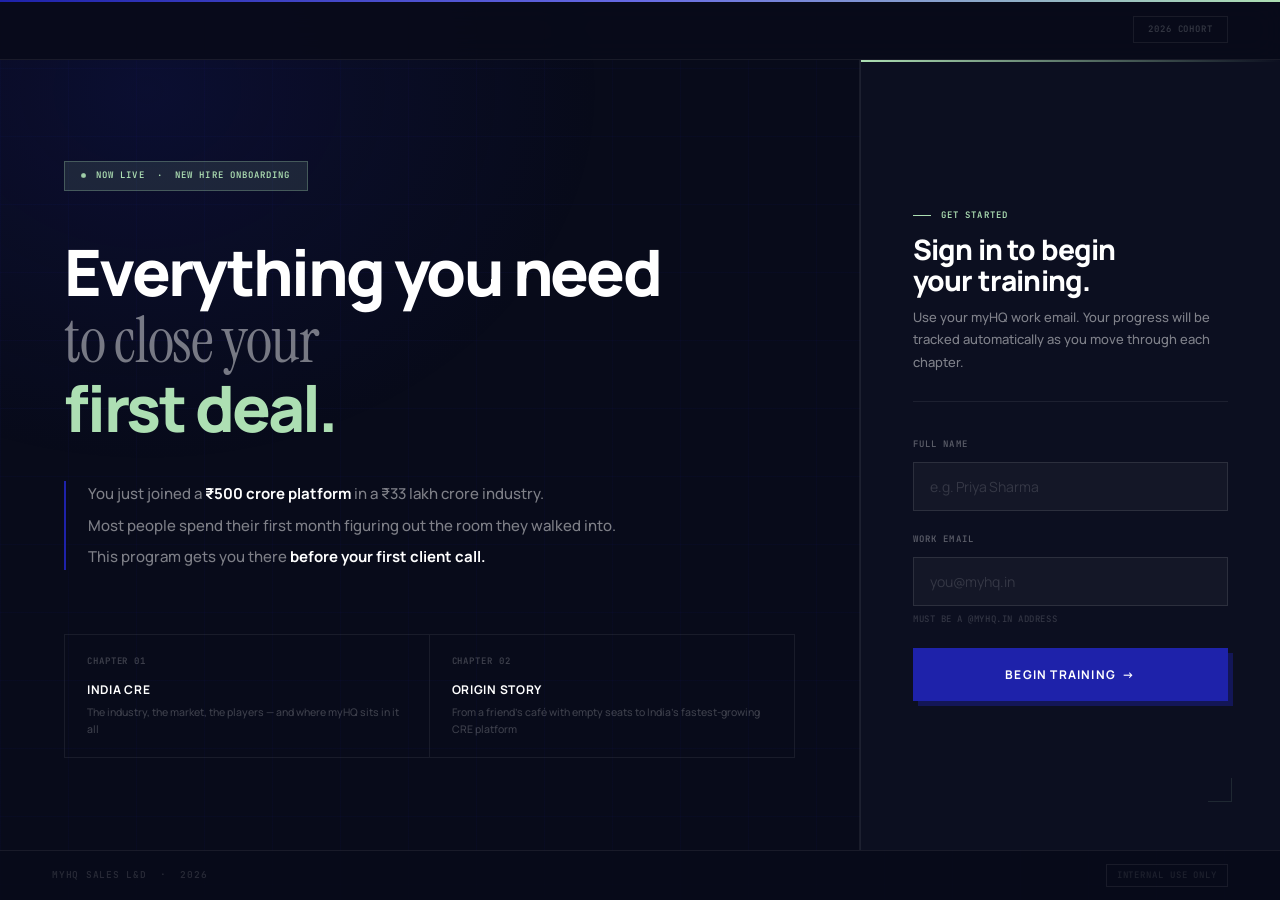
<file: index.html>
<!DOCTYPE html>
<html lang="en">
<head>
  <meta charset="UTF-8">
  <meta name="viewport" content="width=device-width, initial-scale=1.0">
  <meta http-equiv="refresh" content="0; url=landing.html">
  <title>myHQ Training</title>
  <style>body{font-family:system-ui,sans-serif;background:#080B1A;display:flex;align-items:center;justify-content:center;height:100vh;margin:0;}p{color:rgba(255,255,255,0.4);font-size:13px;}a{color:#ADDFB3;}</style>
</head>
<body>
  <p>Redirecting… <a href="landing.html">click here if not redirected</a></p>
</body>
</html>
</file>
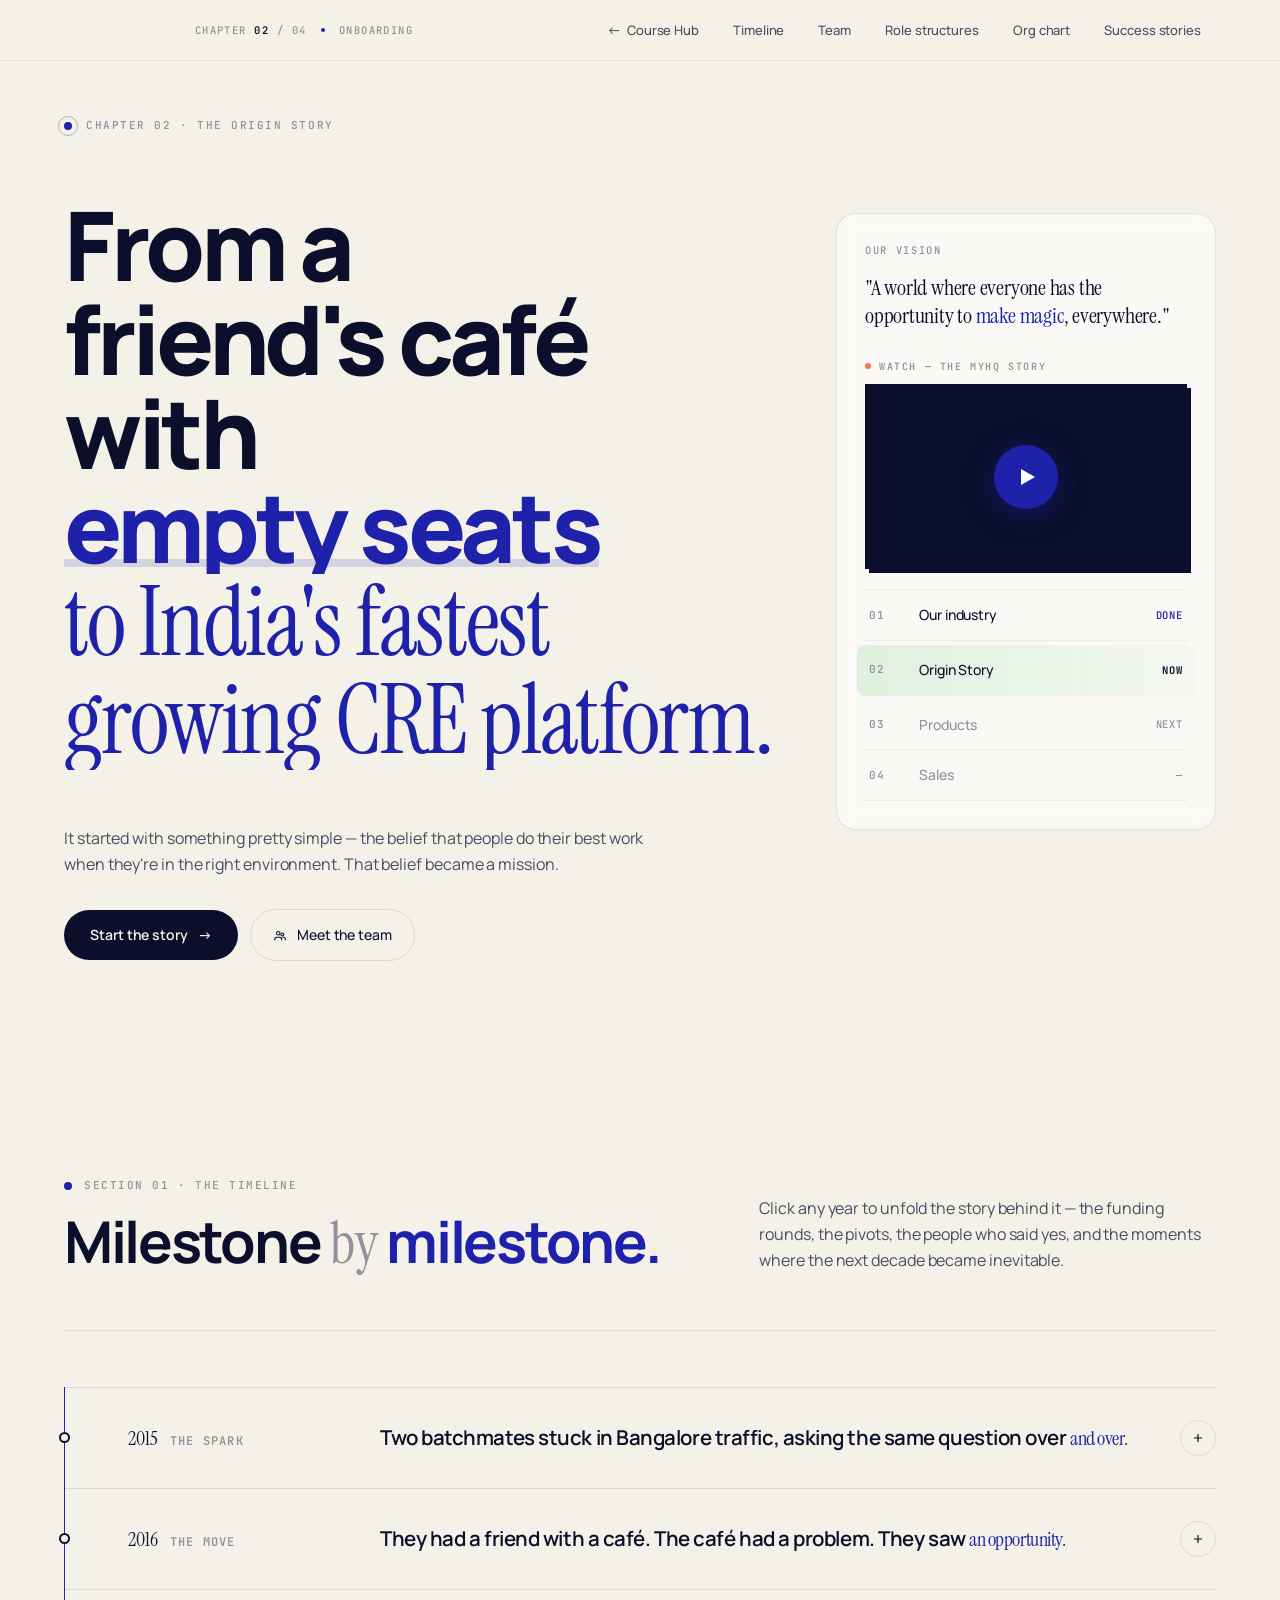
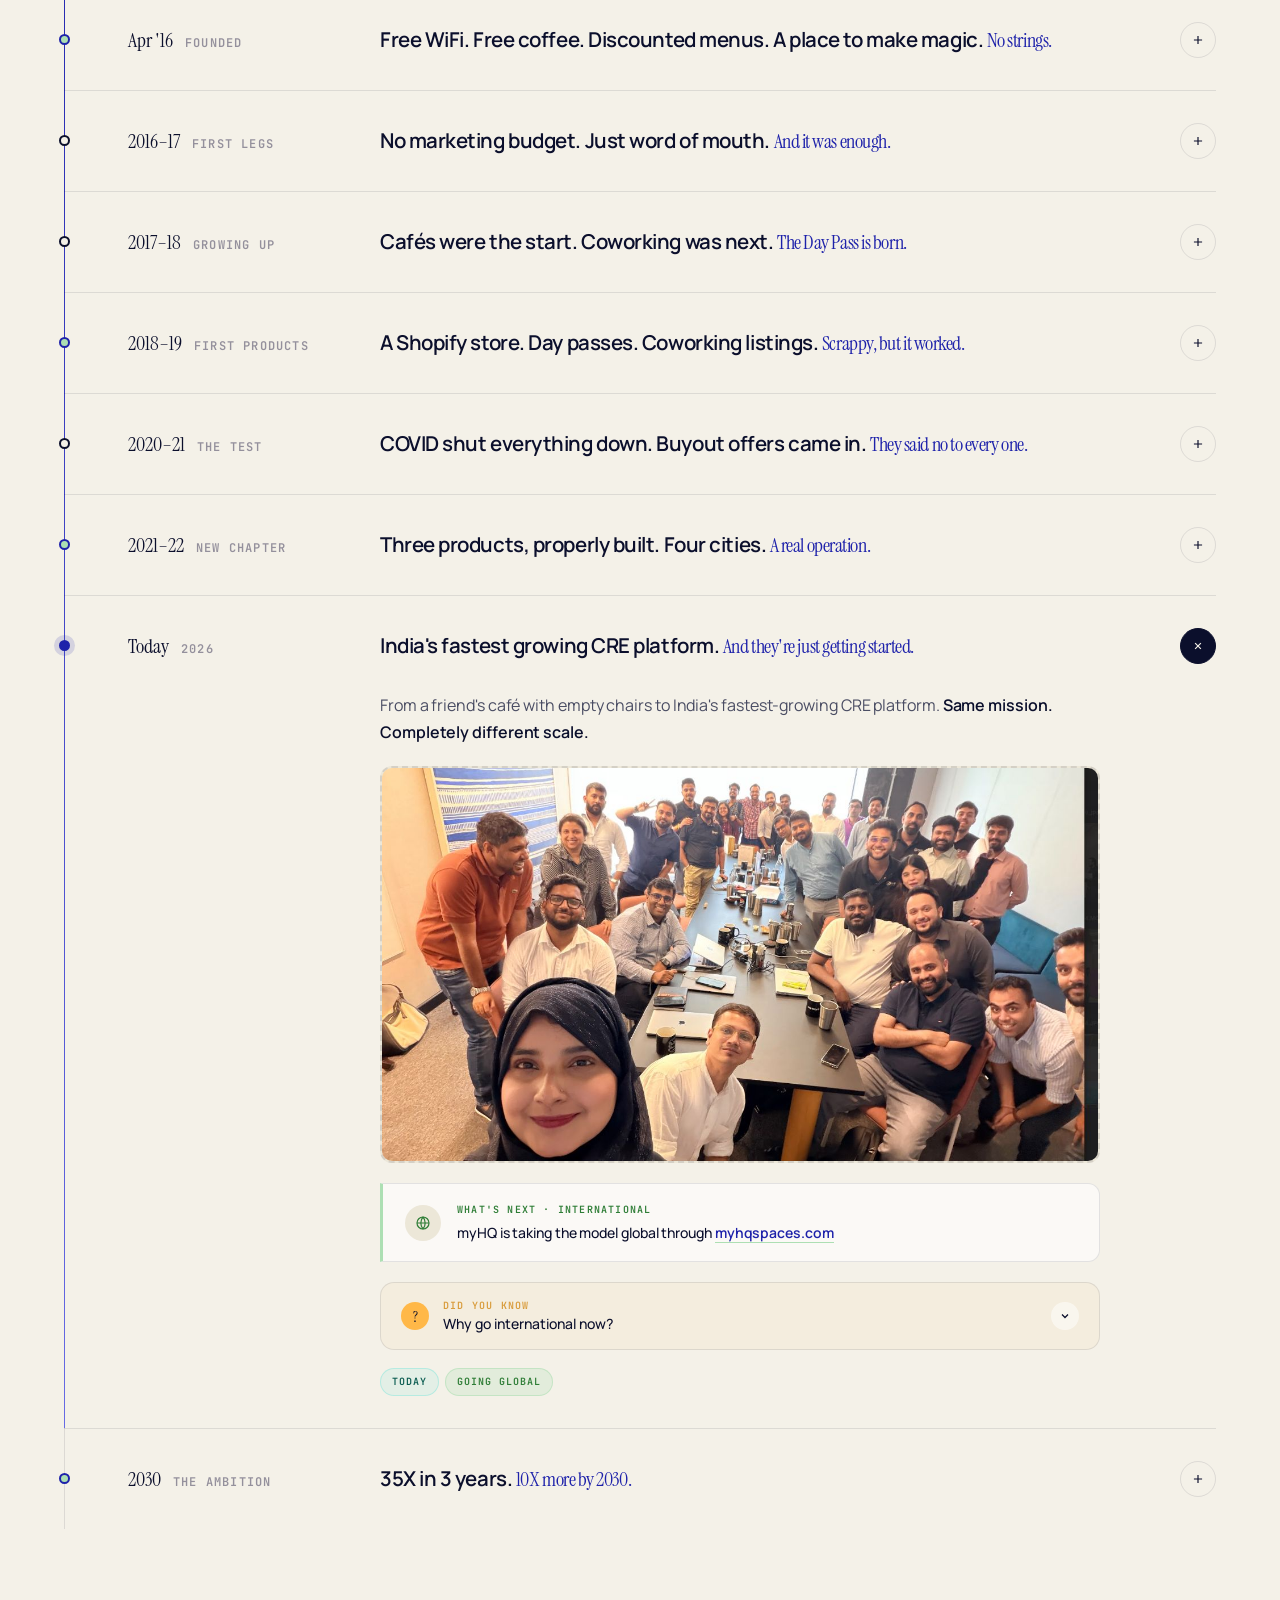
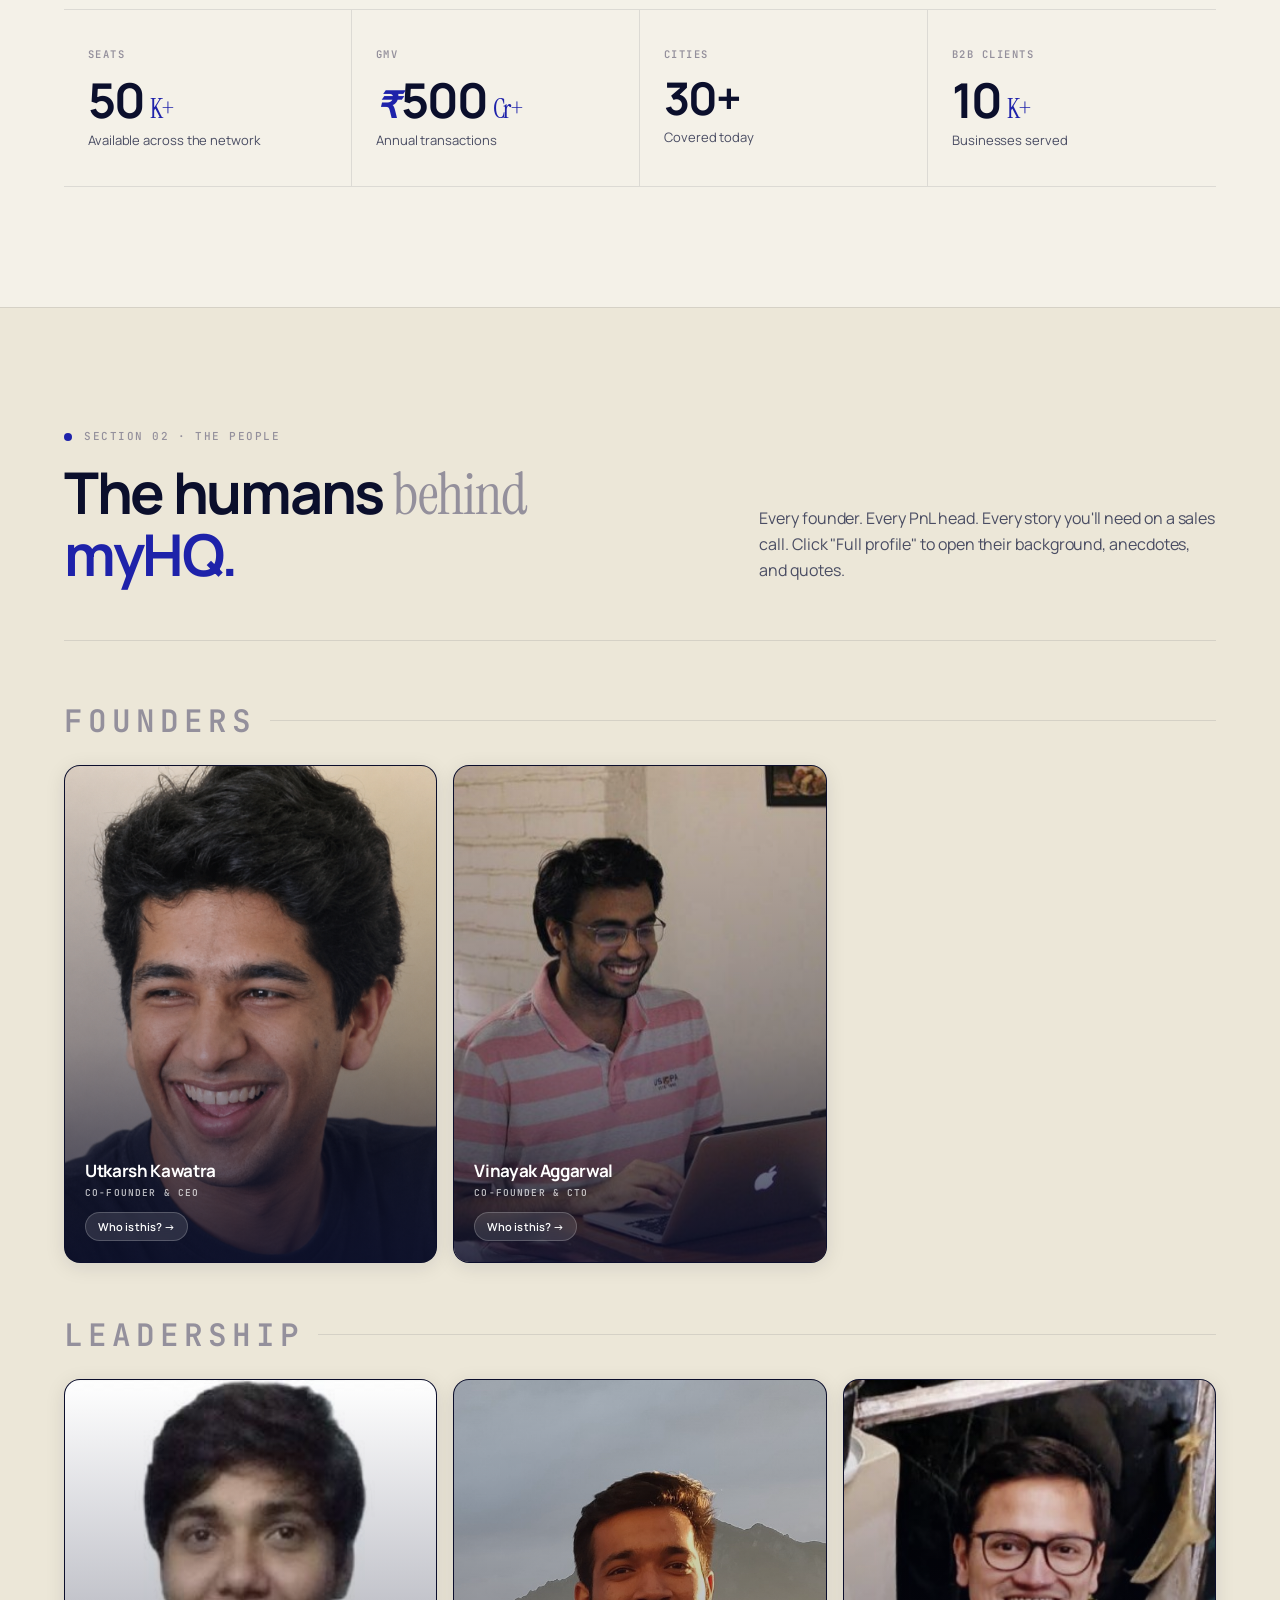
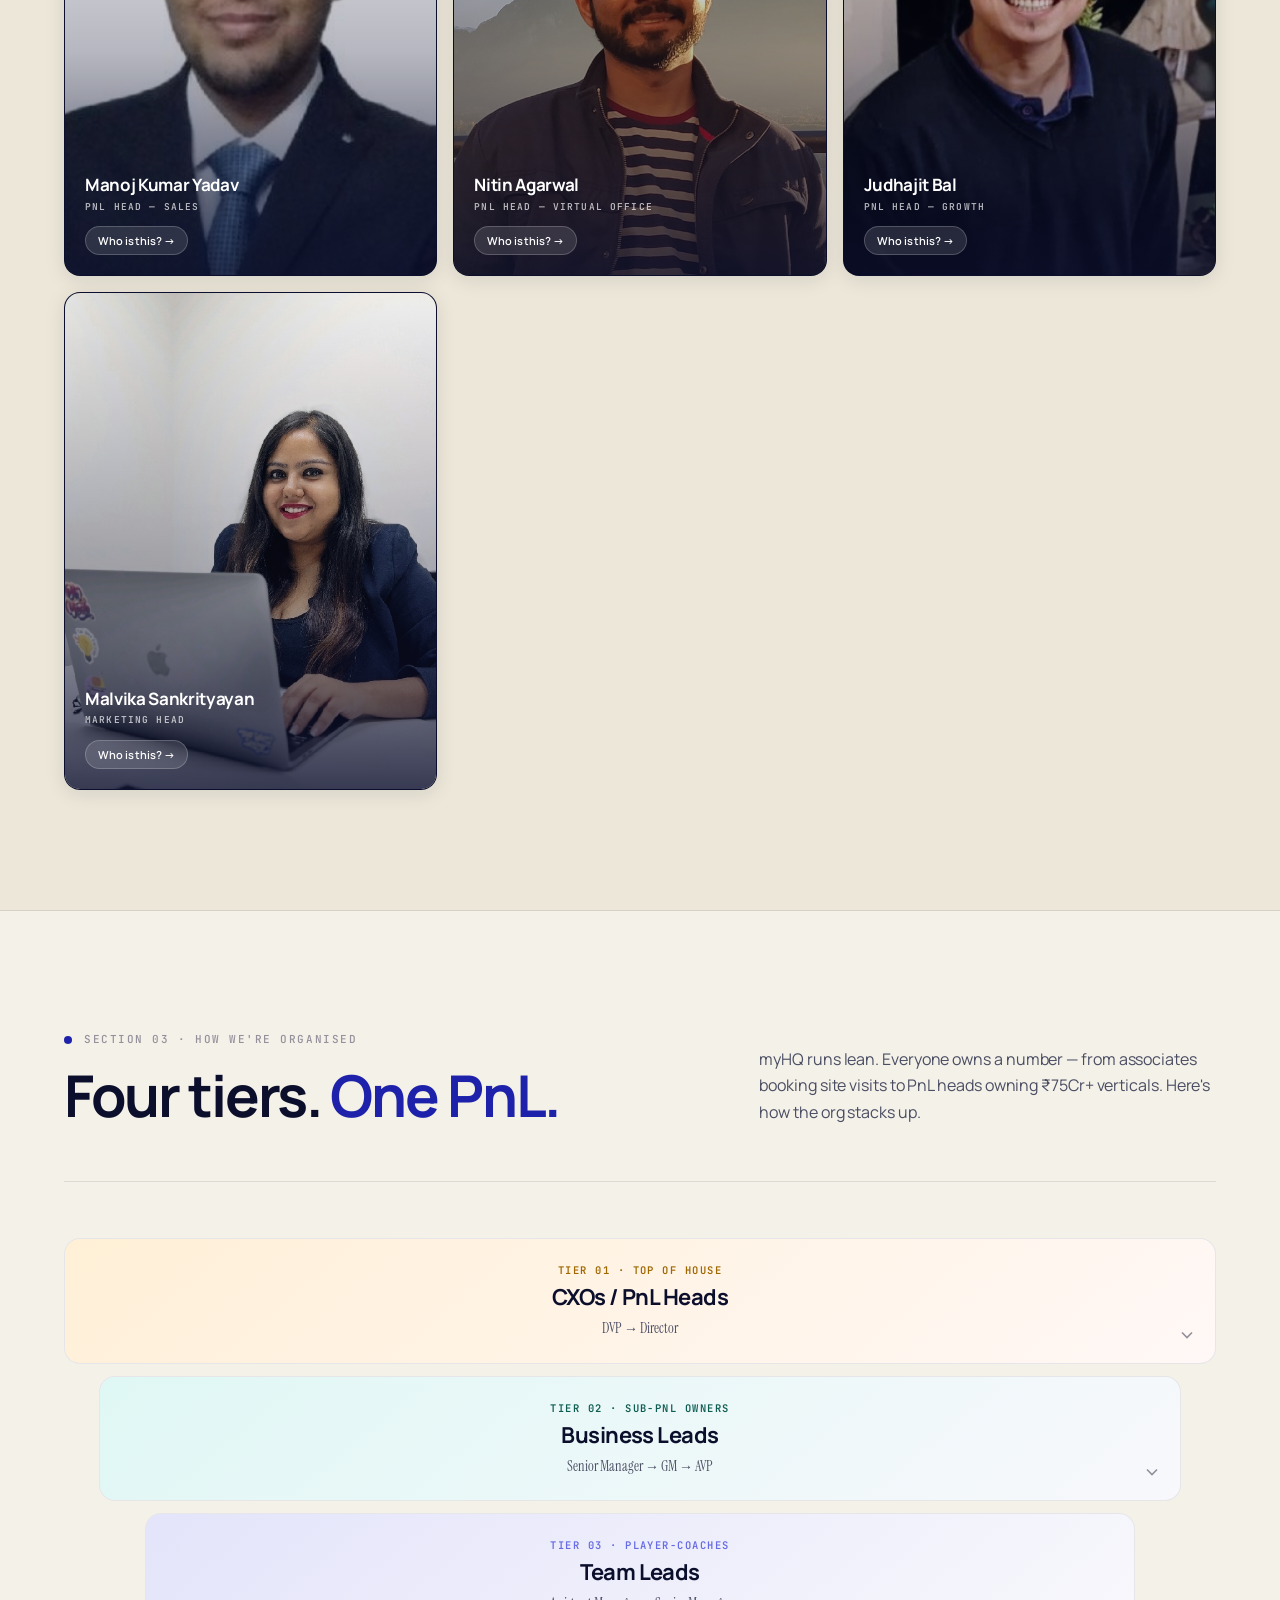
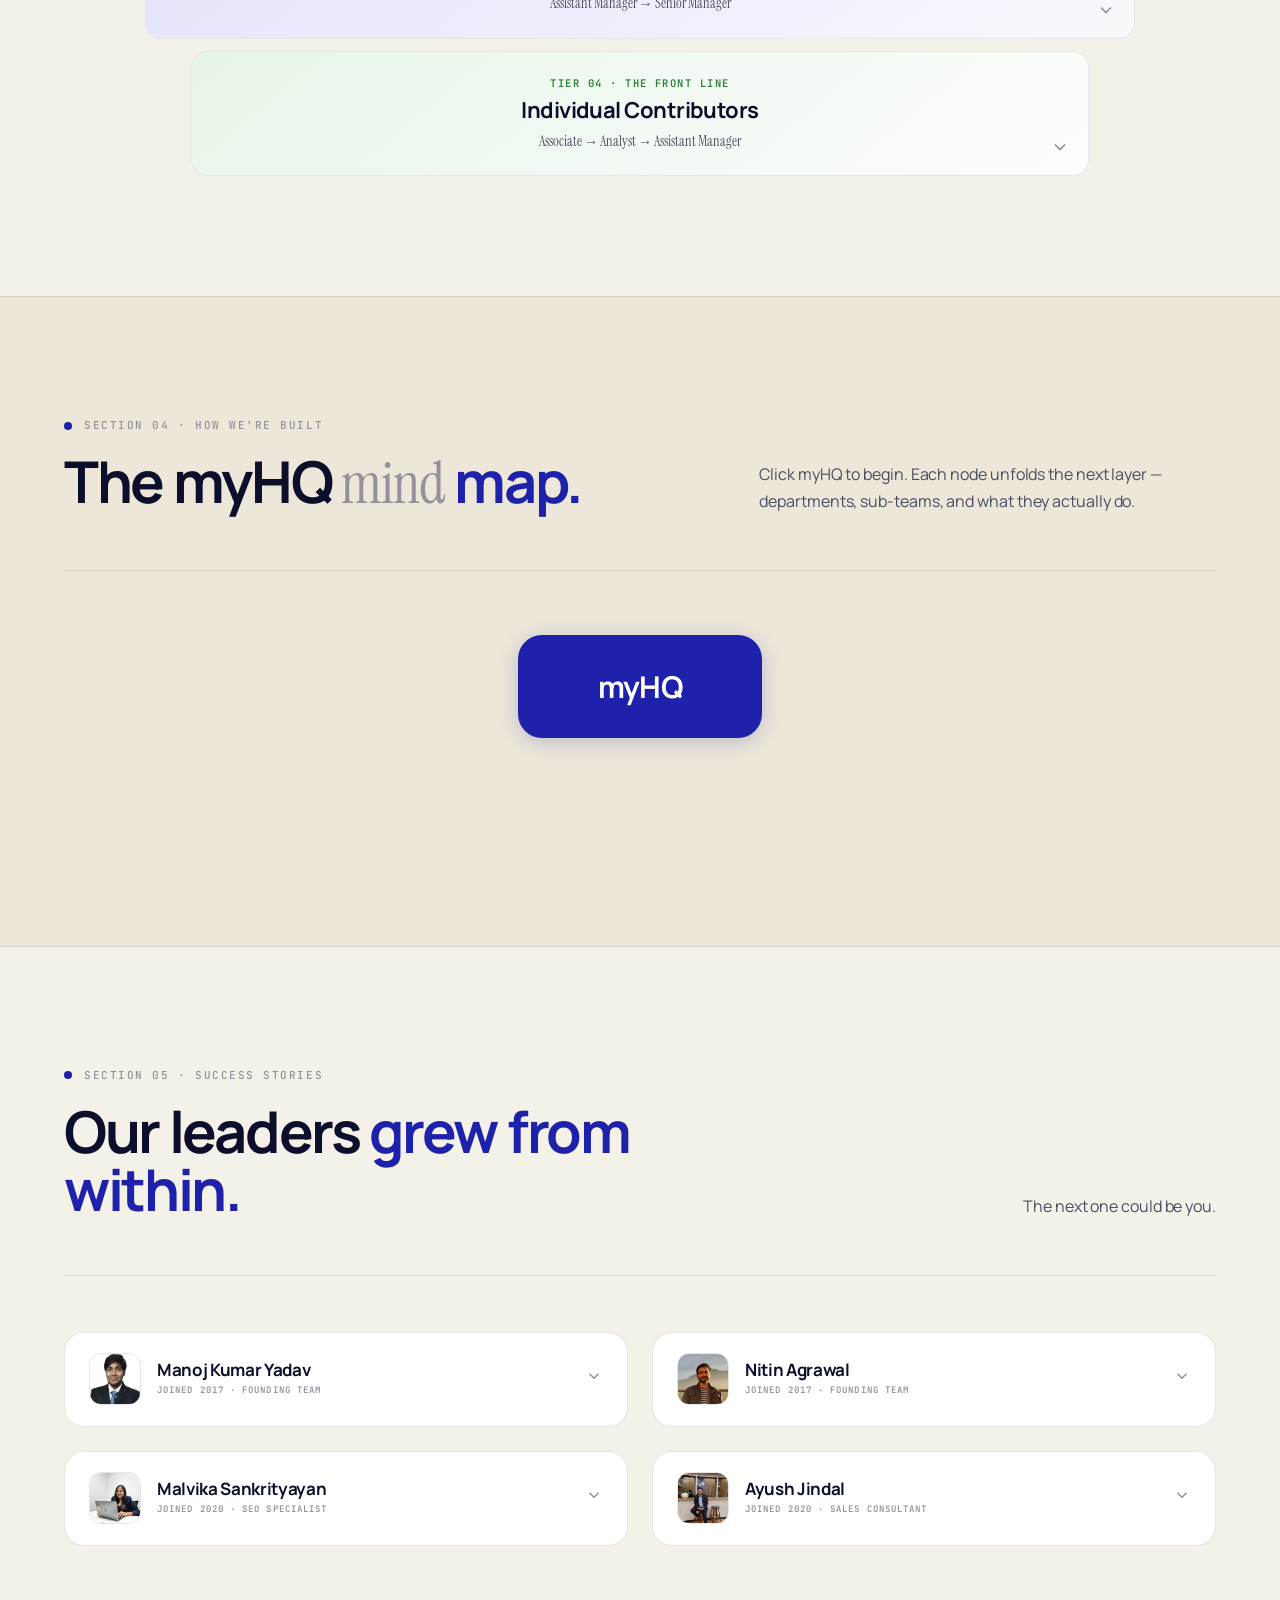
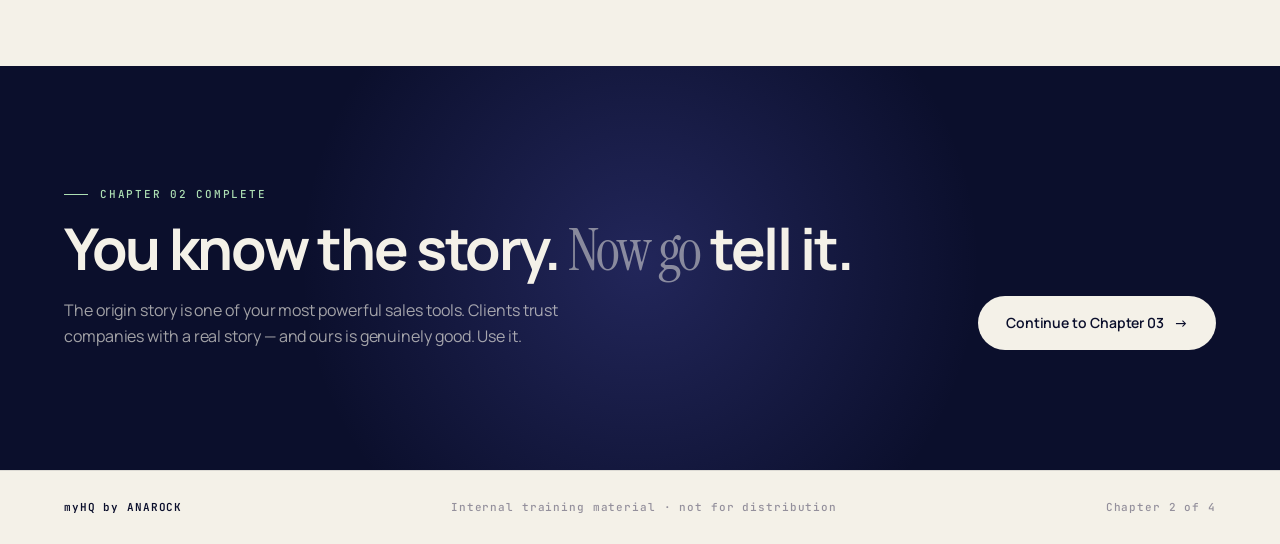
<file: chapter2.html>
<!DOCTYPE html>
<html lang="en">
<head>
  <meta charset="UTF-8">
  <meta name="viewport" content="width=device-width, initial-scale=1.0">
  <title>myHQ — Chapter 02: The Origin Story</title>

  <!-- Google Fonts -->
  <link rel="preconnect" href="https://fonts.googleapis.com">
  <link rel="preconnect" href="https://fonts.gstatic.com" crossorigin>
  <link href="https://fonts.googleapis.com/css2?family=Instrument+Serif:ital@0;1&family=JetBrains+Mono:wght@400;500;600&family=Manrope:wght@400;500;600;700;800&display=swap" rel="stylesheet">

  <!-- myHQ Design System -->

  <style>
    /* ═══════════════════════════════════════════════════════════
       CHAPTER 2 — PAGE-SPECIFIC OVERRIDES
       Only add styles here that are unique to this chapter.
       Everything shared goes in design-system.css or components.css
       ═══════════════════════════════════════════════════════════ */

    /* ── VIDEO LIGHTBOX ── */
    .vlb-overlay {
      display: none;
      position: fixed;
      inset: 0;
      z-index: 500;
      background: rgba(11,15,44,0.55);
      backdrop-filter: blur(10px);
      -webkit-backdrop-filter: blur(10px);
      align-items: center;
      justify-content: center;
    }
    .vlb-overlay.open { display: flex; }
    .vlb-card {
      background: var(--paper);
      border: 1px solid var(--hairline);
      border-radius: 20px;
      box-shadow: 0 32px 80px rgba(11,15,44,0.22);
      width: min(900px, 92vw);
      overflow: hidden;
      animation: vlbIn 0.3s var(--ease-out) forwards;
    }
    @keyframes vlbIn {
      from { opacity: 0; transform: translateY(16px) scale(0.98); }
      to   { opacity: 1; transform: translateY(0) scale(1); }
    }
    .vlb-header {
      display: flex;
      align-items: center;
      justify-content: space-between;
      padding: 18px 22px;
      border-bottom: 1px solid var(--hairline-2);
      background: var(--white);
    }
    .vlb-eyebrow {
      font-family: var(--mono);
      font-size: 9.5px;
      font-weight: 600;
      letter-spacing: 0.14em;
      text-transform: uppercase;
      color: var(--muted);
      margin-bottom: 4px;
    }
    .vlb-title {
      font-family: var(--sans);
      font-size: 15px;
      font-weight: 700;
      color: var(--ink);
      letter-spacing: -0.02em;
    }
    .vlb-actions {
      display: flex;
      gap: 6px;
      align-items: center;
    }
    .vlb-frame {
      position: relative;
      width: 100%;
      aspect-ratio: 16/9;
      background: var(--ink);
    }
    .vlb-frame iframe {
      position: absolute;
      inset: 0;
      width: 100%;
      height: 100%;
      border: none;
    }

    /* Hero video — lives in the right sidebar */
    .hero-video-wrap {
      width: 100%;
      margin-bottom: 20px;
    }
    .hero-video-eyebrow {
      font-family: var(--mono);
      font-size: 10px;
      font-weight: 600;
      letter-spacing: 0.16em;
      text-transform: uppercase;
      color: var(--muted);
      margin-bottom: 10px;
      display: flex;
      align-items: center;
      gap: 8px;
    }
    .hero-video-eyebrow::before {
      content: '';
      width: 6px;
      height: 6px;
      border-radius: 50%;
      background: var(--coral);
      display: inline-block;
      flex-shrink: 0;
    }
    .hero-video-frame {
      position: relative;
      width: 100%;
      padding-top: 56.25%; /* 16:9 ratio */
      border: 2.5px solid var(--ink);
      box-shadow: 4px 4px 0 var(--ink);
      background: var(--ink);
      overflow: hidden;
      transition: box-shadow 0.25s var(--ease), transform 0.25s var(--ease);
    }
    .hero-video-frame:hover {
      box-shadow: 6px 6px 0 var(--blue);
      transform: translate(-2px, -2px);
    }
    .hero-video-frame iframe {
      position: absolute;
      inset: 0;
      width: 100%;
      height: 100%;
      border: none;
    }

    /* ── PERSON CARDS — photo-first ── */
    .person-card.flat {
      position: relative;
      cursor: pointer;
      perspective: none;
      background: var(--ink);
      border: 1px solid var(--hairline);
      border-radius: 16px;
      box-shadow: 0 4px 20px rgba(11,15,44,0.10);
      overflow: hidden;
      aspect-ratio: 3/4;
      min-height: unset;
      transition: box-shadow 0.25s var(--ease), transform 0.25s var(--ease);
    }
    .person-card.flat:hover {
      box-shadow: 0 12px 36px rgba(11,15,44,0.18);
      transform: translateY(-3px);
    }
    /* Full-bleed photo */
    .person-card.flat .person-banner {
      position: absolute;
      inset: 0;
      height: 100%;
      border: none;
      background: var(--ink);
      overflow: hidden;
    }
    .person-card.flat .person-banner img {
      position: absolute;
      inset: 0;
      width: 100%;
      height: 100%;
      object-fit: cover;
      object-position: center top;
      transition: transform 0.5s var(--ease);
    }
    .person-card.flat:hover .person-banner img {
      transform: scale(1.04);
    }
    /* Gradient overlay at bottom */
    .person-card.flat .person-banner::after {
      content: '';
      position: absolute;
      inset: 0;
      background: linear-gradient(to top, rgba(11,15,44,0.82) 0%, rgba(11,15,44,0.3) 45%, transparent 100%);
    }
    /* Initials fallback (Utkarsh — no photo) */
    .person-card.flat .person-initials {
      position: absolute;
      inset: 0;
      width: 100%;
      height: 100%;
      border-radius: 0;
      background: linear-gradient(135deg, var(--blue) 0%, var(--ink) 100%);
      font-size: 48px;
      font-weight: 800;
      color: rgba(255,255,255,0.18);
      display: flex;
      align-items: center;
      justify-content: center;
      letter-spacing: -0.04em;
    }
    /* Body sits at the bottom over the gradient */
    .person-card.flat .person-body {
      position: absolute;
      bottom: 0;
      left: 0;
      right: 0;
      padding: 20px 20px 18px;
      z-index: 2;
      display: flex;
      flex-direction: column;
      gap: 0;
    }
    .person-card.flat .person-name {
      font-family: var(--sans);
      font-size: 17px;
      font-weight: 700;
      color: var(--white);
      letter-spacing: -0.02em;
      line-height: 1.2;
      margin-bottom: 4px;
    }
    .person-card.flat .person-role,
    .person-card.flat .person-role * {
      font-family: var(--mono);
      font-size: 9.5px;
      font-weight: 600;
      letter-spacing: 0.12em;
      text-transform: uppercase;
      color: rgba(255,255,255,0.7) !important;
      margin-bottom: 12px;
    }
    /* "Click to see who they are" hint */
    .person-card.flat .person-hint {
      display: inline-flex;
      align-items: center;
      gap: 6px;
      font-family: var(--sans);
      font-size: 11px;
      font-weight: 600;
      color: var(--white);
      background: rgba(255,255,255,0.12);
      border: 1px solid rgba(255,255,255,0.2);
      border-radius: 999px;
      padding: 5px 12px;
      backdrop-filter: blur(6px);
      -webkit-backdrop-filter: blur(6px);
      width: fit-content;
      transition: background 0.2s;
    }
    .person-card.flat:hover .person-hint {
      background: var(--blue);
      border-color: var(--blue);
    }
    /* hide everything else */
    .person-card.flat .person-pulse,
    .person-card.flat .person-tagline,
    .person-card.flat .person-inline-quote,
    .person-card.flat .person-chips,
    .person-card.flat .person-profile-btn { display: none; }

    .success-initials img {
      width: 100%;
      height: 100%;
      object-fit: cover;
      object-position: center top;
      border-radius: 10px;
    }
    .person-card.flat .person-role {
      color: var(--blue);
    }
    .person-card.flat .person-body {
      padding: 18px 20px 20px;
      display: flex;
      flex-direction: column;
      flex: 1;
    }

    /* Inline quote — replaces the flip-rear quote */
    .person-inline-quote {
      font-family: var(--serif);
      font-size: 13px;
      line-height: 1.55;
      color: var(--blue);
      border-left: 3px solid var(--blue);
      padding-left: 12px;
      margin: 0 0 14px 0;
    }

    /* Full profile button */
    .person-profile-btn {
      margin-top: auto;
      display: inline-block;
      font-family: var(--mono);
      font-size: 10.5px;
      font-weight: 600;
      letter-spacing: 0.08em;
      color: var(--blue);
      background: transparent;
      border: 2px solid var(--blue);
      padding: 7px 14px;
      cursor: pointer;
      transition: background 0.2s, color 0.2s;
      align-self: flex-start;
    }
    .person-profile-btn:hover {
      background: var(--blue);
      color: #fff;
    }

    /* ── 2030 AMBITION CARD ──────────────────────────────────── */
    .tl-item.ambition .tl-dot {
      background: var(--blue);
      border-color: var(--blue);
    }
    .ambition-context {
      font-size: 15px;
      color: var(--ink);
      margin-bottom: 20px;
    }

    /* Chart outer wrapper */
    .ambition-chart {
      display: flex;
      gap: 0;
      border: 2.5px solid var(--ink);
      box-shadow: 4px 4px 0 var(--ink);
      background: #fff;
      margin-bottom: 20px;
      overflow: hidden;
    }

    /* Y-axis column */
    .ab-yaxis {
      display: flex;
      flex-direction: column;
      justify-content: space-between;
      padding: 12px 8px 32px 10px;
      background: var(--light);
      border-right: 2px solid var(--ink);
      min-width: 72px;
      flex-shrink: 0;
    }
    .ab-ylabel {
      font-family: var(--mono);
      font-size: 9px;
      font-weight: 600;
      color: var(--blue);
      text-align: right;
      line-height: 1;
    }

    /* Chart area (gridlines + bars + curve) */
    .ab-chart-area {
      position: relative;
      flex: 1;
      padding: 12px 16px 0 8px;
    }

    /* Gridlines */
    .ab-grid {
      position: absolute;
      inset: 0;
      padding: 12px 16px 0 8px;
      display: flex;
      flex-direction: column;
      justify-content: space-between;
      pointer-events: none;
    }
    .ab-gridline {
      width: 100%;
      height: 1px;
      background: rgba(30,34,170,0.1);
    }
    .ab-gridline-zero {
      background: rgba(30,34,170,0.25);
    }

    /* Bars row */
    .ab-bars {
      position: relative;
      z-index: 2;
      display: flex;
      align-items: flex-end;
      gap: 10px;
      height: 240px;
      padding-bottom: 0;
    }
    .ab-col {
      flex: 1;
      display: flex;
      flex-direction: column;
      align-items: center;
      height: 100%;
      justify-content: flex-end;
      gap: 5px;
    }
    .ab-val-label {
      font-family: var(--mono);
      font-size: 9px;
      font-weight: 700;
      color: var(--blue);
      text-align: center;
      line-height: 1.2;
      white-space: nowrap;
    }
    .ab-bar {
      width: 100%;
      background: var(--blue);
      border: 2px solid var(--ink);
      height: 0;
      transition: height 1s cubic-bezier(0.22, 1, 0.36, 1);
    }
    .ab-col.projected .ab-bar {
      background: rgba(30,34,170,0.12);
      border: 2.5px dashed var(--blue);
    }
    .ab-label-bot {
      font-family: var(--mono);
      font-size: 9.5px;
      font-weight: 500;
      color: var(--muted);
      text-align: center;
      padding: 6px 0 10px;
      white-space: nowrap;
    }

    /* Mint growth curve SVG */
    .ab-curve {
      position: absolute;
      inset: 0;
      width: 100%;
      height: calc(100% - 28px); /* stop above x-axis labels */
      pointer-events: none;
      z-index: 3;
      top: 12px;
    }

    /* Driven by section */
    .ab-drivers { margin-bottom: 18px; }
    .ab-drivers-label {
      font-family: var(--mono);
      font-size: 10px;
      font-weight: 600;
      letter-spacing: 0.14em;
      text-transform: uppercase;
      color: var(--muted);
      margin-bottom: 10px;
    }
    .ab-pills { display: flex; flex-wrap: wrap; gap: 8px; }
    .ab-pill {
      display: flex;
      align-items: center;
      gap: 8px;
      padding: 8px 14px;
      border: 2.5px solid var(--ink);
      box-shadow: 3px 3px 0 var(--ink);
      background: #fff;
      font-family: var(--mono);
      font-size: 11px;
      font-weight: 600;
      color: var(--ink);
      transition: box-shadow 0.2s, transform 0.2s;
    }
    .ab-pill:hover {
      box-shadow: 5px 5px 0 var(--blue);
      transform: translate(-1px, -1px);
    }
    .ab-pill-icon { width: 18px; height: 18px; color: var(--blue); flex-shrink: 0; }
    .ab-pill-icon svg { width: 100%; height: 100%; }

    em, i { font-style: normal; }

    /* ── TIMELINE PHOTO PLACEHOLDER ── */
    .tl-photo {
      margin: 20px 0;
      border: 2.5px dashed var(--hairline);
      border-radius: 12px;
      overflow: hidden;
      background: var(--paper-2);
      position: relative;
    }
    .tl-photo img {
      width: 100%;
      height: 100%;
      object-fit: cover;
      display: block;
    }
    .tl-photo-empty {
      display: flex;
      flex-direction: column;
      align-items: center;
      justify-content: center;
      gap: 8px;
      height: 200px;
      color: var(--muted);
    }
    .tl-photo-empty svg {
      width: 28px; height: 28px;
      stroke: var(--muted);
      fill: none;
      opacity: 0.5;
    }
    .tl-photo-empty span {
      font-family: var(--mono);
      font-size: 10px;
      font-weight: 600;
      letter-spacing: 0.12em;
      text-transform: uppercase;
      opacity: 0.5;
    }
    .tl-event { font-size: 1.18em; }
    .tl-event em { font-weight: 700; font-family: var(--sans); }
  </style>

  <style id="design-system">
/* ═══════════════════════════════════════════════════
   myHQ Training Platform — Design System
   Tokens, base styles, typography, top nav
   ═══════════════════════════════════════════════════ */

/* ═══════════════════════════════════════════════════════════
   myHQ — Origin Story · elegant edition
   Brand tokens from myHQ_Brand_Guidelines.md
   ═══════════════════════════════════════════════════════════ */

:root {
  /* Brand palette */
  --blue:        #1E22AA;
  --blue-light:  #676BE4;
  --mint:        #ADDFB3;
  --teal:        #96E6DC;
  --coral:       #FF7351;
  --amber:       #FFB848;
  --peach:       #F4BEAA;

  /* Editorial neutrals */
  --paper:       #F4F1E8;   /* warm cream page */
  --paper-2:     #ECE7D8;   /* deeper cream for cards */
  --paper-3:     #E5DFCC;   /* darkest cream */
  --ink:         #0B0F2C;   /* near-black w/ blue undertone */
  --ink-2:       #2A2E4A;
  --body:        #4A4D63;
  --muted:       #94909C;
  --hairline:    rgba(11,15,44,0.10);
  --hairline-2:  rgba(11,15,44,0.06);
  --white:       #FFFFFF;

  /* Type */
  --sans:        'Manrope', 'Mont', system-ui, -apple-system, sans-serif;
  --serif:       'Instrument Serif', 'Times New Roman', serif;
  --mono:        'JetBrains Mono', ui-monospace, monospace;

  /* Motion */
  --ease:        cubic-bezier(0.22, 1, 0.36, 1);
  --ease-out:    cubic-bezier(0.16, 1, 0.3, 1);

  /* Layout */
  --pad-x:       clamp(20px, 5vw, 64px);
  --max:         1320px;
}

*, *::before, *::after { box-sizing: border-box; margin: 0; padding: 0; }
html { scroll-behavior: smooth; -webkit-font-smoothing: antialiased; -moz-osx-font-smoothing: grayscale; text-rendering: optimizeLegibility; }
body {
  font-family: var(--sans);
  background: var(--paper);
  color: var(--body);
  min-height: 100vh;
  overflow-x: hidden;
  font-size: 16px;
  line-height: 1.55;
  letter-spacing: -0.005em;
}

/* Page grain removed for standalone bundling */
body::before { content: none; }

::selection { background: var(--mint); color: var(--blue); }

/* ─────────────────────────────────────────────
   TOP NAV
   ───────────────────────────────────────────── */
.topnav {
  position: sticky;
  top: 0;
  z-index: 100;
  background: rgba(244, 241, 232, 0.85);
  backdrop-filter: blur(14px) saturate(1.4);
  -webkit-backdrop-filter: blur(14px) saturate(1.4);
  border-bottom: 1px solid var(--hairline-2);
}
.topnav-inner {
  max-width: var(--max);
  margin: 0 auto;
  padding: 0 var(--pad-x) 0 16px;
  height: 60px;
  display: grid;
  grid-template-columns: auto 1fr auto;
  align-items: center;
  gap: 24px;
}
.brand {
  display: flex; align-items: center; gap: 12px;
  font-weight: 700;
  font-size: 14px;
  color: var(--ink);
  letter-spacing: -0.01em;
  text-decoration: none;
}
.brand-mark {
  height: 42px;
  width: auto;
  display: block;
  object-fit: contain;
}

.nav-center {
  display: flex;
  align-items: center;
  justify-content: center;
  gap: 14px;
  font-family: var(--mono);
  font-size: 10.5px;
  font-weight: 500;
  letter-spacing: 0.14em;
  text-transform: uppercase;
  color: var(--muted);
}
.nav-center .chap-num { color: var(--ink); font-weight: 600; }
.nav-center .dot { width: 4px; height: 4px; border-radius: 50%; background: var(--blue); }

.nav-pills {
  display: flex;
  align-items: center;
  gap: 4px;
}
.nav-pill {
  font-family: var(--sans);
  font-size: 13px;
  font-weight: 500;
  padding: 8px 14px;
  border-radius: 999px;
  border: 1px solid transparent;
  background: transparent;
  color: var(--body);
  cursor: pointer;
  text-decoration: none;
  transition: all 0.2s var(--ease);
  white-space: nowrap;
}
.nav-pill:hover { background: rgba(11,15,44,0.05); color: var(--ink); }
.nav-pill.active {
  background: var(--ink);
  color: var(--paper);
}
.nav-pill.hub {
  font-size: 13px;
  color: var(--body);
  display: inline-flex;
  align-items: center;
  gap: 6px;
}
.nav-pill.hub::before { content: '←'; font-size: 14px; }
  </style>
  <style id="components">
/* ═══════════════════════════════════════════════════
   myHQ Training Platform — Components
   Hero, Timeline, People, Org, Modals, Footer
   ═══════════════════════════════════════════════════ */

/* ─────────────────────────────────────────────
   HERO
   ───────────────────────────────────────────── */
.hero {
  position: relative;
  padding: 56px var(--pad-x) 96px;
  overflow: hidden;
}
.hero-inner {
  max-width: var(--max);
  margin: 0 auto;
  display: grid;
  grid-template-columns: minmax(0, 1fr) 380px;
  gap: 56px;
  align-items: start;
}

/* Subtle cursor-tracked blob */
.hero-glow {
  position: absolute;
  width: 600px; height: 600px;
  background: radial-gradient(circle at center, rgba(103,107,228,0.18) 0%, transparent 60%);
  pointer-events: none;
  border-radius: 50%;
  filter: blur(40px);
  transform: translate(-50%, -50%);
  transition: opacity 0.4s var(--ease);
  opacity: 0;
  z-index: 0;
}
.hero:hover .hero-glow { opacity: 1; }

.hero-main { position: relative; z-index: 2; }

/* Eyebrow with chapter meta */
.hero-eyebrow {
  display: flex; align-items: center; gap: 14px;
  margin-bottom: 64px;
  font-family: var(--mono);
  font-size: 11px;
  font-weight: 500;
  letter-spacing: 0.14em;
  text-transform: uppercase;
  color: var(--muted);
}
.hero-eyebrow .dot {
  width: 8px; height: 8px;
  border-radius: 50%;
  background: var(--blue);
  position: relative;
}
.hero-eyebrow .dot::after {
  content: '';
  position: absolute; inset: -6px;
  border-radius: 50%;
  border: 1px solid var(--blue);
  opacity: 0.3;
  animation: dotRing 2.4s var(--ease) infinite;
}
@keyframes dotRing {
  0%   { transform: scale(0.6); opacity: 0.7; }
  100% { transform: scale(1.6); opacity: 0; }
}
.hero-eyebrow .sep {
  flex: 0 0 36px;
  height: 1px;
  background: var(--ink);
  opacity: 0.4;
}

/* The massive editorial headline */
.hero-h1 {
  font-family: var(--sans);
  font-size: clamp(2.8rem, 7.5vw, 6.5rem);
  font-weight: 800;
  line-height: 0.98;
  letter-spacing: -0.045em;
  color: var(--ink);
  margin-bottom: 0;
}
.hero-h1 .serif {
  font-family: var(--serif);
  font-weight: 400;
  font-style: normal;
  color: var(--muted);
  letter-spacing: -0.02em;
  line-height: 1.02;
  display: block;
}
.hero-h1 .blue {
  color: var(--blue);
  display: inline-block;
  position: relative;
}
.hero-h1 .blue::after {
  content: '';
  position: absolute;
  left: 0; right: 0;
  bottom: 0.08em;
  height: 0.08em;
  background: var(--blue);
  opacity: 0;
  transform: scaleX(0);
  transform-origin: left;
  transition: transform 0.6s var(--ease) 0.8s, opacity 0.2s ease 0.8s;
}
.hero-h1 .blue.lit::after { opacity: 0.15; transform: scaleX(1); }

/* fade-up word-line reveal */
.hero-line { display: block; overflow: hidden; }
.hero-line > span {
  display: inline-block;
  transform: translateY(110%);
  animation: lineUp 0.9s var(--ease-out) forwards;
}
.hero-line > span.serif { transform: translateY(110%); }
.hero-line:nth-child(1) > span { animation-delay: 0.05s; }
.hero-line:nth-child(2) > span { animation-delay: 0.18s; }
.hero-line:nth-child(3) > span { animation-delay: 0.32s; }
.hero-line:nth-child(4) > span { animation-delay: 0.48s; }
@keyframes lineUp {
  from { transform: translateY(110%); }
  to   { transform: translateY(0); }
}

/* Sub-paragraph + CTAs */
.hero-foot {
  margin-top: 56px;
  max-width: 580px;
  display: flex;
  flex-direction: column;
  gap: 32px;
}
.hero-sub {
  font-size: 16px;
  line-height: 1.6;
  color: var(--body);
  font-weight: 400;
  letter-spacing: -0.005em;
  opacity: 0;
  animation: fadeIn 0.8s var(--ease) forwards 0.7s;
}
.hero-sub strong { color: var(--ink); font-weight: 600; }
@keyframes fadeIn { from { opacity: 0; transform: translateY(8px); } to { opacity: 1; transform: translateY(0); } }

.hero-cta-row {
  display: flex; gap: 12px; align-items: center;
  flex-wrap: wrap;
  opacity: 0;
  animation: fadeIn 0.8s var(--ease) forwards 0.9s;
}
.btn-primary {
  font-family: var(--sans);
  font-size: 14px;
  font-weight: 600;
  padding: 14px 26px;
  background: var(--ink);
  color: var(--paper);
  border: none;
  border-radius: 999px;
  cursor: pointer;
  text-decoration: none;
  display: inline-flex; align-items: center; gap: 10px;
  transition: all 0.25s var(--ease);
  letter-spacing: -0.005em;
  position: relative;
  overflow: hidden;
}
.btn-primary .arrow {
  display: inline-block;
  transition: transform 0.3s var(--ease);
}
.btn-primary:hover { background: var(--blue); }
.btn-primary:hover .arrow { transform: translateX(4px); }

.btn-ghost {
  font-family: var(--sans);
  font-size: 14px;
  font-weight: 500;
  padding: 14px 22px;
  background: transparent;
  color: var(--ink);
  border: 1px solid var(--hairline);
  border-radius: 999px;
  cursor: pointer;
  text-decoration: none;
  display: inline-flex; align-items: center; gap: 10px;
  transition: all 0.25s var(--ease);
  letter-spacing: -0.005em;
}
.btn-ghost:hover { border-color: var(--ink); background: rgba(11,15,44,0.04); }
.btn-ghost svg { width: 14px; height: 14px; stroke: currentColor; fill: none; }

/* Right column — Vision + chapter steps */
.hero-side {
  position: sticky;
  top: 96px;
  border: 1px solid var(--hairline);
  border-radius: 20px;
  background: rgba(255,255,255,0.6);
  backdrop-filter: blur(10px);
  padding: 28px;
  z-index: 2;
  opacity: 0;
  transform: translateY(20px);
  animation: fadeIn 0.9s var(--ease) forwards 0.6s;
}
.hero-side-eyebrow {
  font-family: var(--mono);
  font-size: 10.5px;
  font-weight: 500;
  letter-spacing: 0.16em;
  text-transform: uppercase;
  color: var(--muted);
  margin-bottom: 16px;
}
.hero-vision {
  font-family: var(--serif);
  font-size: 22px;
  line-height: 1.28;
  color: var(--ink);
  letter-spacing: -0.01em;
  margin-bottom: 28px;
}
.hero-vision .accent {
  color: var(--blue);
}

.chap-list {
  display: flex;
  flex-direction: column;
  border-top: 1px solid var(--hairline-2);
}
.chap-row {
  display: grid;
  grid-template-columns: 36px 1fr auto;
  align-items: center;
  gap: 14px;
  padding: 14px 4px;
  border-bottom: 1px solid var(--hairline-2);
  font-size: 14px;
  font-weight: 500;
  color: var(--ink);
  transition: all 0.2s var(--ease);
  cursor: pointer;
  text-decoration: none;
}
.chap-row:hover { padding-left: 12px; }
.chap-row .num {
  font-family: var(--mono);
  font-size: 11px;
  font-weight: 600;
  color: var(--muted);
  letter-spacing: 0.05em;
}
.chap-row .status {
  font-family: var(--mono);
  font-size: 10.5px;
  font-weight: 500;
  letter-spacing: 0.08em;
  text-transform: uppercase;
  color: var(--muted);
}
.chap-row.done .status { color: var(--blue); }
.chap-row.now {
  background: linear-gradient(90deg, rgba(173,223,179,0.35) 0%, rgba(173,223,179,0.08) 100%);
  border-radius: 8px;
  margin: 4px -8px;
  padding: 14px 12px;
  border-bottom-color: transparent;
}
.chap-row.now .status { color: var(--ink); font-weight: 700; }
.chap-row.upcoming { color: var(--muted); }

@media (max-width: 960px) {
  .hero-inner { grid-template-columns: 1fr; gap: 40px; }
  .hero-side { position: relative; top: 0; }
  .hero-eyebrow { margin-bottom: 36px; }
  .hero-foot { margin-top: 36px; }
}

/* ─────────────────────────────────────────────
   SECTION HEADER (reusable)
   ───────────────────────────────────────────── */
.section {
  position: relative;
  padding: 120px var(--pad-x);
  max-width: var(--max);
  margin: 0 auto;
}
.section + .section { padding-top: 0; }
.section-head {
  display: grid;
  grid-template-columns: minmax(0, 1.4fr) minmax(0, 1fr);
  gap: 56px;
  align-items: end;
  padding-bottom: 56px;
  border-bottom: 1px solid var(--hairline);
  margin-bottom: 56px;
}
.section-eyebrow {
  font-family: var(--mono);
  font-size: 11px;
  font-weight: 500;
  letter-spacing: 0.14em;
  text-transform: uppercase;
  color: var(--muted);
  margin-bottom: 18px;
  display: flex;
  align-items: center;
  gap: 12px;
}
.section-eyebrow::before {
  content: '';
  width: 8px; height: 8px;
  background: var(--blue);
  border-radius: 50%;
}
.section-h2 {
  font-family: var(--sans);
  font-size: clamp(2.2rem, 4.5vw, 4rem);
  font-weight: 700;
  color: var(--ink);
  letter-spacing: -0.04em;
  line-height: 1.02;
  margin-bottom: 0;
}
.section-h2 .serif {
  font-family: var(--serif);
  font-weight: 400;
  color: var(--muted);
  letter-spacing: -0.02em;
}
.section-h2 .blue { color: var(--blue); }
.section-sub {
  font-size: 16px;
  line-height: 1.65;
  color: var(--body);
  max-width: 480px;
  justify-self: end;
}

@media (max-width: 880px) {
  .section { padding: 80px var(--pad-x); }
  .section-head { grid-template-columns: 1fr; gap: 24px; padding-bottom: 36px; margin-bottom: 36px; }
  .section-sub { justify-self: start; }
}

/* ─────────────────────────────────────────────
   TIMELINE — editorial
   ───────────────────────────────────────────── */
.tl-wrap { position: relative; }
.tl-rail {
  position: absolute;
  left: 0;
  top: 0; bottom: 0;
  width: 1px;
  background: var(--hairline);
}
.tl-rail-fill {
  position: absolute;
  left: 0; top: 0;
  width: 100%;
  background: linear-gradient(180deg, var(--blue) 0%, var(--blue-light) 100%);
  transition: height 0.4s var(--ease);
}

.tl-item {
  position: relative;
  padding: 32px 0 32px 64px;
  border-top: 1px solid var(--hairline);
  cursor: pointer;
  transition: background 0.25s var(--ease);
}
.tl-item:first-child { border-top: none; }
.tl-item:hover { background: rgba(11,15,44,0.015); }
.tl-item:hover .tl-num { color: var(--blue); transform: translateX(-4px); }

.tl-dot {
  position: absolute;
  left: -5px;
  top: 44px;
  width: 11px; height: 11px;
  border-radius: 50%;
  background: var(--paper);
  border: 2px solid var(--ink);
  transition: all 0.3s var(--ease);
  z-index: 2;
}
.tl-item:hover .tl-dot {
  background: var(--blue);
  border-color: var(--blue);
  transform: scale(1.4);
}
.tl-item.active .tl-dot {
  background: var(--blue);
  border-color: var(--blue);
  box-shadow: 0 0 0 5px rgba(30,34,170,0.15);
}
.tl-item.milestone .tl-dot { border-color: var(--blue); background: var(--mint); }
.tl-item.milestone.active .tl-dot { background: var(--blue); }

.tl-head {
  display: grid;
  grid-template-columns: 220px 1fr auto;
  gap: 32px;
  align-items: baseline;
}
.tl-num {
  font-family: var(--mono);
  font-size: 12px;
  font-weight: 600;
  letter-spacing: 0.1em;
  text-transform: uppercase;
  color: var(--muted);
  white-space: nowrap;
  transition: all 0.3s var(--ease);
}
.tl-num .year {
  font-family: var(--serif);
  font-weight: 400;
  font-size: 20px;
  color: var(--ink);
  text-transform: none;
  letter-spacing: 0;
  margin-right: 12px;
}
.tl-event {
  font-family: var(--sans);
  font-size: clamp(1.2rem, 1.6vw, 1.55rem);
  font-weight: 600;
  color: var(--ink);
  line-height: 1.25;
  letter-spacing: -0.022em;
  text-wrap: balance;
}
.tl-event em {
  font-family: var(--serif);
  font-weight: 400;
  color: var(--muted);
}
.tl-toggle {
  width: 36px; height: 36px;
  border-radius: 50%;
  border: 1px solid var(--hairline);
  background: transparent;
  display: grid; place-items: center;
  color: var(--ink);
  cursor: pointer;
  transition: all 0.3s var(--ease);
  flex-shrink: 0;
}
.tl-toggle svg { width: 14px; height: 14px; stroke: currentColor; fill: none; transition: transform 0.4s var(--ease); }
.tl-item.active .tl-toggle { background: var(--ink); color: var(--paper); border-color: var(--ink); }
.tl-item.active .tl-toggle svg { transform: rotate(45deg); }

.tl-body {
  max-height: 0;
  overflow: hidden;
  transition: max-height 0.6s var(--ease), opacity 0.4s var(--ease);
  opacity: 0;
  margin-left: 252px;
}
.tl-item.active .tl-body { max-height: 4000px; opacity: 1; }
.tl-body-inner { padding-top: 28px; max-width: 720px; }
.tl-detail p {
  font-size: 16px;
  line-height: 1.7;
  color: var(--body);
  margin-bottom: 16px;
}
.tl-detail p strong { color: var(--ink); font-weight: 600; }
.tl-detail p em { font-family: var(--serif); color: var(--ink-2); }

/* Funding callout — refined */
.funding-callout {
  display: grid;
  grid-template-columns: auto 1fr;
  gap: 16px;
  align-items: center;
  padding: 18px 22px;
  background: rgba(255,255,255,0.6);
  border: 1px solid var(--hairline);
  border-left: 3px solid var(--blue);
  border-radius: 0 12px 12px 0;
  margin: 20px 0;
}
.funding-callout.intl { border-left-color: var(--mint); }
.funding-callout-icon {
  width: 36px; height: 36px;
  border-radius: 50%;
  background: var(--paper-2);
  display: grid; place-items: center;
  color: var(--blue);
}
.funding-callout-icon svg { width: 16px; height: 16px; stroke: currentColor; fill: none; }
.funding-callout-year {
  font-family: var(--mono);
  font-size: 10px;
  font-weight: 600;
  letter-spacing: 0.12em;
  text-transform: uppercase;
  color: var(--blue);
  display: block;
  margin-bottom: 4px;
}
.funding-callout.intl .funding-callout-year { color: #2e7d36; }
.funding-callout-names {
  font-size: 14px;
  color: var(--ink);
  font-weight: 500;
}

/* DYK inline reveal */
.tl-dyk {
  margin: 20px 0 4px;
  border: 1px solid var(--hairline);
  border-radius: 14px;
  background: rgba(255,184,72,0.06);
  overflow: hidden;
  transition: all 0.3s var(--ease);
}
.tl-dyk:hover { background: rgba(255,184,72,0.10); }
.tl-dyk-trigger {
  width: 100%;
  display: grid;
  grid-template-columns: auto 1fr auto;
  align-items: center;
  gap: 14px;
  padding: 16px 20px;
  background: transparent;
  border: none;
  cursor: pointer;
  text-align: left;
  font-family: var(--sans);
}
.tl-dyk-icon {
  width: 28px; height: 28px;
  border-radius: 50%;
  background: var(--amber);
  display: grid; place-items: center;
  color: var(--ink);
  font-family: var(--serif);
  font-size: 16px;
  font-weight: 400;
}
.tl-dyk-icon svg { width: 14px; height: 14px; stroke: currentColor; fill: none; stroke-width: 2; }
.tl-dyk-label {
  font-family: var(--mono);
  font-size: 10px;
  font-weight: 600;
  letter-spacing: 0.12em;
  text-transform: uppercase;
  color: var(--amber);
  filter: brightness(0.85);
  display: block;
  margin-bottom: 2px;
}
.tl-dyk-teaser {
  font-size: 14px;
  color: var(--ink);
  font-weight: 500;
}
.tl-dyk-chevron {
  width: 28px; height: 28px;
  border-radius: 50%;
  background: rgba(255,255,255,0.5);
  display: grid; place-items: center;
  color: var(--ink);
  flex-shrink: 0;
  transition: transform 0.4s var(--ease);
}
.tl-dyk-chevron svg { width: 12px; height: 12px; stroke: currentColor; fill: none; stroke-width: 2.5; }
.tl-dyk.open .tl-dyk-chevron { transform: rotate(180deg); background: var(--amber); }

.tl-dyk-body {
  max-height: 0; overflow: hidden;
  transition: max-height 0.5s var(--ease), padding 0.3s var(--ease);
  padding: 0 22px;
}
.tl-dyk.open .tl-dyk-body { max-height: 600px; padding: 0 22px 20px; }
.tl-dyk-body p {
  font-size: 14.5px;
  line-height: 1.7;
  color: var(--body);
  font-weight: 400;
}
.tl-dyk-body p strong { color: var(--ink); font-weight: 600; }

/* Verticals grid (inside timeline) */
.verticals-grid {
  display: grid;
  grid-template-columns: 1fr 1fr;
  gap: 10px;
  margin: 20px 0;
}
.vertical-card {
  position: relative;
  padding: 18px 20px;
  background: var(--white);
  border: 1px solid var(--hairline);
  border-radius: 12px;
  transition: all 0.25s var(--ease);
  cursor: pointer;
}
.vertical-card:hover {
  border-color: var(--ink);
  transform: translateY(-2px);
  box-shadow: 0 8px 24px rgba(11,15,44,0.06);
}
.vertical-card-label {
  font-family: var(--mono);
  font-size: 9.5px;
  font-weight: 600;
  letter-spacing: 0.14em;
  text-transform: uppercase;
  color: var(--muted);
  margin-bottom: 6px;
}
.vertical-card-arrow {
  font-size: 12px;
  color: var(--muted);
  margin-bottom: 2px;
}
.vertical-card-name {
  font-size: 16px;
  font-weight: 600;
  color: var(--ink);
  letter-spacing: -0.015em;
  margin-bottom: 4px;
}
.vertical-card-desc {
  font-size: 13px;
  color: var(--body);
  line-height: 1.5;
}
.vertical-card::after {
  content: '↗';
  position: absolute;
  top: 14px; right: 16px;
  font-size: 14px;
  color: var(--muted);
  transition: all 0.2s var(--ease);
}
.vertical-card:hover::after { color: var(--blue); transform: translate(2px, -2px); }

/* Content slot (placeholders) */
.content-slot-text {
  margin: 20px 0;
  padding: 18px 20px;
  border: 1px dashed var(--hairline);
  border-radius: 12px;
  background: rgba(255,255,255,0.4);
  display: flex;
  gap: 14px;
  align-items: flex-start;
}
.content-slot-text::before {
  content: '✎';
  font-family: var(--serif);
  font-size: 18px;
  color: var(--muted);
  line-height: 1;
}
.content-slot-text .slot-label {
  font-family: var(--mono);
  font-size: 10px;
  font-weight: 600;
  letter-spacing: 0.12em;
  text-transform: uppercase;
  color: var(--muted);
  display: block;
  margin-bottom: 6px;
}
.content-slot-text .slot-hint {
  font-size: 13px;
  color: var(--body);
  line-height: 1.6;
}

/* Badges */
.tl-badges { display: flex; flex-wrap: wrap; gap: 6px; margin-top: 18px; }
.tl-badge {
  font-family: var(--mono);
  font-size: 10px;
  font-weight: 600;
  letter-spacing: 0.1em;
  text-transform: uppercase;
  padding: 5px 11px;
  border-radius: 999px;
  border: 1px solid;
}
.badge-teal  { background: rgba(150,230,220,0.18); color: #0d5d52; border-color: rgba(150,230,220,0.6); }
.badge-mint  { background: rgba(173,223,179,0.25); color: #2e7d36; border-color: rgba(173,223,179,0.55); }
.badge-blue  { background: rgba(30,34,170,0.06);   color: var(--blue); border-color: rgba(30,34,170,0.25); }
.badge-coral { background: rgba(255,115,81,0.10);  color: #c94020; border-color: rgba(255,115,81,0.3); }
.badge-amber { background: rgba(255,184,72,0.12);  color: #a06800; border-color: rgba(255,184,72,0.35); }
.badge-white { background: var(--white); color: var(--ink); border-color: var(--hairline); }

/* Stats row */
.tl-stats {
  display: grid;
  grid-template-columns: repeat(4, 1fr);
  gap: 0;
  margin-top: 80px;
  border-top: 1px solid var(--hairline);
  border-bottom: 1px solid var(--hairline);
}
.stat-card {
  padding: 36px 24px;
  border-right: 1px solid var(--hairline);
  text-align: left;
}
.stat-card:last-child { border-right: none; }
.stat-label {
  font-family: var(--mono);
  font-size: 10.5px;
  font-weight: 600;
  letter-spacing: 0.14em;
  text-transform: uppercase;
  color: var(--muted);
  display: block;
  margin-bottom: 14px;
}
.stat-num {
  font-family: var(--sans);
  font-size: clamp(2rem, 4vw, 3rem);
  font-weight: 700;
  color: var(--ink);
  letter-spacing: -0.04em;
  line-height: 1;
  margin-bottom: 6px;
  display: flex;
  align-items: baseline;
  gap: 2px;
}
.stat-num.placeholder {
  font-family: var(--serif);
  font-weight: 400;
  font-size: 1.6rem;
  color: var(--muted);
}
.stat-suffix {
  font-family: var(--serif);
  font-weight: 400;
  font-size: 0.55em;
  color: var(--blue);
  margin-left: 4px;
}
.stat-foot {
  font-size: 13px;
  color: var(--body);
  font-weight: 400;
}

@media (max-width: 880px) {
  .tl-head { grid-template-columns: 1fr auto; }
  .tl-num { grid-column: 1 / -1; margin-bottom: 10px; }
  .tl-body { margin-left: 0; }
  .tl-item { padding-left: 32px; }
  .tl-stats { grid-template-columns: 1fr 1fr; }
  .stat-card:nth-child(2) { border-right: none; }
  .stat-card:nth-child(1), .stat-card:nth-child(2) { border-bottom: 1px solid var(--hairline); }
  .verticals-grid { grid-template-columns: 1fr; }
}

/* ─────────────────────────────────────────────
   PEOPLE
   ───────────────────────────────────────────── */
.people-section {
  background: var(--paper-2);
  border-top: 1px solid var(--hairline);
  border-bottom: 1px solid var(--hairline);
}
.team-group-label {
  font-family: var(--mono);
  font-size: 11px;
  font-weight: 600;
  letter-spacing: 0.16em;
  text-transform: uppercase;
  color: var(--muted);
  margin: 48px 0 20px;
  display: flex; align-items: center; gap: 14px;
}
.team-group-label::after {
  content: '';
  flex: 1;
  height: 1px;
  background: var(--hairline);
}
.team-group-label:first-of-type { margin-top: 0; }

.team-grid {
  display: grid;
  grid-template-columns: repeat(auto-fill, minmax(280px, 1fr));
  gap: 16px;
}

.person-card {
  position: relative;
  min-height: 320px;
  cursor: pointer;
  perspective: 1400px;
  background: transparent;
}
.person-inner {
  position: relative;
  width: 100%;
  min-height: 320px;
  transition: transform 0.8s var(--ease);
  transform-style: preserve-3d;
}
.person-card.flipped .person-inner { transform: rotateY(180deg); }

.person-face, .person-rear {
  position: absolute;
  inset: 0;
  width: 100%;
  min-height: 320px;
  -webkit-backface-visibility: hidden;
  backface-visibility: hidden;
  border-radius: 20px;
  background: var(--white);
  border: 1px solid var(--hairline);
  overflow: hidden;
  display: flex;
  flex-direction: column;
  transition: all 0.3s var(--ease);
}
.person-card:hover .person-face {
  transform: translateY(-3px);
  box-shadow: 0 12px 32px rgba(11,15,44,0.08);
  border-color: var(--ink);
}

.person-banner {
  position: relative;
  height: 110px;
  overflow: hidden;
  display: grid; place-items: center;
  border-bottom: 1px solid var(--hairline-2);
  background: linear-gradient(135deg, rgba(173,223,179,0.30) 0%, rgba(173,223,179,0.06) 100%);
}
.person-card.teal   .person-banner { background: linear-gradient(135deg, rgba(150,230,220,0.32) 0%, rgba(30,34,170,0.04) 100%); }
.person-card.coral  .person-banner { background: linear-gradient(135deg, rgba(255,115,81,0.20) 0%, rgba(255,115,81,0.03) 100%); }
.person-card.mint   .person-banner { background: linear-gradient(135deg, rgba(173,223,179,0.35) 0%, rgba(173,223,179,0.05) 100%); }
.person-card.growth .person-banner { background: linear-gradient(135deg, rgba(103,107,228,0.20) 0%, rgba(30,34,170,0.03) 100%); }
.person-card.amber  .person-banner { background: linear-gradient(135deg, rgba(255,184,72,0.25) 0%, rgba(255,184,72,0.04) 100%); }

.person-banner-pattern {
  position: absolute; inset: 0;
  background-image: radial-gradient(circle, rgba(11,15,44,0.05) 1px, transparent 1px);
  background-size: 16px 16px;
}

.person-pulse {
  position: absolute; top: 14px; right: 14px;
  font-family: var(--mono);
  font-size: 9.5px;
  font-weight: 600;
  letter-spacing: 0.1em;
  color: var(--ink);
  display: inline-flex; align-items: center; gap: 6px;
  opacity: 0.65;
}
.person-pulse-dot {
  width: 6px; height: 6px;
  background: #2e7d36;
  border-radius: 50%;
  position: relative;
}
.person-pulse-dot::after {
  content: '';
  position: absolute; inset: -3px;
  border-radius: 50%;
  background: #2e7d36;
  opacity: 0.25;
  animation: pulse 2s var(--ease) infinite;
}
@keyframes pulse {
  0%, 100% { transform: scale(0.7); opacity: 0.6; }
  50%      { transform: scale(1.4); opacity: 0; }
}

.person-initials {
  position: relative;
  width: 64px; height: 64px;
  border-radius: 50%;
  background: var(--blue);
  color: var(--white);
  font-family: var(--sans);
  font-size: 20px;
  font-weight: 700;
  letter-spacing: 0.02em;
  display: grid; place-items: center;
  border: 3px solid var(--paper);
  z-index: 2;
}
.person-card.teal   .person-initials { background: #0d5d52; }
.person-card.coral  .person-initials { background: #c94020; }
.person-card.mint   .person-initials { background: #2e7d36; }
.person-card.growth .person-initials { background: var(--blue-light); }
.person-card.amber  .person-initials { background: #a06800; }

.person-body {
  padding: 18px 22px 22px;
  flex: 1;
  display: flex;
  flex-direction: column;
}
.person-name {
  font-family: var(--sans);
  font-size: 17px;
  font-weight: 700;
  color: var(--ink);
  letter-spacing: -0.02em;
  margin-bottom: 6px;
}
.person-role {
  font-family: var(--mono);
  font-size: 10px;
  font-weight: 600;
  letter-spacing: 0.1em;
  text-transform: uppercase;
  color: var(--blue);
  margin-bottom: 14px;
}
.person-card.coral  .person-role { color: #c94020; }
.person-card.mint   .person-role { color: #2e7d36; }
.person-card.growth .person-role { color: var(--blue-light); }
.person-card.amber  .person-role { color: #a06800; }

.person-tagline {
  font-size: 13.5px;
  line-height: 1.55;
  color: var(--body);
  margin-bottom: 14px;
  flex: 1;
}
.person-chips {
  display: flex; flex-wrap: wrap; gap: 5px;
  margin-bottom: 14px;
}
.p-chip {
  font-family: var(--sans);
  font-size: 10.5px;
  font-weight: 500;
  padding: 3px 9px;
  border-radius: 999px;
  background: var(--paper-2);
  color: var(--body);
}
.p-chip.accent {
  background: rgba(173,223,179,0.4);
  color: #2e7d36;
}
.person-cta {
  font-family: var(--mono);
  font-size: 10.5px;
  font-weight: 600;
  letter-spacing: 0.1em;
  text-transform: uppercase;
  color: var(--ink);
  display: inline-flex; align-items: center; gap: 6px;
}
.person-cta svg { width: 12px; height: 12px; stroke: currentColor; fill: none; transition: transform 0.2s var(--ease); }
.person-card:hover .person-cta svg { transform: translateX(3px); }

.person-flip-hint {
  position: absolute;
  top: 14px; left: 14px;
  width: 26px; height: 26px;
  border-radius: 50%;
  background: rgba(255,255,255,0.7);
  display: grid; place-items: center;
  color: var(--ink);
  opacity: 0.6;
  z-index: 3;
  transition: all 0.25s var(--ease);
}
.person-card:hover .person-flip-hint { opacity: 1; background: var(--ink); color: var(--paper); }
.person-flip-hint svg { width: 13px; height: 13px; stroke: currentColor; fill: none; stroke-width: 2; }

/* Rear face */
.person-rear {
  transform: rotateY(180deg);
  background: var(--ink);
  color: var(--paper);
  padding: 26px 24px;
  justify-content: space-between;
  border-color: var(--ink);
}
.person-card.coral  .person-rear { background: linear-gradient(140deg, #2a0a02 0%, #c94020 100%); }
.person-card.mint   .person-rear { background: linear-gradient(140deg, #0a1f0e 0%, #2e7d36 100%); }
.person-card.teal   .person-rear { background: linear-gradient(140deg, #042722 0%, #0d5d52 100%); }
.person-card.growth .person-rear { background: linear-gradient(140deg, #0a0d3a 0%, var(--blue-light) 100%); }
.person-card.amber  .person-rear { background: linear-gradient(140deg, #2a1c00 0%, #a06800 100%); }

.person-rear-label {
  font-family: var(--mono);
  font-size: 10px;
  font-weight: 600;
  letter-spacing: 0.14em;
  text-transform: uppercase;
  color: rgba(255,255,255,0.5);
  display: flex; align-items: center; gap: 10px;
  margin-bottom: 16px;
}
.person-rear-label::before {
  content: '';
  width: 16px; height: 1px;
  background: currentColor;
}
.person-rear-quote {
  font-family: var(--serif);
  font-size: 19px;
  line-height: 1.35;
  color: var(--paper);
  letter-spacing: -0.005em;
  position: relative;
  padding-left: 18px;
}
.person-rear-quote::before {
  content: '"';
  position: absolute;
  left: -6px; top: -16px;
  font-family: var(--serif);
  font-size: 56px;
  color: var(--mint);
  line-height: 1;
}
.person-rear-actions {
  display: flex; gap: 8px; flex-wrap: wrap;
}
.person-rear-btn {
  font-family: var(--sans);
  font-size: 12px;
  font-weight: 500;
  padding: 9px 14px;
  border-radius: 999px;
  border: 1px solid rgba(255,255,255,0.25);
  background: rgba(255,255,255,0.08);
  color: var(--paper);
  cursor: pointer;
  transition: all 0.2s var(--ease);
}
.person-rear-btn:hover { background: var(--paper); color: var(--ink); border-color: var(--paper); }
.person-rear-flip-back {
  font-family: var(--sans);
  font-size: 12px;
  font-weight: 500;
  padding: 9px 14px;
  border-radius: 999px;
  border: 1px solid rgba(255,255,255,0.18);
  background: transparent;
  color: rgba(255,255,255,0.6);
  cursor: pointer;
  transition: all 0.2s var(--ease);
}
.person-rear-flip-back:hover { color: var(--paper); border-color: rgba(255,255,255,0.4); }

/* ─────────────────────────────────────────────
   ORG STRUCTURE
   ───────────────────────────────────────────── */
.org-section { background: var(--paper); }

.org-pyramid {
  display: flex;
  flex-direction: column;
  gap: 12px;
}
.org-tier {
  position: relative;
  display: block;
  background: var(--white);
  border: 1px solid var(--hairline);
  border-radius: 16px;
  overflow: hidden;
  transition: border-color 0.3s var(--ease), transform 0.3s var(--ease), box-shadow 0.3s var(--ease);
  align-self: stretch;
}
.org-tier:hover { border-color: var(--ink); transform: translateY(-2px); box-shadow: 0 10px 28px rgba(11,15,44,0.05); }
.org-tier.open { border-color: var(--ink); box-shadow: 0 10px 28px rgba(11,15,44,0.07); }
.org-tier.open { display: grid; grid-template-columns: 320px 1fr; }
.org-tier-1 { width: 100%; }
.org-tier-2 { width: 94%; align-self: center; }
.org-tier-3 { width: 86%; align-self: center; }
.org-tier-4 { width: 78%; align-self: center; }

.org-tier-left {
  padding: 24px 26px;
  background: linear-gradient(140deg, rgba(173,223,179,0.25) 0%, rgba(255,255,255,0) 100%);
  border-right: none;
  position: relative;
}
.org-tier.open .org-tier-left { border-right: 1px solid var(--hairline-2); }
.org-tier-toggle {
  display: block;
  width: 100%;
  text-align: center;
  cursor: pointer;
  font-family: inherit;
  border: none;
  background: inherit;
  transition: opacity 0.2s var(--ease);
}
.org-tier-toggle:hover { opacity: 0.88; }
.org-tier.open .org-tier-toggle { text-align: left; }
.org-tier-toggle:focus-visible { outline: 2px solid var(--blue); outline-offset: -2px; }
.org-tier-chevron {
  position: absolute;
  bottom: 18px;
  right: 18px;
  width: 20px;
  height: 20px;
  color: var(--muted);
  transition: transform 0.3s var(--ease), color 0.2s;
}
.org-tier-toggle[aria-expanded="true"] .org-tier-chevron {
  transform: rotate(180deg);
  color: var(--ink);
}
.org-tier-1 .org-tier-left { background: linear-gradient(140deg, rgba(255,184,72,0.22) 0%, rgba(255,115,81,0.05) 100%); }
.org-tier-2 .org-tier-left { background: linear-gradient(140deg, rgba(150,230,220,0.30) 0%, rgba(30,34,170,0.03) 100%); }
.org-tier-3 .org-tier-left { background: linear-gradient(140deg, rgba(103,107,228,0.18) 0%, rgba(30,34,170,0.03) 100%); }
.org-tier-4 .org-tier-left { background: linear-gradient(140deg, rgba(173,223,179,0.30) 0%, rgba(173,223,179,0.04) 100%); }

.org-tier-num {
  font-family: var(--mono);
  font-size: 10.5px;
  font-weight: 600;
  letter-spacing: 0.14em;
  text-transform: uppercase;
  color: var(--muted);
  margin-bottom: 8px;
}
.org-tier-1 .org-tier-num { color: #a06800; }
.org-tier-2 .org-tier-num { color: #0d5d52; }
.org-tier-3 .org-tier-num { color: var(--blue-light); }
.org-tier-4 .org-tier-num { color: #2e7d36; }
.org-tier-name {
  font-family: var(--sans);
  font-size: 22px;
  font-weight: 700;
  color: var(--ink);
  letter-spacing: -0.025em;
  line-height: 1.15;
  margin-bottom: 8px;
}
.org-tier-designations {
  font-family: var(--serif);
  font-size: 14px;
  color: var(--body);
  line-height: 1.45;
}
.org-tier-right {
  padding: 24px 28px;
  display: grid;
  grid-template-columns: repeat(auto-fit, minmax(170px, 1fr));
  gap: 20px;
}
/* org-tier-body overrides org-tier-right display when collapsed */
.org-tier-right.org-tier-body { display: none; padding: 24px 28px; }
.org-tier-right.org-tier-body.open { display: grid; }
.org-fact-label {
  font-family: var(--mono);
  font-size: 9.5px;
  font-weight: 600;
  letter-spacing: 0.14em;
  text-transform: uppercase;
  color: var(--muted);
  margin-bottom: 6px;
}
.org-fact-value {
  font-size: 13px;
  color: var(--body);
  line-height: 1.5;
}
.org-fact-value strong {
  color: var(--ink);
  font-weight: 700;
}
.org-legend {
  margin-top: 32px;
  padding: 20px 24px;
  border-radius: 14px;
  border: 1px solid var(--hairline);
  background: var(--paper-2);
  font-size: 14px;
  line-height: 1.65;
  color: var(--body);
  font-family: var(--serif);
}
.org-legend strong {
  color: var(--ink);
  font-weight: 600;
  font-family: var(--sans);
  font-style: normal;
}

@media (max-width: 880px) {
  .org-tier { grid-template-columns: 1fr; }
  .org-tier-2, .org-tier-3, .org-tier-4 { width: 100%; }
  .org-tier.open { grid-template-columns: 1fr; }
  .org-tier.open .org-tier-left { border-right: none; border-bottom: 1px solid var(--hairline-2); }
}

/* ─────────────────────────────────────────────
   CHAPTER CLOSE
   ───────────────────────────────────────────── */
.chapter-close-wrap {
  background: var(--ink);
  color: var(--paper);
  padding: 120px var(--pad-x);
  position: relative;
  overflow: hidden;
}
.chapter-close-wrap::before {
  content: '';
  position: absolute;
  top: -50%; left: 50%; transform: translateX(-50%);
  width: 800px; height: 800px;
  background: radial-gradient(circle at center, rgba(103,107,228,0.25) 0%, transparent 60%);
  pointer-events: none;
}
.chapter-close {
  position: relative;
  max-width: var(--max);
  margin: 0 auto;
  display: grid;
  grid-template-columns: minmax(0, 1.4fr) auto;
  gap: 56px;
  align-items: end;
}
.chapter-close-eyebrow {
  font-family: var(--mono);
  font-size: 11px;
  font-weight: 500;
  letter-spacing: 0.16em;
  text-transform: uppercase;
  color: var(--mint);
  margin-bottom: 16px;
  display: flex; align-items: center; gap: 12px;
}
.chapter-close-eyebrow::before {
  content: '';
  width: 24px; height: 1px;
  background: var(--mint);
}
.chapter-close-title {
  font-family: var(--sans);
  font-size: clamp(2.2rem, 4.5vw, 4rem);
  font-weight: 700;
  letter-spacing: -0.04em;
  line-height: 1.02;
  margin-bottom: 16px;
}
.chapter-close-title .serif { font-family: var(--serif); font-weight: 400; color: rgba(244,241,232,0.5); }
.chapter-close-sub {
  font-size: 16px;
  color: rgba(244,241,232,0.65);
  line-height: 1.65;
  max-width: 540px;
}
.chapter-close-btn {
  font-family: var(--sans);
  font-size: 14px;
  font-weight: 600;
  padding: 16px 28px;
  border-radius: 999px;
  background: var(--paper);
  color: var(--ink);
  border: none;
  cursor: pointer;
  text-decoration: none;
  display: inline-flex; align-items: center; gap: 10px;
  transition: all 0.25s var(--ease);
  white-space: nowrap;
}
.chapter-close-btn:hover { background: var(--mint); }
.chapter-close-btn .arrow { display: inline-block; transition: transform 0.3s var(--ease); }
.chapter-close-btn:hover .arrow { transform: translateX(4px); }

@media (max-width: 720px) {
  .chapter-close { grid-template-columns: 1fr; }
}

/* ─────────────────────────────────────────────
   FOOTER
   ───────────────────────────────────────────── */
.footer {
  background: var(--paper);
  border-top: 1px solid var(--hairline);
  padding: 28px var(--pad-x);
}
.footer-inner {
  max-width: var(--max); margin: 0 auto;
  display: flex; align-items: center; justify-content: space-between; gap: 20px;
  flex-wrap: wrap;
  font-family: var(--mono);
  font-size: 11px;
  font-weight: 500;
  letter-spacing: 0.08em;
  color: var(--muted);
}
.footer-brand { color: var(--ink); font-weight: 600; }

/* ─────────────────────────────────────────────
   MODAL — verticals
   ───────────────────────────────────────────── */
.modal-overlay {
  display: none;
  position: fixed; inset: 0;
  z-index: 500;
  background: rgba(11,15,44,0.55);
  backdrop-filter: blur(8px);
  overflow-y: auto;
  padding: 5vh 20px;
}
.modal-overlay.open { display: flex; align-items: flex-start; justify-content: center; }
.vertical-modal-box {
  background: var(--paper);
  width: 100%; max-width: 600px;
  border-radius: 24px;
  overflow: hidden;
  animation: modalIn 0.5s var(--ease);
}
@keyframes modalIn { from { opacity: 0; transform: translateY(20px) scale(0.97); } to { opacity: 1; transform: translateY(0) scale(1); } }
.v-modal-header {
  position: relative;
  padding: 36px 36px 24px;
  background: linear-gradient(140deg, rgba(173,223,179,0.30) 0%, var(--paper) 70%);
  border-bottom: 1px solid var(--hairline);
}
.v-modal-header.am { background: linear-gradient(140deg, rgba(255,115,81,0.18) 0%, var(--paper) 70%); }
.v-modal-header.vo { background: linear-gradient(140deg, rgba(173,223,179,0.35) 0%, var(--paper) 70%); }
.v-modal-header.od { background: linear-gradient(140deg, rgba(150,230,220,0.30) 0%, var(--paper) 70%); }
.modal-close {
  position: absolute; top: 18px; right: 18px;
  width: 36px; height: 36px;
  border-radius: 50%;
  background: rgba(11,15,44,0.06);
  border: 1px solid var(--hairline);
  color: var(--ink);
  cursor: pointer;
  display: grid; place-items: center;
  transition: all 0.2s var(--ease);
}
.modal-close:hover { background: var(--ink); color: var(--paper); }
.modal-close svg { width: 14px; height: 14px; stroke: currentColor; fill: none; }
.v-modal-eyebrow {
  font-family: var(--mono);
  font-size: 10px;
  font-weight: 600;
  letter-spacing: 0.14em;
  text-transform: uppercase;
  color: var(--blue);
  margin-bottom: 12px;
}
.v-modal-header.am .v-modal-eyebrow { color: #c94020; }
.v-modal-header.vo .v-modal-eyebrow { color: #2e7d36; }
.v-modal-header.od .v-modal-eyebrow { color: #0d5d52; }
.v-modal-title {
  font-family: var(--sans);
  font-size: 28px;
  font-weight: 700;
  color: var(--ink);
  letter-spacing: -0.03em;
  margin-bottom: 8px;
}
.v-modal-tagline {
  font-family: var(--serif);
  font-size: 16px;
  color: var(--body);
  line-height: 1.4;
}
.v-modal-body { padding: 24px 36px 8px; max-height: 56vh; overflow-y: auto; }
.v-modal-section { margin-bottom: 22px; }
.v-modal-section-label {
  font-family: var(--mono);
  font-size: 10px;
  font-weight: 600;
  letter-spacing: 0.14em;
  text-transform: uppercase;
  color: var(--muted);
  margin-bottom: 10px;
}
.v-modal-section p {
  font-size: 14.5px;
  color: var(--body);
  line-height: 1.7;
  margin-bottom: 8px;
}
.v-modal-section p strong { color: var(--ink); font-weight: 600; }
.v-modal-stats {
  display: grid;
  grid-template-columns: 1fr 1fr;
  gap: 8px;
  margin-top: 4px;
}
.v-modal-stat {
  padding: 14px 16px;
  border-radius: 12px;
  background: var(--white);
  border: 1px solid var(--hairline);
}
.v-modal-stat-label {
  font-family: var(--mono);
  font-size: 9.5px;
  font-weight: 600;
  letter-spacing: 0.12em;
  text-transform: uppercase;
  color: var(--muted);
  margin-bottom: 5px;
}
.v-modal-stat-value {
  font-size: 14px;
  font-weight: 600;
  color: var(--ink);
}
.v-modal-footer {
  padding: 18px 36px 30px;
  border-top: 1px solid var(--hairline);
  font-family: var(--sans);
  font-size: 13px;
  color: var(--body);
  display: flex; align-items: center; gap: 12px;
}
.v-modal-footer-icon {
  width: 24px; height: 24px;
  border-radius: 50%;
  background: var(--ink);
  color: var(--paper);
  display: grid; place-items: center;
}
.v-modal-footer-icon svg { width: 12px; height: 12px; stroke: currentColor; fill: none; }
.v-modal-footer strong { color: var(--ink); font-weight: 600; }

/* Team modal */
.modal-box {
  background: var(--paper);
  width: 100%; max-width: 560px;
  border-radius: 24px;
  overflow: hidden;
  animation: modalIn 0.5s var(--ease);
}
.modal-header {
  position: relative;
  padding: 36px 36px 24px;
  border-bottom: 1px solid var(--hairline);
}
.modal-avatar {
  width: 64px; height: 64px;
  border-radius: 50%;
  display: grid; place-items: center;
  font-family: var(--sans);
  font-size: 22px;
  font-weight: 700;
  color: var(--paper);
  background: var(--blue);
  margin-bottom: 16px;
  border: 3px solid var(--paper);
  box-shadow: 0 4px 14px rgba(11,15,44,0.12);
}
.modal-name {
  font-family: var(--sans);
  font-size: 26px;
  font-weight: 700;
  color: var(--ink);
  letter-spacing: -0.025em;
  margin-bottom: 4px;
}
.modal-role {
  font-family: var(--mono);
  font-size: 11px;
  font-weight: 600;
  letter-spacing: 0.12em;
  text-transform: uppercase;
  color: var(--blue);
}
.modal-body { padding: 28px 36px 32px; max-height: 60vh; overflow-y: auto; }
.modal-section-title {
  font-family: var(--mono);
  font-size: 10px;
  font-weight: 600;
  letter-spacing: 0.14em;
  text-transform: uppercase;
  color: var(--muted);
  margin: 22px 0 10px;
}
.modal-section-title:first-child { margin-top: 0; }
.modal-bio { font-size: 14.5px; color: var(--body); line-height: 1.7; }
.modal-anecdote {
  padding: 14px 16px;
  background: var(--paper-2);
  border-radius: 12px;
}
.anecdote-img { width: 100px; height: 70px; object-fit: cover; border-radius: 10px; }
.anecdote-text { font-family: var(--serif); font-size: 16px; color: var(--body); line-height: 1.5; }
.modal-facts { display: grid; grid-template-columns: 1fr 1fr; gap: 8px; }
.fact-item { padding: 12px 14px; border-radius: 12px; background: var(--white); border: 1px solid var(--hairline); }
.fact-label { font-family: var(--mono); font-size: 9.5px; font-weight: 600; letter-spacing: 0.12em; text-transform: uppercase; color: var(--muted); margin-bottom: 4px; }
.fact-value { font-size: 13px; font-weight: 600; color: var(--ink); line-height: 1.35; }
.modal-tags { display: flex; flex-wrap: wrap; gap: 6px; }
.modal-tag {
  font-family: var(--sans);
  font-size: 11px;
  font-weight: 500;
  padding: 5px 12px;
  border-radius: 999px;
  background: var(--white);
  border: 1px solid var(--hairline);
  color: var(--body);
}
.modal-quote {
  font-family: var(--serif);
  font-size: 19px;
  color: var(--ink);
  line-height: 1.45;
  padding: 22px 22px 22px 44px;
  position: relative;
  background: var(--white);
  border-radius: 14px;
  border: 1px solid var(--hairline);
}
.modal-quote::before {
  content: '"';
  position: absolute;
  top: 4px; left: 14px;
  font-size: 56px;
  font-family: var(--serif);
  color: var(--blue);
  line-height: 1;
}
.modal-fun-fact {
  padding: 14px 16px;
  background: rgba(255,184,72,0.10);
  border-radius: 12px;
  border: 1px solid rgba(255,184,72,0.3);
}
.modal-fun-fact-label {
  font-family: var(--mono);
  font-size: 9.5px;
  font-weight: 600;
  letter-spacing: 0.12em;
  text-transform: uppercase;
  color: #a06800;
  margin-bottom: 5px;
}
.modal-placeholder-fact, .modal-fun-fact-text {
  font-size: 13px;
  color: var(--body);
  line-height: 1.55;
}
.modal-linkedin {
  display: inline-flex; align-items: center; gap: 8px;
  margin-top: 18px;
  padding: 10px 18px;
  border-radius: 999px;
  background: var(--ink);
  color: var(--paper);
  text-decoration: none;
  font-family: var(--sans);
  font-size: 12px;
  font-weight: 500;
  letter-spacing: 0.04em;
  transition: all 0.2s var(--ease);
}
.modal-linkedin:hover { background: var(--blue); }

/* ─────────────────────────────────────────────
   FLOATING SCROLL PROGRESS
   ───────────────────────────────────────────── */
.scroll-progress {
  position: fixed;
  top: 0; left: 0; right: 0;
  height: 2px;
  background: var(--blue);
  width: 0;
  z-index: 99;
  transition: width 0.05s linear;
}

/* ─────────────────────────────────────────────
   SCROLLBAR
   ───────────────────────────────────────────── */
::-webkit-scrollbar { width: 8px; height: 8px; }
::-webkit-scrollbar-track { background: transparent; }
::-webkit-scrollbar-thumb { background: rgba(11,15,44,0.15); border-radius: 999px; }
::-webkit-scrollbar-thumb:hover { background: var(--blue); }

/* Reveal on scroll */
.reveal {
  opacity: 0;
  transform: translateY(28px);
  transition: opacity 0.8s var(--ease), transform 0.8s var(--ease);
}
.reveal.in {
  opacity: 1;
  transform: translateY(0);
}

/* Mobile nav adjust */
@media (max-width: 720px) {
  .topnav-inner { grid-template-columns: 1fr auto; gap: 16px; }
  .nav-center { display: none; }
  .nav-pills .nav-pill:not(.hub):not(.active) { display: none; }
}
  </style>
</head>

<body>

<!-- Scroll progress bar -->
<div class="scroll-progress" id="scrollProgress"></div>


<!-- ══════════════════════════════════════════════════════════════
     TOP NAVIGATION
     ══════════════════════════════════════════════════════════════ -->
<nav class="topnav">
  <div class="topnav-inner">
    <div class="brand">
    </div>
    <div class="nav-center">
      <span>Chapter <span class="chap-num">02</span> / 04</span>
      <span class="dot"></span>
      <span>Onboarding</span>
    </div>
    <div class="nav-pills">
      <a class="nav-pill hub" href="index.html">Course Hub</a>
      <a class="nav-pill active" href="#s-timeline">Timeline</a>
      <a class="nav-pill" href="#s-team">Team</a>
      <a class="nav-pill" href="#s-org">Role structures</a>
      <a class="nav-pill" href="#s-orgchart">Org chart</a>
      <a class="nav-pill" href="#s-success">Success stories</a>
    </div>
  </div>
</nav>


<!-- ══════════════════════════════════════════════════════════════
     HERO SECTION
     ══════════════════════════════════════════════════════════════ -->
<section class="hero">
  <div class="hero-glow" id="heroGlow"></div>
  <div class="hero-inner">

    <!-- LEFT: Headline + sub-copy + CTAs -->
    <div class="hero-main">
      <div class="hero-eyebrow">
        <span class="dot"></span>
        <span>Chapter 02 · The Origin Story</span>
      </div>

      <h1 class="hero-h1">
        <span class="hero-line"><span>From a</span></span>
        <span class="hero-line"><span>friend's café</span></span>
        <span class="hero-line"><span>with <span class="blue" id="heroBlue">empty seats</span></span></span>
        <span class="hero-line"><span class="serif" style="color: rgb(30, 34, 170);">to India's fastest growing CRE platform.</span></span>
      </h1>

      <div class="hero-foot">
        <p class="hero-sub">
          It started with something pretty simple — the belief that people do their best work
          when they're in the right environment. That belief became a mission.
        </p>
        <div class="hero-cta-row">
          <a class="btn-primary" href="#s-timeline">
            <span>Start the story</span>
            <span class="arrow">→</span>
          </a>
          <a class="btn-ghost" href="#s-team">
            <svg viewBox="0 0 24 24" stroke-width="1.8"><circle cx="9" cy="9" r="3"></circle><circle cx="16" cy="11" r="2.5"></circle><path d="M3 21v-1a4 4 0 0 1 4-4h4a4 4 0 0 1 4 4v1"></path><path d="M16 16h2a3 3 0 0 1 3 3v2"></path></svg>
            <span>Meet the team</span>
          </a>
        </div>
      </div>
    </div><!-- /hero-main -->

    <!-- RIGHT: Vision + Video + Chapter navigation -->
    <aside class="hero-side" id="heroSide">
      <div class="hero-side-eyebrow">Our Vision</div>
      <p class="hero-vision">"A world where everyone has the opportunity to <span class="accent">make magic</span>, everywhere."</p>

      <!-- ═══ HERO VIDEO ═══════════════════════════════════════════
           HOW TO UPDATE: Replace the Google Drive file ID in the src URL below.
           1. Upload your video to Google Drive
           2. Right-click → Share → "Anyone with the link" → Copy link
           3. Extract the file ID from: drive.google.com/file/d/FILE_ID/view
           4. Replace FILE_ID in the src below
           ══════════════════════════════════════════════════════════ -->
      <div class="hero-video-wrap">
        <div class="hero-video-eyebrow">Watch — The myHQ Story</div>
        <div class="hero-video-frame" onclick="openVideoLightbox()" style="cursor:pointer;">
          <div style="position:absolute;inset:0;background:var(--ink);display:flex;align-items:center;justify-content:center;">
            <div style="width:64px;height:64px;border-radius:50%;background:var(--blue);display:flex;align-items:center;justify-content:center;box-shadow:0 6px 28px rgba(30,34,170,0.45);">
              <svg width="24" height="24" viewBox="0 0 24 24" fill="white"><polygon points="7,4 21,12 7,20"/></svg>
            </div>
          </div>
        </div>
      </div>

      <!-- Video lightbox -->
      <div id="videoLightbox" class="vlb-overlay">
        <div class="vlb-card">
          <div class="vlb-header">
            <div>
              <div class="vlb-eyebrow">Chapter 02 · Origin Story</div>
              <div class="vlb-title">The myHQ Story</div>
            </div>
            <div class="vlb-actions">
              <a href="https://drive.google.com/file/d/1wwAvkUOgfiJmIt4glcrTrSd8EBN7miiz/view" target="_blank" class="nav-pill">Open in Drive ↗</a>
              <button onclick="closeVideoLightbox()" class="nav-pill active">✕ Close</button>
            </div>
          </div>
          <div class="vlb-frame">
            <iframe id="videoLightboxFrame" src="" allow="autoplay; encrypted-media; fullscreen" allowfullscreen></iframe>
          </div>
        </div>
      </div>

      <!-- Chapter navigation -->
      <div class="chap-list">
        <a class="chap-row done" href="#">
          <span class="num">01</span>
          <span>Our industry</span>
          <span class="status">Done</span>
        </a>
        <a class="chap-row now" href="#s-timeline">
          <span class="num">02</span>
          <span>Origin Story</span>
          <span class="status">Now</span>
        </a>
        <a class="chap-row upcoming" href="#">
          <span class="num">03</span>
          <span>Products</span>
          <span class="status">Next</span>
        </a>
        <a class="chap-row upcoming" href="#">
          <span class="num">04</span>
          <span>Sales</span>
          <span class="status">—</span>
        </a>
      </div>
    </aside><!-- /hero-side -->

  </div>
</section>


<!-- ══════════════════════════════════════════════════════════════
     SECTION 01: TIMELINE
     ══════════════════════════════════════════════════════════════ -->
<section class="section" id="s-timeline">
  <div class="section-head reveal">
    <div>
      <div class="section-eyebrow">Section 01 · The Timeline</div>
      <h2 class="section-h2">Milestone <span class="serif">by</span> <span class="blue">milestone.</span></h2>
    </div>
    <p class="section-sub">Click any year to unfold the story behind it — the funding rounds, the pivots, the people who said yes, and the moments where the next decade became inevitable.</p>
  </div>

  <div class="tl-wrap" id="track">
    <div class="tl-rail"><div class="tl-rail-fill" id="railFill"></div></div>


    <!-- ─────────────────────────────────────────
         PHASE 1 · 2015 · THE SPARK
         To edit: update year, title, and body text below
         ───────────────────────────────────────── -->
    <article class="tl-item" data-phase="1">
      <div class="tl-dot"></div>
      <div class="tl-head">
        <div class="tl-num"><span class="year">2015</span>The Spark</div>
        <div class="tl-event">Two batchmates stuck in Bangalore traffic, asking the same question over <em style="color: rgb(30, 34, 170);">and over.</em></div>
        <button class="tl-toggle" aria-label="Expand"><svg viewBox="0 0 24 24" stroke-width="2"><path d="M12 5v14M5 12h14"></path></svg></button>
      </div>
      <div class="tl-body">
        <div class="tl-body-inner">
          <div class="tl-detail">
            <p>Utkarsh Kawatra (ex-Helion Ventures) and Vinayak Aggarwal (ex-Goldman Sachs) had known each other since IIT Delhi. Years later, stuck in Bangalore traffic together, the same question kept coming up: <em>why can't people work from wherever they actually want?</em> That question is where myHQ came from.</p>
            <div class="tl-photo">
              <img src="photos_ch2/spark.jpg" alt="2015 · The Spark">
            </div>

            <!-- DID YOU KNOW accordion — edit teaser and body text -->
            <div class="tl-dyk">
              <button class="tl-dyk-trigger" onclick="toggleDyk(this, event)" type="button">
                <span class="tl-dyk-icon">?</span>
                <span>
                  <span class="tl-dyk-label">Did you know</span>
                  <span class="tl-dyk-teaser">Why these two, specifically?</span>
                </span>
                <span class="tl-dyk-chevron"><svg viewBox="0 0 24 24"><path d="M6 9l6 6 6-6"></path></svg></span>
              </button>
              <div class="tl-dyk-body">
                <p>Utkarsh and Vinayak weren't random co-founders. They'd known each other since <strong>IIT Delhi</strong> — but didn't actually start anything together back then. Utkarsh went into VC at Helion. Vinayak went to Goldman Sachs as a quant. The idea waited <strong>five years</strong> until they were both in Bangalore at the same time, frustrated by the same thing. Co-founder fit isn't a luxury — it's a precondition.</p>
              </div>
            </div>
          </div>
          <div class="tl-badges">
            <span class="tl-badge badge-teal">The Insight</span>
          </div>
        </div>
      </div>
    </article>


    <!-- ─────────────────────────────────────────
         PHASE 2 · 2016 · THE MOVE
         ───────────────────────────────────────── -->
    <article class="tl-item" data-phase="2">
      <div class="tl-dot"></div>
      <div class="tl-head">
        <div class="tl-num"><span class="year">2016</span>The Move</div>
        <div class="tl-event">They had a friend with a café. The café had a problem. They saw <em style="color: rgb(30, 34, 170);">an opportunity.</em></div>
        <button class="tl-toggle" aria-label="Expand"><svg viewBox="0 0 24 24" stroke-width="2"><path d="M12 5v14M5 12h14"></path></svg></button>
      </div>
      <div class="tl-body">
        <div class="tl-body-inner">
          <div class="tl-detail">
            <p>A friend ran a café in Delhi NCR that sat dead every morning — chairs up, tables empty, burning rent before the evening rush. <strong>Utkarsh and Vinayak looked at those empty chairs and saw a workspace.</strong> That's where myHQ actually starts.</p>
            <div class="tl-photo">
              <img src="photos_ch2/move.png" alt="2016 · The Move">
            </div>
            <div class="tl-dyk">
              <button class="tl-dyk-trigger" onclick="toggleDyk(this, event)" type="button">
                <span class="tl-dyk-icon">?</span>
                <span>
                  <span class="tl-dyk-label">Did you know</span>
                  <span class="tl-dyk-teaser">What did the founders quit to do this?</span>
                </span>
                <span class="tl-dyk-chevron"><svg viewBox="0 0 24 24"><path d="M6 9l6 6 6-6"></path></svg></span>
              </button>
              <div class="tl-dyk-body">
                <p>Utkarsh walked away from a <strong>VC role at Helion Ventures</strong>. Vinayak walked away from <strong>Goldman Sachs</strong> as a Quant &amp; Algorithmic Trading Strategist. Both jobs paid extremely well. Both came with prestige. They left to run a <strong>day-pass concept out of someone else's café.</strong> The opportunity cost of starting myHQ was very real.</p>
              </div>
            </div>
          </div>
          <div class="tl-badges">
            <span class="tl-badge badge-teal">The Origin</span>
          </div>
        </div>
      </div>
    </article>


    <!-- ─────────────────────────────────────────
         PHASE 3 · APR 2016 · FOUNDED
         ───────────────────────────────────────── -->
    <article class="tl-item milestone" data-phase="3">
      <div class="tl-dot"></div>
      <div class="tl-head">
        <div class="tl-num"><span class="year">Apr '16</span>Founded</div>
        <div class="tl-event">Free WiFi. Free coffee. Discounted menus. A place to make magic. <em style="color: rgb(30, 34, 170);">No strings.</em></div>
        <button class="tl-toggle" aria-label="Expand"><svg viewBox="0 0 24 24" stroke-width="2"><path d="M12 5v14M5 12h14"></path></svg></button>
      </div>
      <div class="tl-body">
        <div class="tl-body-inner">
          <div class="tl-detail">
            <p>Come in, get WiFi, order at a discounted rate, work. No deposit, no monthly commitment. The café that used to sit empty before noon started filling up with freelancers, remote workers, and early founders — and that confirmed the core insight: <strong>idle space is wasted potential.</strong></p>
            <div class="tl-photo">
              <img src="photos_ch2/founded.png" alt="Apr '16 · Founded">
            </div>
            <div class="tl-dyk">
              <button class="tl-dyk-trigger" onclick="toggleDyk(this, event)" type="button">
                <span class="tl-dyk-icon">?</span>
                <span>
                  <span class="tl-dyk-label">Did you know</span>
                  <span class="tl-dyk-teaser">How small was the original team?</span>
                </span>
                <span class="tl-dyk-chevron"><svg viewBox="0 0 24 24"><path d="M6 9l6 6 6-6"></path></svg></span>
              </button>
              <div class="tl-dyk-body">
                <p><strong>Two co-founders. One café. Zero employees.</strong> The first year was Utkarsh and Vinayak doing literally everything — supply, demand, customer support, ops. Most of the early signups came from Utkarsh standing at the café entrance and pitching the concept to walk-ins. There was no growth team because there was no team.</p>
              </div>
            </div>
          </div>
          <div class="tl-badges">
            <span class="tl-badge badge-mint">Founded</span>
          </div>
        </div>
      </div>
    </article>


    <!-- ─────────────────────────────────────────
         PHASE 4 · 2016–17 · FIRST LEGS
         ───────────────────────────────────────── -->
    <article class="tl-item" data-phase="4">
      <div class="tl-dot"></div>
      <div class="tl-head">
        <div class="tl-num"><span class="year">2016–17</span>First Legs</div>
        <div class="tl-event">No marketing budget. Just word of mouth. <em style="color: rgb(30, 34, 170);">And it was enough.</em></div>
        <button class="tl-toggle" aria-label="Expand"><svg viewBox="0 0 24 24" stroke-width="2"><path d="M12 5v14M5 12h14"></path></svg></button>
      </div>
      <div class="tl-body">
        <div class="tl-body-inner">
          <div class="tl-detail">
            <p>They didn't run ads. People just told other people. One café became two, then five, then 20+ venues across Delhi NCR — <strong>Social, Philips MTV, CCD.</strong> The concept had legs; now it needed wings.</p>
            <div class="tl-photo">
              <img src="photos_ch2/first_legs.jpeg" alt="2016–17 · First Legs">
            </div>

            <!-- Funding callout -->
            <div class="funding-callout">
              <span class="funding-callout-icon"><svg viewBox="0 0 24 24" stroke="currentColor" fill="none" stroke-width="2"><path d="M6 7h12M6 12h12M9 7c0 4 4 4 4 7H6l7 6"></path></svg></span>
              <div>
                <span class="funding-callout-year">2017 · First Round</span>
                <!-- UPDATE: edit investor names below -->
                <div class="funding-callout-names">Neeraj Singh (Spinny) · Ashneer Grover (BharatPe)</div>
              </div>
            </div>

            <div class="tl-dyk">
              <button class="tl-dyk-trigger" onclick="toggleDyk(this, event)" type="button">
                <span class="tl-dyk-icon">?</span>
                <span>
                  <span class="tl-dyk-label">Did you know</span>
                  <span class="tl-dyk-teaser">Why did founders back this round, not VCs?</span>
                </span>
                <span class="tl-dyk-chevron"><svg viewBox="0 0 24 24"><path d="M6 9l6 6 6-6"></path></svg></span>
              </button>
              <div class="tl-dyk-body">
                <p>The 2017 round wasn't institutional capital. It was <strong>founder-to-founder belief.</strong> Neeraj Singh was building Spinny. Ashneer Grover was about to start BharatPe. They wrote cheques because they'd run their own zero-to-one and recognised the pattern. VCs at this stage were still trying to figure out if coworking was a real category. Operators-turned-investors saw it before VCs did.</p>
              </div>
            </div>
          </div>
          <div class="tl-badges">
            <span class="tl-badge badge-teal">20+ Spaces</span>
            <span class="tl-badge badge-blue">2017 Angel Round</span>
          </div>
        </div>
      </div>
    </article>


    <!-- ─────────────────────────────────────────
         PHASE 5 · 2017–18 · GROWING UP
         ───────────────────────────────────────── -->
    <article class="tl-item" data-phase="5">
      <div class="tl-dot"></div>
      <div class="tl-head">
        <div class="tl-num"><span class="year">2017–18</span>Growing Up</div>
        <div class="tl-event">Cafés were the start. Coworking was next. <em style="color: rgb(30, 34, 170);">The Day Pass is born.</em></div>
        <button class="tl-toggle" aria-label="Expand"><svg viewBox="0 0 24 24" stroke-width="2"><path d="M12 5v14M5 12h14"></path></svg></button>
      </div>
      <div class="tl-body">
        <div class="tl-body-inner">
          <div class="tl-detail">
            <p>Cafés could only scale so far. They moved fast: <strong>100+ coworking spaces</strong> listed on the platform in short order. And with that came a new product — <strong>the Day Pass.</strong> Book a day, show up, work, leave. Pay only for what you use.</p>
            <div class="tl-photo">
              <img src="photos_ch2/growing_up.png" alt="2017–18 · Growing Up">
            </div>
            <div class="funding-callout">
              <span class="funding-callout-icon"><svg viewBox="0 0 24 24" stroke="currentColor" fill="none" stroke-width="2"><path d="M6 7h12M6 12h12M9 7c0 4 4 4 4 7H6l7 6"></path></svg></span>
              <div>
                <span class="funding-callout-year">2018 · Second Round</span>
                <div class="funding-callout-names">Anupam Mittal</div>
              </div>
            </div>
            <div class="tl-dyk">
              <button class="tl-dyk-trigger" onclick="toggleDyk(this, event)" type="button">
                <span class="tl-dyk-icon">?</span>
                <span>
                  <span class="tl-dyk-label">Did you know</span>
                  <span class="tl-dyk-teaser">Why did the Day Pass change everything?</span>
                </span>
                <span class="tl-dyk-chevron"><svg viewBox="0 0 24 24"><path d="M6 9l6 6 6-6"></path></svg></span>
              </button>
              <div class="tl-dyk-body">
                <p>Cafés had <strong>no infrastructure for work</strong> — no power outlets, unreliable wifi, ambient noise. Coworking spaces solved that. But coworking operators still sold annual memberships. The Day Pass was the unlock: take coworking-grade space and price it like a coffee. Suddenly the addressable market wasn't just full-time freelancers — it was <strong>every professional with a laptop and one productive day to spend.</strong></p>
              </div>
            </div>
          </div>
          <div class="tl-badges">
            <span class="tl-badge badge-teal">100+ Spaces</span>
            <span class="tl-badge badge-blue">Day Pass Born</span>
          </div>
        </div>
      </div>
    </article>


    <!-- ─────────────────────────────────────────
         PHASE 6 · 2018–19 · FIRST PRODUCTS
         ───────────────────────────────────────── -->
    <article class="tl-item milestone" data-phase="6">
      <div class="tl-dot"></div>
      <div class="tl-head">
        <div class="tl-num"><span class="year">2018–19</span>First Products</div>
        <div class="tl-event">A Shopify store. Day passes. Coworking listings. <em style="color: rgb(30, 34, 170);">Scrappy, but it worked.</em></div>
        <button class="tl-toggle" aria-label="Expand"><svg viewBox="0 0 24 24" stroke-width="2"><path d="M12 5v14M5 12h14"></path></svg></button>
      </div>
      <div class="tl-body">
        <div class="tl-body-inner">
          <div class="tl-detail">
            <p>The platform at this stage was anything but polished. Virtual office services ran on a <strong>Shopify store</strong> — not a proprietary product, just the fastest way to take money and deliver something. Day passes were the core transaction: book a seat at a coworking space, show up, work, leave. And coworking listings were being added to the platform one by one, city by city.</p>

            <p>None of this was elegant. But it was real. Paying customers. Real inventory. Actual transactions. The seeds of what would become three distinct business lines were being planted here — though nobody had given them proper names yet.</p>

            <div class="funding-callout">
              <span class="funding-callout-icon"><svg viewBox="0 0 24 24" stroke="currentColor" fill="none" stroke-width="2"><path d="M6 7h12M6 12h12M9 7c0 4 4 4 4 7H6l7 6"></path></svg></span>
              <div>
                <span class="funding-callout-year">2019 · VC Round</span>
                <div class="funding-callout-names">Led by India Quotient</div>
              </div>
            </div>

            <div class="tl-dyk">
              <button class="tl-dyk-trigger" onclick="toggleDyk(this, event)" type="button">
                <span class="tl-dyk-icon">?</span>
                <span>
                  <span class="tl-dyk-label">Did you know</span>
                  <span class="tl-dyk-teaser">Where was the team actually working from?</span>
                </span>
                <span class="tl-dyk-chevron"><svg viewBox="0 0 24 24"><path d="M6 9l6 6 6-6"></path></svg></span>
              </button>
              <div class="tl-dyk-body">
                <p>A 40-person team needs space to operate. Theirs was scrappy: started in <strong>Utkarsh's parents' basement</strong>, then moved to a <strong>2BHK apartment in Delhi</strong>, then to a small office. The team was running a workspace marketplace from rented residential rooms. The irony was entirely intentional — they used the product themselves before insisting clients did.</p>
              </div>
            </div>
          </div>
          <div class="tl-badges">
            <span class="tl-badge badge-teal">Shopify Store</span>
            <span class="tl-badge badge-blue">Day Passes</span>
            <span class="tl-badge badge-mint">India Quotient 2019</span>
          </div>
        </div>
      </div>
    </article>


    <!-- ─────────────────────────────────────────
         PHASE 7 · 2020–21 · THE TEST (COVID)
         ───────────────────────────────────────── -->
    <article class="tl-item" data-phase="7">
      <div class="tl-dot"></div>
      <div class="tl-head">
        <div class="tl-num"><span class="year">2020–21</span>The Test</div>
        <div class="tl-event">COVID shut everything down. Buyout offers came in. <em style="color: rgb(30, 34, 170);">They said no to every one.</em></div>
        <button class="tl-toggle" aria-label="Expand"><svg viewBox="0 0 24 24" stroke-width="2"><path d="M12 5v14M5 12h14"></path></svg></button>
      </div>
      <div class="tl-body">
        <div class="tl-body-inner">
          <div class="tl-detail">
            <p>COVID didn't ease them into a tough patch — it just turned the lights off. Multiple buyout offers came in. <strong>The founders said no to every single one.</strong> Then ANAROCK came — not as a rescue, but as the right fit: India's largest CRE advisory, and they wanted myHQ to keep being myHQ. The founders stayed. The mission stayed.</p>
            <div class="tl-photo">
              <img src="photos_ch2/anarock_headline.png" alt="2021 · ANAROCK">
            </div>
            <div class="tl-dyk">
              <button class="tl-dyk-trigger" onclick="toggleDyk(this, event)" type="button">
                <span class="tl-dyk-icon">?</span>
                <span>
                  <span class="tl-dyk-label">Did you know</span>
                  <span class="tl-dyk-teaser">Why ANAROCK and not anyone else?</span>
                </span>
                <span class="tl-dyk-chevron"><svg viewBox="0 0 24 24"><path d="M6 9l6 6 6-6"></path></svg></span>
              </button>
              <div class="tl-dyk-body">
                <p>Multiple buyout offers came in during COVID. Most were <strong>fire-sale offers from people who saw a discounted asset.</strong> ANAROCK was different. They're India's biggest CRE advisory — they understood real estate at the deepest level, and they wanted myHQ to <strong>keep operating as myHQ.</strong> Not absorbed. Not rebranded. The founders stayed. The team stayed. The mission stayed.</p>
              </div>
            </div>
          </div>
          <div class="tl-badges">
            <span class="tl-badge badge-white">Resilience</span>
            <span class="tl-badge badge-teal">ANAROCK 2021</span>
          </div>
        </div>
      </div>
    </article>


    <!-- ─────────────────────────────────────────
         PHASE 8 · 2021–22 · NEW CHAPTER
         ───────────────────────────────────────── -->
    <article class="tl-item milestone" data-phase="8">
      <div class="tl-dot"></div>
      <div class="tl-head">
        <div class="tl-num"><span class="year">2021–22</span>New Chapter</div>
        <div class="tl-event">Three products, properly built. Four cities. <em style="color: rgb(30, 34, 170);">A real operation.</em></div>
        <button class="tl-toggle" aria-label="Expand"><svg viewBox="0 0 24 24" stroke-width="2"><path d="M12 5v14M5 12h14"></path></svg></button>
      </div>
      <div class="tl-body">
        <div class="tl-body-inner">
          <div class="tl-detail">
            <p>With ANAROCK's backing, the verticals that had been forming for years were now fully live — and the team finally had the infrastructure to scale them properly.</p>
            <!-- PHOTO: replace src with your image path -->
            <div class="tl-photo">
              <img src="photos_ch2/new_ch.png" alt="2021–22 · New Chapter">
            </div>
            <div class="verticals-grid">
              <div class="vertical-card" onclick="openVerticalModal('am', event)">
                <div class="vertical-card-name">Assisted Marketplace</div>
                <div class="vertical-card-desc">Full-service advisory for businesses finding managed office space, end to end.</div>
              </div>
              <div class="vertical-card" onclick="openVerticalModal('vo', event)">
                <div class="vertical-card-name">Virtual Office</div>
                <div class="vertical-card-desc">A proper product line. Business address, GST, compliance — not a workaround.</div>
              </div>
              <div class="vertical-card" style="grid-column: span 2;" onclick="openVerticalModal('od', event)">
                <div class="vertical-card-name">On Demand</div>
                <div class="vertical-card-desc">The original model — day passes and meeting rooms — now at scale. Two head offices: Bengaluru (tech) and Gurugram (business).</div>
              </div>
            </div>
            <div class="tl-dyk">
              <button class="tl-dyk-trigger" onclick="toggleDyk(this, event)" type="button">
                <span class="tl-dyk-icon">?</span>
                <span>
                  <span class="tl-dyk-label">Did you know</span>
                  <span class="tl-dyk-teaser">What changed under ANAROCK that wasn't obvious?</span>
                </span>
                <span class="tl-dyk-chevron"><svg viewBox="0 0 24 24"><path d="M6 9l6 6 6-6"></path></svg></span>
              </button>
              <div class="tl-dyk-body">
                <p>The visible changes were the easy part — bigger team, more cities, real verticals. The invisible change was <strong>credibility on enterprise calls.</strong> Pre-ANAROCK, myHQ was "a coworking app." Post-ANAROCK, it was "myHQ by ANAROCK" — which gave the sales team a different conversation: now you weren't pitching against the operator, you were pitching <strong>India's largest CRE advisory</strong> as the broker. That repositioning unlocked deal sizes that weren't reachable before.</p>
              </div>
            </div>
          </div>
          <div class="tl-badges">
            <span class="tl-badge badge-mint">3 Verticals Live</span>
            <span class="tl-badge badge-teal">4 Cities</span>
          </div>
        </div>
      </div>
    </article>


    <!-- ─────────────────────────────────────────
         PHASE 9 · TODAY · 2026
         ───────────────────────────────────────── -->
    <article class="tl-item milestone active" data-phase="9">
      <div class="tl-dot"></div>
      <div class="tl-head">
        <div class="tl-num"><span class="year">Today</span>2026</div>
        <div class="tl-event">India's fastest growing CRE platform. <em style="color: rgb(30, 34, 170);">And they're just getting started.</em></div>
        <button class="tl-toggle" aria-label="Collapse"><svg viewBox="0 0 24 24" stroke-width="2"><path d="M12 5v14M5 12h14"></path></svg></button>
      </div>
      <div class="tl-body">
        <div class="tl-body-inner">
          <div class="tl-detail">
            <p>From a friend's café with empty chairs to India's fastest-growing CRE platform. <strong>Same mission. Completely different scale.</strong></p>
            <div class="tl-photo">
              <img src="photos_ch2/today.jpeg" alt="Today · 2026">
            </div>
            <div class="funding-callout intl">
              <span class="funding-callout-icon" style="color:#2e7d36"><svg viewBox="0 0 24 24" stroke="currentColor" fill="none" stroke-width="1.8"><circle cx="12" cy="12" r="9"></circle><path d="M3 12h18M12 3a14 14 0 0 1 0 18M12 3a14 14 0 0 0 0 18"></path></svg></span>
              <div>
                <span class="funding-callout-year" style="color:#2e7d36">What's next · International</span>
                <div class="funding-callout-names">myHQ is taking the model global through <a href="https://myhqspaces.com" target="_blank" style="color:var(--blue);font-weight:600;text-decoration:none;border-bottom:1px solid var(--mint);">myhqspaces.com</a></div>
              </div>
            </div>
            <div class="tl-dyk">
              <button class="tl-dyk-trigger" onclick="toggleDyk(this, event)" type="button">
                <span class="tl-dyk-icon">?</span>
                <span>
                  <span class="tl-dyk-label">Did you know</span>
                  <span class="tl-dyk-teaser">Why go international now?</span>
                </span>
                <span class="tl-dyk-chevron"><svg viewBox="0 0 24 24"><path d="M6 9l6 6 6-6"></path></svg></span>
              </button>
              <div class="tl-dyk-body">
                <p>India is still the core market — but <strong>flexible workspace is becoming the default globally</strong>, not just here. myhqspaces.com is the international play: same model, different geographies. The bet is that what worked in India (operator-agnostic advisory + transparent inventory) translates because the underlying problem — businesses needing space without being trapped by it — is universal. Going global isn't a vanity move; it's the natural extension of a model that's already proven.</p>
              </div>
            </div>
          </div>
          <div class="tl-badges">
            <span class="tl-badge badge-teal">Today</span>
            <span class="tl-badge badge-mint">Going Global</span>
          </div>
        </div>
      </div>
    </article>


    <!-- ─────────────────────────────────────────
         PHASE 10 · 2030 · THE AMBITION
         To edit: update bar values in the data-val attributes below,
         and the driven-by pill labels if priorities shift
         ───────────────────────────────────────── -->
    <article class="tl-item milestone ambition" data-phase="10">
      <div class="tl-dot"></div>
      <div class="tl-head">
        <div class="tl-num"><span class="year">2030</span>The Ambition</div>
        <div class="tl-event">35X in 3 years. <em style="color: rgb(30, 34, 170);">10X more by 2030.</em></div>
        <button class="tl-toggle" aria-label="Expand"><svg viewBox="0 0 24 24" stroke-width="2"><path d="M12 5v14M5 12h14"></path></svg></button>
      </div>
      <div class="tl-body">
        <div class="tl-body-inner">
          <div class="tl-detail">

            <p class="ambition-context">From ₹20 Cr to ₹1200 Cr. The next chapter ends at <strong>₹5000 Cr.</strong></p>

            <!-- ── GROWTH CHART ───────────────────────────────────
                 To update values: change data-val on each .ab-col
                 Projected bar has class "projected"
                 ─────────────────────────────────────────────────── -->
            <div class="ambition-chart" id="ambitionChart">
              <!-- Y-axis labels -->
              <div class="ab-yaxis">
                <div class="ab-ylabel">₹5000 Cr</div>
                <div class="ab-ylabel">₹4000 Cr</div>
                <div class="ab-ylabel">₹3000 Cr</div>
                <div class="ab-ylabel">₹2000 Cr</div>
                <div class="ab-ylabel">₹1000 Cr</div>
                <div class="ab-ylabel">₹0</div>
              </div>
              <!-- Chart area: gridlines + bars -->
              <div class="ab-chart-area">
                <!-- Horizontal gridlines (6 lines matching Y-axis ticks) -->
                <div class="ab-grid">
                  <div class="ab-gridline"></div>
                  <div class="ab-gridline"></div>
                  <div class="ab-gridline"></div>
                  <div class="ab-gridline"></div>
                  <div class="ab-gridline"></div>
                  <div class="ab-gridline ab-gridline-zero"></div>
                </div>
                <!-- Bars -->
                <div class="ab-bars">
                  <div class="ab-col" data-val="20">
                    <div class="ab-val-label">₹20 Cr</div>
                    <div class="ab-bar"></div>
                    <div class="ab-label-bot">FY 22</div>
                  </div>
                  <div class="ab-col" data-val="200">
                    <div class="ab-val-label">₹200 Cr</div>
                    <div class="ab-bar"></div>
                    <div class="ab-label-bot">FY 23</div>
                  </div>
                  <div class="ab-col" data-val="400">
                    <div class="ab-val-label">₹400 Cr</div>
                    <div class="ab-bar"></div>
                    <div class="ab-label-bot">FY 24</div>
                  </div>
                  <div class="ab-col" data-val="700">
                    <div class="ab-val-label">₹700 Cr</div>
                    <div class="ab-bar"></div>
                    <div class="ab-label-bot">FY 25</div>
                  </div>
                  <div class="ab-col" data-val="1200">
                    <div class="ab-val-label">₹1200 Cr</div>
                    <div class="ab-bar"></div>
                    <div class="ab-label-bot">FY 26</div>
                  </div>
                  <div class="ab-col projected" data-val="5000">
                    <div class="ab-val-label">₹5000 Cr</div>
                    <div class="ab-bar"></div>
                    <div class="ab-label-bot">FY 30</div>
                  </div>
                </div>
                <!-- Mint growth curve drawn by JS -->
                <svg class="ab-curve" id="ambitionCurve" preserveAspectRatio="none"></svg>
              </div>
            </div>

            <!-- ── DRIVEN BY PILLS ────────────────────────────────
                 To edit: update the label text inside each .ab-pill
                 ─────────────────────────────────────────────────── -->
            <div class="ab-drivers">
              <div class="ab-drivers-label">Driven by</div>
              <div class="ab-pills">
                <div class="ab-pill">
                  <span class="ab-pill-icon">
                    <svg viewBox="0 0 24 24" fill="none" stroke="currentColor" stroke-width="2"><circle cx="12" cy="12" r="9"/><path d="M3 12h18M12 3a14 14 0 0 1 0 18M12 3a14 14 0 0 0 0 18"/></svg>
                  </span>
                  <span>International Expansion</span>
                </div>
                <div class="ab-pill">
                  <span class="ab-pill-icon">
                    <svg viewBox="0 0 24 24" fill="none" stroke="currentColor" stroke-width="2"><path d="M12 5v14M5 12h14"/></svg>
                  </span>
                  <span>New Business Lines</span>
                </div>
                <div class="ab-pill">
                  <span class="ab-pill-icon">
                    <svg viewBox="0 0 24 24" fill="none" stroke="currentColor" stroke-width="2"><path d="M12 2l2 7h7l-5.5 4 2 7L12 16l-5.5 4 2-7L3 9h7z"/></svg>
                  </span>
                  <span>Tech &amp; Product Innovation</span>
                </div>
              </div>
            </div>

            <div class="tl-dyk">
              <button class="tl-dyk-trigger" onclick="toggleDyk(this, event)" type="button">
                <span class="tl-dyk-icon">?</span>
                <span>
                  <span class="tl-dyk-label">Did you know</span>
                  <span class="tl-dyk-teaser">What does 10X require from the sales team?</span>
                </span>
                <span class="tl-dyk-chevron"><svg viewBox="0 0 24 24"><path d="M6 9l6 6 6-6"></path></svg></span>
              </button>
              <div class="tl-dyk-body">
                <p>The FY26 → FY30 jump doesn't happen on the same playbook. Deals get larger, mandates get more complex, clients get more sophisticated. For the sales team that means one thing: the faster you move up the complexity curve — from day passes to enterprise flex to multi-city mandates — the more directly you're contributing to this number. <strong>₹5000 Cr is the destination. Every deal you close is the distance.</strong></p>
              </div>
            </div>
          </div>
          <div class="tl-badges">
            <span class="tl-badge badge-blue">₹5000 Cr GMV</span>
            <span class="tl-badge badge-mint">₹500 Cr Revenue</span>
            <span class="tl-badge badge-teal">10X</span>
          </div>
        </div>
      </div>
    </article>

  </div><!-- /tl-wrap -->


  <!-- ─────────────────────────────────────────
       STATS ROW
       To edit: update data-count values and stat-foot text
       ───────────────────────────────────────── -->
  <div class="tl-stats reveal">
    <div class="stat-card">
      <span class="stat-label">Seats</span>
      <div class="stat-num"><span data-count="50">0</span><span class="stat-suffix">K+</span></div>
      <div class="stat-foot">Available across the network</div>
    </div>
    <div class="stat-card">
      <span class="stat-label">GMV</span>
      <div class="stat-num"><span style="font-size:0.75em;color:var(--blue);font-family:var(--serif);font-style:italic;margin-right:2px">₹</span><span data-count="500">0</span><span class="stat-suffix">Cr+</span></div>
      <div class="stat-foot">Annual transactions</div>
    </div>
    <div class="stat-card">
      <span class="stat-label">Cities</span>
      <div class="stat-num" style="font-size:45px;font-weight:700;">30+</div>
      <div class="stat-foot">Covered today</div>
    </div>
    <div class="stat-card">
      <span class="stat-label">B2B Clients</span>
      <div class="stat-num"><span data-count="10">0</span><span class="stat-suffix">K+</span></div>
      <div class="stat-foot">Businesses served</div>
    </div>
  </div>

</section>


<!-- ══════════════════════════════════════════════════════════════
     SECTION 02: THE PEOPLE
     ══════════════════════════════════════════════════════════════ -->
<div class="people-section">
  <section class="section" id="s-team" style="padding-top:120px;">
    <div class="section-head reveal">
      <div>
        <div class="section-eyebrow">Section 02 · The People</div>
        <h2 class="section-h2">The humans <span class="serif">behind</span> <span class="blue">myHQ.</span></h2>
      </div>
      <p class="section-sub">Every founder. Every PnL head. Every story you'll need on a sales call. Click "Full profile" to open their background, anecdotes, and quotes.</p>
    </div>

    <!-- ─────────────────────────────────────────
         FOUNDERS
         To add a person: copy one <article> block, update initials,
         name, role, tagline, quote, chips, and modal ID.
         No flip — cards are flat. Quote shown inline.
         ───────────────────────────────────────── -->
    <div class="team-group-label" style="font-size:31px;">Founders</div>
    <div class="team-grid">

      <article class="person-card flat" onclick="openModal('utkarsh')">
        <div class="person-banner">
          <img src="photos_ch2/utkarsh.png" alt="Utkarsh Kawatra">
        </div>
        <div class="person-body">
          <div class="person-name">Utkarsh Kawatra</div>
          <div class="person-role">Co-Founder &amp; CEO</div>
          <span class="person-hint">Who is this? →</span>
        </div>
      </article>

      <article class="person-card flat" onclick="openModal('vinayak')">
        <div class="person-banner">
          <img src="photos_ch2/vinayak.jpeg" alt="Vinayak Aggarwal">
        </div>
        <div class="person-body">
          <div class="person-name">Vinayak Aggarwal</div>
          <div class="person-role">Co-Founder &amp; CTO</div>
          <span class="person-hint">Who is this? →</span>
        </div>
      </article>

    </div><!-- /founders team-grid -->


    <!-- ─────────────────────────────────────────
         LEADERSHIP
         ───────────────────────────────────────── -->
    <div class="team-group-label" style="font-size:31px;">Leadership</div>
    <div class="team-grid">

      <article class="person-card flat" onclick="openModal('manoj')">
        <div class="person-banner">
          <img src="photos_ch2/manoj.jpeg" alt="Manoj Kumar Yadav">
        </div>
        <div class="person-body">
          <div class="person-name">Manoj Kumar Yadav</div>
          <div class="person-role">PnL Head — Sales</div>
          <span class="person-hint">Who is this? →</span>
        </div>
      </article>

      <article class="person-card flat" onclick="openModal('nitin')">
        <div class="person-banner">
          <img src="photos_ch2/nitin.jpeg" alt="Nitin Agarwal">
        </div>
        <div class="person-body">
          <div class="person-name">Nitin Agarwal</div>
          <div class="person-role">PnL Head — Virtual Office</div>
          <span class="person-hint">Who is this? →</span>
        </div>
      </article>

      <article class="person-card flat" onclick="openModal('judhajit')">
        <div class="person-banner">
          <img src="photos_ch2/judhajit.jpeg" alt="Judhajit Bal">
        </div>
        <div class="person-body">
          <div class="person-name">Judhajit Bal</div>
          <div class="person-role">PnL Head — Growth</div>
          <span class="person-hint">Who is this? →</span>
        </div>
      </article>

      <article class="person-card flat" onclick="openModal('malvika')">
        <div class="person-banner">
          <img src="photos_ch2/malvika.jpeg" alt="Malvika Sankrityayan">
        </div>
        <div class="person-body">
          <div class="person-name">Malvika Sankrityayan</div>
          <div class="person-role">Marketing Head</div>
          <span class="person-hint">Who is this? →</span>
        </div>
      </article>

    </div><!-- /leadership team-grid -->
  </section>
</div><!-- /people-section -->


<!-- ══════════════════════════════════════════════════════════════
     SECTION 03: ORG STRUCTURE
     ══════════════════════════════════════════════════════════════ -->
<div class="org-section">
  <section class="section" id="s-org">
    <div class="section-head reveal">
      <div>
        <div class="section-eyebrow">Section 03 · How We're Organised</div>
        <h2 class="section-h2">Four tiers. <span class="blue">One PnL.</span></h2>
      </div>
      <p class="section-sub">myHQ runs lean. Everyone owns a number — from associates booking site visits to PnL heads owning ₹75Cr+ verticals. Here's how the org stacks up.</p>
    </div>

    <!-- ─────────────────────────────────────────
         ORG TIERS
         To edit: update designations, target ranges, team sizes, bonus info
         ───────────────────────────────────────── -->
    <div class="org-pyramid">

      <div class="org-tier org-tier-1">
        <button class="org-tier-left org-tier-toggle" onclick="toggleOrgTier(this)" aria-expanded="false">
          <div class="org-tier-num">Tier 01 · Top of House</div>
          <div class="org-tier-name">CXOs / PnL Heads</div>
          <div class="org-tier-designations">DVP → Director</div>
          <span class="org-tier-chevron"><svg viewBox="0 0 24 24" fill="none" stroke="currentColor" stroke-width="2"><path d="M6 9l6 6 6-6"/></svg></span>
        </button>
        <div class="org-tier-right org-tier-body">
          <div><div class="org-fact-label">What they do</div><div class="org-fact-value">Own overall business strategy &amp; PnL. Coordinate marketing, product &amp; finance on cross-functional bets.</div></div>
          <div><div class="org-fact-label">Targets · cadence</div><div class="org-fact-value"><strong>₹15Cr – ₹75Cr / yr</strong><br>Tracked quarterly</div></div>
          <div><div class="org-fact-label">Team size</div><div class="org-fact-value"><strong>30 – 150</strong> people</div></div>
          <div><div class="org-fact-label">Bonus structure</div><div class="org-fact-value">Annual · variable<br>Revenue + profit sharing</div></div>
        </div>
      </div>

      <div class="org-tier org-tier-2">
        <button class="org-tier-left org-tier-toggle" onclick="toggleOrgTier(this)" aria-expanded="false">
          <div class="org-tier-num">Tier 02 · Sub-PnL Owners</div>
          <div class="org-tier-name">Business Leads</div>
          <div class="org-tier-designations">Senior Manager → GM → AVP</div>
          <span class="org-tier-chevron"><svg viewBox="0 0 24 24" fill="none" stroke="currentColor" stroke-width="2"><path d="M6 9l6 6 6-6"/></svg></span>
        </button>
        <div class="org-tier-right org-tier-body">
          <div><div class="org-fact-label">What they do</div><div class="org-fact-value">Drive a slice of the PnL. Support teams on bigger transactions. Ensure cross-team learnings flow.</div></div>
          <div><div class="org-fact-label">Targets · cadence</div><div class="org-fact-value"><strong>₹5Cr – ₹20Cr / yr</strong><br>Tracked quarterly</div></div>
          <div><div class="org-fact-label">Team size</div><div class="org-fact-value"><strong>10 – 30</strong> people</div></div>
          <div><div class="org-fact-label">Bonus structure</div><div class="org-fact-value">Annual · variable<br>Revenue + profit sharing</div></div>
        </div>
      </div>

      <div class="org-tier org-tier-3">
        <button class="org-tier-left org-tier-toggle" onclick="toggleOrgTier(this)" aria-expanded="false">
          <div class="org-tier-num">Tier 03 · Player-Coaches</div>
          <div class="org-tier-name">Team Leads</div>
          <div class="org-tier-designations">Assistant Manager → Senior Manager</div>
          <span class="org-tier-chevron"><svg viewBox="0 0 24 24" fill="none" stroke="currentColor" stroke-width="2"><path d="M6 9l6 6 6-6"/></svg></span>
        </button>
        <div class="org-tier-right org-tier-body">
          <div><div class="org-fact-label">What they do</div><div class="org-fact-value">Drive daily team processes &amp; CRM hygiene. Support team in client meetings. Carry individual revenue too.</div></div>
          <div><div class="org-fact-label">Targets · cadence</div><div class="org-fact-value"><strong>₹2Cr – ₹8Cr / yr</strong><br>Monthly / quarterly</div></div>
          <div><div class="org-fact-label">Team size</div><div class="org-fact-value"><strong>1 – 10</strong> people</div></div>
          <div><div class="org-fact-label">Bonus structure</div><div class="org-fact-value">Annual · variable<br>Revenue + direct team cost basis</div></div>
        </div>
      </div>

      <div class="org-tier org-tier-4">
        <button class="org-tier-left org-tier-toggle" onclick="toggleOrgTier(this)" aria-expanded="false">
          <div class="org-tier-num">Tier 04 · The Front Line</div>
          <div class="org-tier-name">Individual Contributors</div>
          <div class="org-tier-designations">Associate → Analyst → Assistant Manager</div>
          <span class="org-tier-chevron"><svg viewBox="0 0 24 24" fill="none" stroke="currentColor" stroke-width="2"><path d="M6 9l6 6 6-6"/></svg></span>
        </button>
        <div class="org-tier-right org-tier-body">
          <div><div class="org-fact-label">What they do</div><div class="org-fact-value">Front-facing client interaction. Own CRM precision. Where the actual deals get done.</div></div>
          <div><div class="org-fact-label">Targets · cadence</div><div class="org-fact-value"><strong>₹20L – ₹1.5Cr / yr</strong><br>Weekly / monthly</div></div>
          <div><div class="org-fact-label">Team size</div><div class="org-fact-value">Individual<br>(no direct reports)</div></div>
          <div><div class="org-fact-label">Bonus structure</div><div class="org-fact-value">Monthly · variable<br>Revenue + direct cost basis</div></div>
        </div>
      </div>

    </div><!-- /org-pyramid -->

  </section>
</div><!-- /org-section -->


<!-- ══════════════════════════════════════════════════════════════
     SECTION 04: MIND MAP
     ══════════════════════════════════════════════════════════════ -->
<div style="background: var(--paper-2); border-top: 1px solid var(--hairline); border-bottom: 1px solid var(--hairline);">
  <section class="section" id="s-orgchart">
    <div class="section-head reveal">
      <div>
        <div class="section-eyebrow">Section 04 · How We're Built</div>
        <h2 class="section-h2">The myHQ <span class="serif">mind</span> <span class="blue">map.</span></h2>
      </div>
      <p class="section-sub">Click myHQ to begin. Each node unfolds the next layer — departments, sub-teams, and what they actually do.</p>
    </div>

    <div class="reveal" id="mm-root-wrap" style="display:flex; flex-direction:column; align-items:center; padding: 8px 0 48px;">

      <!-- MIND MAP ─────────────────────────────────────────── -->
      <style>
        /* ── MIND MAP BASE ── */
        .mm-node {
          display: inline-flex;
          align-items: center;
          justify-content: center;
          text-align: center;
          cursor: pointer;
          font-family: var(--sans);
          line-height: 1.3;
          transition: transform 0.22s var(--ease), box-shadow 0.22s var(--ease), background 0.2s, border-color 0.2s;
          position: relative;
          user-select: none;
          border: none;
          background: none;
        }

        /* Root — solid blue block, no pill */
        .mm-root {
          font-size: 30px;
          font-weight: 700;
          letter-spacing: -0.02em;
          color: var(--white);
          background: var(--blue);
          padding: 32px 80px;
          border-radius: 24px;
          box-shadow: 0 4px 20px rgba(30,34,170,0.22);
        }
        .mm-root:hover  { transform: translateY(-2px); box-shadow: 0 8px 28px rgba(30,34,170,0.28); }
        .mm-root.active { background: var(--ink); box-shadow: 0 8px 28px rgba(11,15,44,0.22); }

        /* Dept — white card, blue accent on active */
        .mm-dept {
          font-size: 24px;
          font-weight: 700;
          letter-spacing: -0.01em;
          color: var(--blue);
          background: var(--white);
          border: 1.5px solid rgba(30,34,170,0.18);
          border-radius: 20px;
          padding: 24px 36px;
          box-shadow: 0 2px 10px rgba(11,15,44,0.06);
          white-space: nowrap;
        }
        .mm-dept:hover  { border-color: var(--blue); transform: translateY(-2px); box-shadow: 0 6px 18px rgba(30,34,170,0.12); }
        .mm-dept.active { background: var(--blue); color: var(--white); border-color: var(--blue); box-shadow: 0 6px 18px rgba(30,34,170,0.2); }

        /* Sub — lighter card, indented feel */
        .mm-sub {
          font-size: 22px;
          font-weight: 600;
          letter-spacing: -0.005em;
          color: var(--ink);
          background: var(--paper);
          border: 1px solid var(--hairline);
          border-radius: 16px;
          padding: 20px 32px;
          box-shadow: 0 1px 6px rgba(11,15,44,0.05);
          white-space: nowrap;
        }
        .mm-sub:hover  { border-color: var(--blue); color: var(--blue); transform: translateY(-1px); box-shadow: 0 4px 12px rgba(30,34,170,0.10); }
        .mm-sub.active { background: var(--blue); color: var(--white); border-color: var(--blue); }
        .mm-sub.no-children { cursor: default; }
        .mm-sub.no-children:hover { transform: none; border-color: var(--hairline); color: var(--ink); }

        /* Leaf — mono label, paper bg */
        .mm-leaf {
          font-family: var(--mono);
          font-size: 18px;
          font-weight: 600;
          letter-spacing: 0.1em;
          text-transform: uppercase;
          padding: 14px 26px;
          border-radius: 12px;
          background: var(--paper-2);
          color: var(--body);
          border: 1px solid var(--hairline);
          cursor: pointer;
          white-space: nowrap;
          transition: background 0.15s, color 0.15s, border-color 0.15s;
        }
        .mm-leaf:hover { background: var(--blue); color: var(--white); border-color: var(--blue); }

        /* Connector lines */
        .mm-line {
          background: rgba(30,34,170,0.15);
          flex-shrink: 0;
        }
        .mm-line-v { width: 1.5px; }
        .mm-line-h { height: 1.5px; }

        /* Layer wrappers */
        .mm-dept-layer,
        .mm-sub-layer,
        .mm-leaf-layer {
          display: none;
          flex-direction: row;
          align-items: flex-start;
          justify-content: center;
          gap: 20px;
          width: 100%;
        }
        .mm-dept-layer.open,
        .mm-sub-layer.open,
        .mm-leaf-layer.open { display: flex; }

        .mm-dept-col,
        .mm-sub-col,
        .mm-leaf-col {
          display: flex;
          flex-direction: column;
          align-items: center;
          flex: 1;
          min-width: 0;
          padding: 0 10px;
        }

        /* H-connector bar */
        .mm-hbar-wrap {
          position: relative;
          width: 100%;
          height: 0;
          display: none;
        }
        .mm-hbar-wrap.open { display: block; }
        .mm-hbar {
          position: absolute;
          top: 0;
          height: 1.5px;
          background: rgba(30,34,170,0.15);
        }

        /* Detail panel */
        .mm-detail {
          display: none;
          background: var(--white);
          border: 1px solid rgba(30,34,170,0.14);
          border-radius: 16px;
          padding: 24px 28px;
          max-width: 560px;
          width: 100%;
          margin: 0 auto;
          animation: mmFadeUp 0.3s var(--ease) forwards;
        }
        .mm-detail.open { display: block; }
        @keyframes mmFadeUp {
          from { opacity: 0; transform: translateY(10px); }
          to   { opacity: 1; transform: translateY(0); }
        }
        .mm-detail-tag {
          font-family: var(--mono);
          font-size: 9.5px;
          font-weight: 600;
          letter-spacing: 0.12em;
          text-transform: uppercase;
          color: var(--white);
          background: var(--blue);
          padding: 3px 10px;
          border-radius: 6px;
          display: inline-block;
          margin-bottom: 12px;
        }
        .mm-detail-title {
          font-family: var(--sans);
          font-size: 20px;
          font-weight: 700;
          color: var(--ink);
          letter-spacing: -0.025em;
          margin-bottom: 10px;
        }
        .mm-detail-desc {
          font-size: 14px;
          color: var(--body);
          line-height: 1.7;
        }
        .mm-detail-desc strong { color: var(--blue); font-weight: 600; }
        .mm-hint {
          font-family: var(--mono);
          font-size: 10px;
          font-weight: 600;
          letter-spacing: 0.12em;
          text-transform: uppercase;
          color: var(--muted);
          margin-top: 24px;
          opacity: 0;
          transition: opacity 0.4s;
        }
        .mm-hint.show { opacity: 1; }
      </style>

      <!-- Root node -->
      <button class="mm-node mm-root" id="mm-root">myHQ</button>
      <div class="mm-hint" id="mm-hint">Click a department to learn more</div>

      <!-- V line root → depts -->
      <div class="mm-line mm-line-v" id="mm-vline-root" style="height:32px; display:none;"></div>

      <!-- H bar spanning dept cols -->
      <div class="mm-hbar-wrap" id="mm-hbar-dept-wrap" style="max-width:1280px; margin: 0 auto;">
        <div class="mm-hbar" id="mm-hbar-dept"></div>
      </div>

      <!-- Dept layer -->
      <div class="mm-dept-layer" id="mm-dept-layer" style="max-width:1280px; width:100%; margin: 0 auto;"></div>

      <!-- Sub-dept zone (full width, appears below dept row) -->
      <div id="mm-sub-zone" style="display:none; flex-direction:column; align-items:center; width:100%; max-width:1280px; margin:0 auto;"></div>

      <!-- Detail panel (shared) -->
      <div style="width:100%; max-width:900px; margin: 0 auto; padding: 0 0;">
        <div style="height:0;" id="mm-detail-gap"></div>
        <div class="mm-detail" id="mm-detail">
          <div class="mm-detail-title" id="mm-detail-title"></div>
          <div class="mm-detail-desc"  id="mm-detail-desc"></div>
        </div>
      </div>


      <!-- END MIND MAP ──────────────────────────────────── -->

    </div>
  </section>
</div><!-- /orgchart-section -->




<!-- ══════════════════════════════════════════════════════════════
     SECTION 05: SUCCESS STORIES
     ══════════════════════════════════════════════════════════════ -->
<style>
  .success-section { background: var(--paper); }

  .success-grid {
    display: grid;
    grid-template-columns: repeat(2, 1fr);
    gap: 24px;
    margin-top: 8px;
  }

  .success-card {
    background: var(--white);
    border: 1px solid var(--hairline);
    border-radius: 20px;
    overflow: hidden;
    transition: box-shadow 0.25s var(--ease), transform 0.25s var(--ease), border-color 0.25s;
  }
  .success-card:hover { box-shadow: 0 8px 28px rgba(11,15,44,0.09); transform: translateY(-2px); }
  .success-card.open { border-color: rgba(30,34,170,0.2); box-shadow: 0 12px 36px rgba(11,15,44,0.11); transform: translateY(-2px); }

  /* ── Card header ── */
  .success-person {
    display: flex;
    align-items: center;
    gap: 16px;
    padding: 20px 24px;
    cursor: pointer;
    user-select: none;
    transition: background 0.2s;
    border-bottom: 1px solid transparent;
  }
  .success-person:hover { background: var(--paper); }
  .success-card.open .success-person { border-bottom-color: var(--hairline-2); }

  .success-person-photo {
    width: 52px;
    height: 52px;
    border-radius: 12px;
    object-fit: cover;
    object-position: center top;
    flex-shrink: 0;
    border: 1px solid var(--hairline);
  }
  .success-person-info {
    display: flex;
    align-items: center;
    justify-content: space-between;
    gap: 12px;
    flex: 1;
    min-width: 0;
  }
  .success-name {
    font-family: var(--sans);
    font-size: 17px;
    font-weight: 700;
    color: var(--ink);
    letter-spacing: -0.02em;
    line-height: 1.2;
  }
  .success-joined-badge {
    font-family: var(--mono);
    font-size: 9px;
    font-weight: 600;
    letter-spacing: 0.12em;
    text-transform: uppercase;
    color: var(--muted);
    margin-top: 3px;
  }
  .success-chevron {
    color: var(--muted);
    transition: transform 0.3s var(--ease), color 0.2s;
    flex-shrink: 0;
  }
  .success-card.open .success-chevron { transform: rotate(180deg); color: var(--blue); }

  /* ── Timeline arc body ── */
  .success-body { display: none; }
  .success-card.open .success-body { display: block; }

  .success-arc {
    padding: 32px 36px 36px;
    position: relative;
  }

  /* Quote strip at top of body */
  .success-quote {
    font-family: var(--serif);
    font-size: 16px;
    color: var(--body);
    line-height: 1.65;
    padding: 0 0 24px;
    border-bottom: 1px solid var(--hairline-2);
    margin-bottom: 28px;
  }
  .success-quote::before {
    content: '"';
    font-size: 36px;
    color: rgba(30,34,170,0.18);
    font-family: var(--serif);
    line-height: 0;
    vertical-align: -14px;
    margin-right: 4px;
  }

  /* The connecting line */
  .success-arc-track {
    display: flex;
    align-items: flex-start;
    gap: 0;
    position: relative;
  }
  .success-arc-track::before {
    content: '';
    position: absolute;
    top: 9px;
    width: 100%;
    height: 1.5px;
    background: linear-gradient(90deg, var(--hairline) 0%, rgba(30,34,170,0.3) 100%);
    z-index: 0;
  }

  .success-stop {
    flex: 1;
    display: flex;
    flex-direction: column;
    align-items: flex-start;
    position: relative;
    z-index: 1;
  }
  .success-stop:last-child { align-items: flex-end; text-align: right; }

  .success-stop-dot {
    width: 18px;
    height: 18px;
    border-radius: 50%;
    border: 2px solid var(--hairline);
    background: var(--white);
    margin-bottom: 16px;
    flex-shrink: 0;
  }
  .success-stop:last-child .success-stop-dot {
    background: var(--blue);
    border-color: var(--blue);
    box-shadow: 0 0 0 5px rgba(30,34,170,0.12);
  }

  .success-stop-year {
    font-family: var(--mono);
    font-size: 10px;
    font-weight: 600;
    letter-spacing: 0.14em;
    text-transform: uppercase;
    color: var(--muted);
    margin-bottom: 8px;
  }
  .success-stop:last-child .success-stop-year { color: var(--blue); }

  .success-stop-role {
    font-family: var(--sans);
    font-size: 16px;
    font-weight: 700;
    color: var(--ink);
    letter-spacing: -0.02em;
    line-height: 1.3;
    margin-bottom: 10px;
  }
  .success-stop:last-child .success-stop-role { color: var(--blue); }

  .success-stop-details {
    list-style: none;
    padding: 0;
    margin: 0;
    display: flex;
    flex-direction: column;
    gap: 5px;
  }
  .success-stop-details li {
    font-size: 13px;
    color: var(--body);
    line-height: 1.5;
  }
  .success-stop:last-child .success-stop-details li {
    color: var(--ink);
    font-weight: 500;
  }

  /* Arrow */
  .success-arc-arrow {
    font-family: var(--mono);
    font-size: 13px;
    color: rgba(30,34,170,0.3);
    padding: 0 16px;
    padding-top: 4px;
    flex-shrink: 0;
    z-index: 1;
    position: relative;
  }


  @media (max-width: 860px) {
    .success-grid { grid-template-columns: 1fr; }
  }
  @media (max-width: 600px) {
    .success-arc { padding: 20px; }
    .success-arc-track::before { display: none; }
    .success-arc-track { flex-direction: column; gap: 28px; }
    .success-stop, .success-stop:last-child { align-items: flex-start; text-align: left; }
    .success-arc-arrow { display: none; }
  }
</style>

<div class="success-section">
  <section class="section" id="s-success">
    <div class="section-head reveal">
      <div>
        <div class="section-eyebrow">Section 05 · Success Stories</div>
        <h2 class="section-h2">Our leaders <span class="blue">grew from within.</span></h2>
      </div>
      <p class="section-sub">The next one could be you.</p>
    </div>

    <div class="success-grid reveal">

      <!-- Manoj -->
      <div class="success-card">
        <div class="success-person" onclick="this.closest('.success-card').classList.toggle('open')">
          <img class="success-person-photo" src="photos_ch2/manoj.jpeg" alt="Manoj Kumar Yadav">
          <div class="success-person-info">
            <div>
              <div class="success-name">Manoj Kumar Yadav</div>
              <div class="success-joined-badge">Joined 2017 · Founding Team</div>
            </div>
            <span class="success-chevron"><svg width="18" height="18" viewBox="0 0 24 24" fill="none" stroke="currentColor" stroke-width="2"><path d="M6 9l6 6 6-6"/></svg></span>
          </div>
        </div>
        <div class="success-body">
          <div class="success-arc">
            <div class="success-quote">Real estate moves on relationships and trust. That hasn't changed. What's changed is the product — and ours is the best.</div>
            <div class="success-arc-track">
              <div class="success-stop">
                <div class="success-stop-dot"></div>
                <div class="success-stop-year">2017 · Joined</div>
                <div class="success-stop-role">Campus hire</div>
                <ul class="success-stop-details">
                  <li>IIT Delhi</li>
                  <li>Operations</li>
                </ul>
              </div>
              <div class="success-arc-arrow">→</div>
              <div class="success-stop">
                <div class="success-stop-dot"></div>
                <div class="success-stop-year">Now</div>
                <div class="success-stop-role">Leadership Team — Business Head</div>
                <ul class="success-stop-details">
                  <li>₹300 Cr+ GMV · P&amp;L ₹40 Cr</li>
                  <li>Team of 100+</li>
                </ul>
              </div>
            </div>
          </div>
        </div>
      </div>

      <!-- Nitin -->
      <div class="success-card">
        <div class="success-person" onclick="this.closest('.success-card').classList.toggle('open')">
          <img class="success-person-photo" src="photos_ch2/nitin.jpeg" alt="Nitin Agrawal">
          <div class="success-person-info">
            <div>
              <div class="success-name">Nitin Agrawal</div>
              <div class="success-joined-badge">Joined 2017 · Founding Team</div>
            </div>
            <span class="success-chevron"><svg width="18" height="18" viewBox="0 0 24 24" fill="none" stroke="currentColor" stroke-width="2"><path d="M6 9l6 6 6-6"/></svg></span>
          </div>
        </div>
        <div class="success-body">
          <div class="success-arc">
            <div class="success-quote">Every company I built before myHQ taught me something different. Here, I get to use all of it.</div>
            <div class="success-arc-track">
              <div class="success-stop">
                <div class="success-stop-dot"></div>
                <div class="success-stop-year">2017 · Joined</div>
                <div class="success-stop-role">Campus hire</div>
                <ul class="success-stop-details">
                  <li>IIT Delhi</li>
                  <li>Growth &amp; Marketing</li>
                </ul>
              </div>
              <div class="success-arc-arrow">→</div>
              <div class="success-stop">
                <div class="success-stop-dot"></div>
                <div class="success-stop-year">Now</div>
                <div class="success-stop-role">Leadership Team — Business Head</div>
                <ul class="success-stop-details">
                  <li>₹60 Cr+ GMV · P&amp;L ₹15 Cr</li>
                  <li>Team of 50+</li>
                </ul>
              </div>
            </div>
          </div>
        </div>
      </div>

      <!-- Malvika -->
      <div class="success-card">
        <div class="success-person" onclick="this.closest('.success-card').classList.toggle('open')">
          <img class="success-person-photo" src="photos_ch2/malvika.jpeg" alt="Malvika Sankrityayan">
          <div class="success-person-info">
            <div>
              <div class="success-name">Malvika Sankrityayan</div>
              <div class="success-joined-badge">Joined 2020 · SEO Specialist</div>
            </div>
            <span class="success-chevron"><svg width="18" height="18" viewBox="0 0 24 24" fill="none" stroke="currentColor" stroke-width="2"><path d="M6 9l6 6 6-6"/></svg></span>
          </div>
        </div>
        <div class="success-body">
          <div class="success-arc">
            <div class="success-quote">Marketing in real estate isn't about flash. It's about earning trust at scale — and then doing it again.</div>
            <div class="success-arc-track">
              <div class="success-stop">
                <div class="success-stop-dot"></div>
                <div class="success-stop-year">2020 · Joined</div>
                <div class="success-stop-role">SEO Specialist</div>
                <ul class="success-stop-details">
                  <li>NMIMS · 2–3 yrs experience</li>
                  <li>SEO Content</li>
                </ul>
              </div>
              <div class="success-arc-arrow">→</div>
              <div class="success-stop">
                <div class="success-stop-dot"></div>
                <div class="success-stop-year">Now</div>
                <div class="success-stop-role">Leadership Team — Marketing Head</div>
                <ul class="success-stop-details">
                  <li>SEO, SEM &amp; Brand</li>
                  <li>₹15 Cr+ annual spends</li>
                </ul>
              </div>
            </div>
          </div>
        </div>
      </div>

      <!-- Ayush -->
      <div class="success-card">
        <div class="success-person" onclick="this.closest('.success-card').classList.toggle('open')">
          <img class="success-person-photo" src="photos_ch2/ayush.jpeg" alt="Ayush Jindal">
          <div class="success-person-info">
            <div>
              <div class="success-name">Ayush Jindal</div>
              <div class="success-joined-badge">Joined 2020 · Sales Consultant</div>
            </div>
            <span class="success-chevron"><svg width="18" height="18" viewBox="0 0 24 24" fill="none" stroke="currentColor" stroke-width="2"><path d="M6 9l6 6 6-6"/></svg></span>
          </div>
        </div>
        <div class="success-body">
          <div class="success-arc">
            <div class="success-quote">myHQ gave me a platform to grow faster than I ever imagined. The numbers speak for themselves.</div>
            <div class="success-arc-track">
              <div class="success-stop">
                <div class="success-stop-dot"></div>
                <div class="success-stop-year">2020 · Joined</div>
                <div class="success-stop-role">Sales Consultant</div>
                <ul class="success-stop-details">
                  <li>SRM Chennai · 1 yr experience</li>
                  <li>Sales</li>
                </ul>
              </div>
              <div class="success-arc-arrow">→</div>
              <div class="success-stop">
                <div class="success-stop-dot"></div>
                <div class="success-stop-year">Now</div>
                <div class="success-stop-role">Region Leader — City Head</div>
                <ul class="success-stop-details">
                  <li>₹80 Cr+ GMV · P&amp;L ₹10 Cr</li>
                  <li>Team of 20+</li>
                </ul>
              </div>
            </div>
          </div>
        </div>
      </div>

    </div>
  </section>
</div><!-- /success-section -->


<!-- ══════════════════════════════════════════════════════════════
     CHAPTER CLOSE
     ══════════════════════════════════════════════════════════════ -->
<div class="chapter-close-wrap">
  <div class="chapter-close">
    <div>
      <div class="chapter-close-eyebrow">Chapter 02 Complete</div>
      <h2 class="chapter-close-title">You know the story. <span class="serif">Now go</span> tell it.</h2>
      <p class="chapter-close-sub">The origin story is one of your most powerful sales tools. Clients trust companies with a real story — and ours is genuinely good. Use it.</p>
    </div>
    <a class="chapter-close-btn" href="index.html">
      <span>Continue to Chapter 03</span>
      <span class="arrow">→</span>
    </a>
  </div>
</div>


<!-- ══════════════════════════════════════════════════════════════
     FOOTER
     ══════════════════════════════════════════════════════════════ -->
<footer class="footer">
  <div class="footer-inner">
    <span class="footer-brand">myHQ by ANAROCK</span>
    <span>Internal training material · not for distribution</span>
    <span>Chapter 2 of 4</span>
  </div>
</footer>


<!-- ══════════════════════════════════════════════════════════════
     MODALS — Product Verticals
     These are opened by clicking the vertical cards in the timeline.
     To edit content: find the matching data-vertical ID below.
     ══════════════════════════════════════════════════════════════ -->
<div class="modal-overlay" id="verticalModalOverlay" onclick="closeVerticalModalOnBg(event)">
  <div class="vertical-modal-box" id="verticalModalBox"></div>
</div>


<!-- ══════════════════════════════════════════════════════════════
     MODALS — Team Profiles
     These are opened by the "Full profile" button on person cards.
     ══════════════════════════════════════════════════════════════ -->
<div class="modal-overlay" id="modalOverlay" onclick="closeModalOnBg(event)">
  <div class="modal-box">
    <div class="modal-header" id="modalHeader">
      <button class="modal-close" onclick="closeModal()" aria-label="Close">
        <svg viewBox="0 0 24 24" stroke-width="2.2" stroke="currentColor" fill="none"><path d="M6 6l12 12M18 6L6 18"></path></svg>
      </button>
      <div class="modal-avatar" id="modalAvatar"></div>
      <div class="modal-name" id="modalName"></div>
      <div class="modal-role" id="modalRole"></div>
    </div>
    <div class="modal-body" id="modalBody"></div>
  </div>
</div>


<script id="interactions">
/* ═══════════════════════════════════════════════════
   myHQ Training Platform — Interactions
   Shared across all chapters
   ═══════════════════════════════════════════════════ */

/* ── 2030 AMBITION CHART ─────────────────────────────────────────
   Animates bars on open, draws mint growth curve.
   ────────────────────────────────────────────────────────────── */
function initAmbitionChart() {
  const chart = document.getElementById('ambitionChart');
  if (!chart || chart.dataset.ready) return;
  chart.dataset.ready = '1';

  const MAX_VAL  = 5000;
  const cols     = chart.querySelectorAll('.ab-col');
  const barsArea = chart.querySelector('.ab-bars');
  const svg      = document.getElementById('ambitionCurve');

  // Animate bars up after a short delay
  cols.forEach((col, i) => {
    const val  = parseInt(col.dataset.val || 0);
    const pct  = val / MAX_VAL;                   // 0–1 fraction of max
    const barH = pct * 220;                        // 220px = max bar height
    const bar  = col.querySelector('.ab-bar');
    if (bar) setTimeout(() => { bar.style.height = Math.max(barH, val > 0 ? 3 : 0) + 'px'; }, 60 + i * 40);
  });

  // Draw mint growth curve after bars finish rising
  setTimeout(() => {
    if (!barsArea || !svg) return;
    const areaW = barsArea.offsetWidth;
    const areaH = barsArea.offsetHeight;

    svg.setAttribute('viewBox', `0 0 ${areaW} ${areaH}`);

    // Build data points — one per col, x = center of column
    const colArr  = Array.from(cols);
    const colW    = areaW / colArr.length;
    const padBot  = 28; // height of x-axis label area

    const pts = colArr.map((col, i) => {
      const val  = parseInt(col.dataset.val || 0);
      const barH = (val / MAX_VAL) * 220;
      const x    = colW * i + colW / 2;
      const y    = (areaH - padBot) - barH;
      return { x, y };
    });

    // Smooth cubic bezier through all points
    let d = `M ${pts[0].x} ${pts[0].y}`;
    for (let i = 1; i < pts.length; i++) {
      const prev = pts[i - 1];
      const curr = pts[i];
      const cpx  = (prev.x + curr.x) / 2;
      d += ` C ${cpx} ${prev.y}, ${cpx} ${curr.y}, ${curr.x} ${curr.y}`;
    }

    const path = document.createElementNS('http://www.w3.org/2000/svg', 'path');
    path.setAttribute('d', d);
    path.setAttribute('fill', 'none');
    path.setAttribute('stroke', '#ADDFB3');
    path.setAttribute('stroke-width', '2.5');
    path.setAttribute('stroke-linecap', 'round');
    path.setAttribute('stroke-linejoin', 'round');

    // Animate the curve drawing itself
    const len = 2000; // safe estimate
    path.style.strokeDasharray  = len;
    path.style.strokeDashoffset = len;
    path.style.transition = 'stroke-dashoffset 1.4s cubic-bezier(0.22,1,0.36,1)';
    svg.appendChild(path);
    requestAnimationFrame(() => { path.style.strokeDashoffset = '0'; });
  }, 400);
}

// Hook into the timeline toggle for the ambition card
document.addEventListener('DOMContentLoaded', () => {
  const ambitionArticle = document.querySelector('.tl-item.ambition');
  if (!ambitionArticle) return;
  const toggle = ambitionArticle.querySelector('.tl-toggle');
  if (toggle) toggle.addEventListener('click', () => setTimeout(initAmbitionChart, 120));
});


/* ─── Scroll progress bar ─── */
function updateScrollProgress() {
  const sp = document.getElementById('scrollProgress');
  if (!sp) return;
  const h = document.documentElement;
  const scrolled = h.scrollTop;
  const max = h.scrollHeight - h.clientHeight;
  const pct = max > 0 ? (scrolled / max) * 100 : 0;
  sp.style.width = pct + '%';
}
window.addEventListener('scroll', updateScrollProgress, { passive: true });

/* ─── Hero cursor glow ─── */
const heroGlow = document.getElementById('heroGlow');
const hero = document.querySelector('.hero');
if (hero && heroGlow) {
  hero.addEventListener('mousemove', e => {
    const r = hero.getBoundingClientRect();
    heroGlow.style.left = (e.clientX - r.left) + 'px';
    heroGlow.style.top  = (e.clientY - r.top)  + 'px';
  });
}

/* ─── Hero "lit" underline timing ─── */
setTimeout(() => {
  const blue = document.getElementById('heroBlue');
  if (blue) blue.classList.add('lit');
}, 800);

/* ─── Magnetic CTA button ─── */
document.querySelectorAll('.magnetic').forEach(btn => {
  btn.addEventListener('mousemove', e => {
    const r = btn.getBoundingClientRect();
    const x = e.clientX - r.left - r.width / 2;
    const y = e.clientY - r.top - r.height / 2;
    btn.style.transform = `translate(${x * 0.15}px, ${y * 0.15}px)`;
  });
  btn.addEventListener('mouseleave', () => {
    btn.style.transform = '';
  });
});

/* ─── Reveal-on-scroll ─── */
const revealObserver = new IntersectionObserver((entries) => {
  entries.forEach(entry => {
    if (entry.isIntersecting) {
      entry.target.classList.add('in');
      revealObserver.unobserve(entry.target);
    }
  });
}, { threshold: 0.15 });
document.querySelectorAll('.reveal').forEach(el => revealObserver.observe(el));

/* ─── Number count-up on scroll into view ─── */
const counters = document.querySelectorAll('[data-count]');
const countObserver = new IntersectionObserver((entries) => {
  entries.forEach(entry => {
    if (entry.isIntersecting) {
      const el = entry.target;
      const target = parseInt(el.dataset.count, 10);
      const duration = 1400;
      const start = performance.now();
      function tick(now) {
        const t = Math.min(1, (now - start) / duration);
        const eased = 1 - Math.pow(1 - t, 3);
        el.textContent = Math.round(target * eased);
        if (t < 1) requestAnimationFrame(tick);
      }
      requestAnimationFrame(tick);
      countObserver.unobserve(el);
    }
  });
}, { threshold: 0.4 });
counters.forEach(c => countObserver.observe(c));

/* ─── TIMELINE expand/collapse ─── */
const tlItems = document.querySelectorAll('.tl-item');
tlItems.forEach(item => {
  const head = item.querySelector('.tl-head');
  head.addEventListener('click', () => {
    const wasActive = item.classList.contains('active');
    tlItems.forEach(i => i.classList.remove('active'));
    if (!wasActive) {
      item.classList.add('active');
      if (item.classList.contains('ambition')) setTimeout(initAmbitionChart, 120);
    }
    setTimeout(updateRail, 80);
  });
});

function updateRail() {
  const fill = document.getElementById('railFill');
  const track = document.getElementById('track');
  if (!fill || !track) return;
  const active = track.querySelector('.tl-item.active');
  if (!active) { fill.style.height = '0%'; return; }
  const trackRect = track.getBoundingClientRect();
  const activeRect = active.getBoundingClientRect();
  const pct = ((activeRect.bottom - trackRect.top) / trackRect.height) * 100;
  fill.style.height = Math.min(100, Math.max(0, pct)) + '%';
}

window.addEventListener('resize', updateRail);

/* ─── DYK toggle ─── */
const revealedDyks = new Set();
function toggleDyk(btn, ev) {
  if (ev) ev.stopPropagation();
  const wrap = btn.closest('.tl-dyk');
  if (!wrap) return;
  wrap.classList.toggle('open');
  if (wrap.classList.contains('open')) {
    revealedDyks.add(wrap.dataset.dykId);
  }
  if (revealedDyks.size >= 3) markChapterComplete();
}

let chapterMarked = false;
function markChapterComplete() {
  if (chapterMarked) return;
  chapterMarked = true;
  try { localStorage.setItem('myhq_ch2_complete','true'); } catch (e) {}
}

/* ─── Smooth scroll for nav pills ─── */
document.querySelectorAll('a[href^="#"]').forEach(a => {
  a.addEventListener('click', e => {
    const href = a.getAttribute('href');
    if (href.length <= 1) return;
    const el = document.querySelector(href);
    if (!el) return;
    e.preventDefault();
    const y = el.getBoundingClientRect().top + window.scrollY - 80;
    window.scrollTo({ top: y, behavior: 'smooth' });
    if (a.classList.contains('nav-pill')) {
      document.querySelectorAll('.nav-pill').forEach(p => p.classList.remove('active'));
      a.classList.add('active');
    }
  });
});

/* ─── Person card flip ─── */
function flipPerson(card, ev) {
  if (ev) ev.stopPropagation();
  if (!card) return;
  if (ev && ev.target.closest('.person-rear-btn, .person-rear-flip-back')) return;
  card.classList.toggle('flipped');
}

/* ─── Person card subtle tilt on mouse move ─── */
document.querySelectorAll('.person-card').forEach(card => {
  const face = card.querySelector('.person-face');
  if (!face) return;
  card.addEventListener('mousemove', e => {
    if (card.classList.contains('flipped')) return;
    const r = card.getBoundingClientRect();
    const x = (e.clientX - r.left) / r.width - 0.5;
    const y = (e.clientY - r.top) / r.height - 0.5;
    face.style.transform = `translateY(-3px) rotateX(${-y * 4}deg) rotateY(${x * 4}deg)`;
  });
  card.addEventListener('mouseleave', () => {
    face.style.transform = '';
  });
});

/* ═══════════════════════════════════════════
   VERTICAL OVERVIEW MODAL DATA
   ═══════════════════════════════════════════ */
const verticalData = {
  am: {
    cls: 'am',
    eyebrow: 'Vertical · Assisted Marketplace',
    title: 'Assisted Marketplace',
    tagline: 'Full-service advisory for businesses finding managed office space — end to end.',
    sections: [
      { label: 'What it is', html: '<p>The flagship enterprise vertical. AM is a <strong>high-touch advisory</strong> service: clients tell us their requirements, we shortlist spaces, run site visits, negotiate commercials, and close the deal. The client gets a free advisor; the operator pays us a brokerage on signed deals.</p>' },
      { label: 'Who it serves', html: '<p>Companies looking for managed offices — typically <strong>20 seats and above.</strong> Decision makers range from founders &amp; HR heads at startups to CFOs &amp; admin leads at mid-market enterprises.</p>' },
      { label: 'How myHQ wins', html: '<p>Real-time supply visibility, transparent pricing, and a sales team that actually knows the market. Operators get qualified demand; clients get an honest broker. That dual-sided trust is the moat.</p>' },
      { label: 'At a glance', html: '<div class="v-modal-stats"><div class="v-modal-stat"><div class="v-modal-stat-label">Deal range</div><div class="v-modal-stat-value">20–500+ seats</div></div><div class="v-modal-stat"><div class="v-modal-stat-label">Lock-in</div><div class="v-modal-stat-value">Typically 1–3 yrs</div></div><div class="v-modal-stat"><div class="v-modal-stat-label">Client cost</div><div class="v-modal-stat-value">Free</div></div><div class="v-modal-stat"><div class="v-modal-stat-label">Revenue model</div><div class="v-modal-stat-value">Operator brokerage</div></div></div>' }
    ]
  },
  vo: {
    cls: 'vo',
    eyebrow: 'Vertical · Virtual Office',
    title: 'Virtual Office',
    tagline: 'A registered business address, GST registration, and compliance — without the office.',
    sections: [
      { label: 'What it is', html: '<p>A productised vertical that gives businesses a <strong>verified business address</strong> they can use for company registration, GST filing, and statutory communication — without leasing physical space.</p>' },
      { label: 'Who it serves', html: '<p>Founders incorporating in a new state. Companies expanding into states without a physical office. Solopreneurs and digital-first businesses that need an address but no desk.</p>' },
      { label: 'Why it grew', html: '<p>VO started as a Shopify-based product. It became a real product line because the demand was relentless — every state expansion any company does in India needs an address. myHQ turned a paperwork problem into a subscription product.</p>' },
      { label: 'At a glance', html: '<div class="v-modal-stats"><div class="v-modal-stat"><div class="v-modal-stat-label">Use case</div><div class="v-modal-stat-value">Business address + GST</div></div><div class="v-modal-stat"><div class="v-modal-stat-label">Tenure</div><div class="v-modal-stat-value">Subscription</div></div><div class="v-modal-stat"><div class="v-modal-stat-label">States covered</div><div class="v-modal-stat-value">Pan-India</div></div><div class="v-modal-stat"><div class="v-modal-stat-label">Decision time</div><div class="v-modal-stat-value">Days, not weeks</div></div></div>' }
    ]
  },
  od: {
    cls: 'od',
    eyebrow: 'Vertical · On Demand',
    title: 'On Demand',
    tagline: 'The original myHQ model — flexible workspace, bookable by the day or hour.',
    sections: [
      { label: 'What it is', html: '<p>The product that started it all. On Demand lets professionals and small teams book <strong>day passes, meeting rooms, and event spaces</strong> across myHQ\'s coworking inventory — pay for what you use, no commitments.</p>' },
      { label: 'Who it serves', html: '<p>Freelancers, hybrid teams, travelling professionals, and small companies that don\'t need a fixed office. Also occasional users — meetings, interviews, off-sites, workshops.</p>' },
      { label: 'Why it matters', html: '<p>OD is the <strong>brand storefront.</strong> It\'s how professionals first discover myHQ. Many of those individual users later become decision-makers in companies that buy AM. The funnel runs through OD.</p>' },
      { label: 'At a glance', html: '<div class="v-modal-stats"><div class="v-modal-stat"><div class="v-modal-stat-label">Booking unit</div><div class="v-modal-stat-value">Day / hour</div></div><div class="v-modal-stat"><div class="v-modal-stat-label">Lock-in</div><div class="v-modal-stat-value">Zero</div></div><div class="v-modal-stat"><div class="v-modal-stat-label">Inventory</div><div class="v-modal-stat-value">50K+ seats</div></div><div class="v-modal-stat"><div class="v-modal-stat-label">Revenue model</div><div class="v-modal-stat-value">Per-booking margin</div></div></div>' }
    ]
  }
};

function openVerticalModal(key, ev) {
  if (ev) ev.stopPropagation();
  const v = verticalData[key];
  if (!v) return;
  const overlay = document.getElementById('verticalModalOverlay');
  const box = document.getElementById('verticalModalBox');
  const sectionsHTML = v.sections.map(s =>
    `<div class="v-modal-section"><div class="v-modal-section-label">${s.label}</div>${s.html}</div>`
  ).join('');
  box.innerHTML = `
    <div class="v-modal-header ${v.cls}">
      <button class="modal-close" onclick="closeVerticalModal()" aria-label="Close">
        <svg viewBox="0 0 24 24" stroke-width="2.2" stroke="currentColor" fill="none"><path d="M6 6l12 12M18 6L6 18"/></svg>
      </button>
      <div class="v-modal-eyebrow">${v.eyebrow}</div>
      <div class="v-modal-title">${v.title}</div>
      <div class="v-modal-tagline">${v.tagline}</div>
    </div>
    <div class="v-modal-body">${sectionsHTML}</div>
    <div class="v-modal-footer">
      <span class="v-modal-footer-icon"><svg viewBox="0 0 24 24" stroke="currentColor" fill="none" stroke-width="2.5"><path d="M5 12h14M12 5l7 7-7 7"/></svg></span>
      <span>Each vertical is covered in depth in <strong>Chapter 03 — Products &amp; Business Model.</strong></span>
    </div>
  `;
  overlay.classList.add('open');
  document.body.style.overflow = 'hidden';
}
function closeVerticalModal() {
  document.getElementById('verticalModalOverlay').classList.remove('open');
  document.body.style.overflow = '';
}
function closeVerticalModalOnBg(e) {
  if (e.target === document.getElementById('verticalModalOverlay')) closeVerticalModal();
}

/* ═══════════════════════════════════════════
   TEAM MODAL DATA
   ═══════════════════════════════════════════ */
const team = {
  utkarsh: {
    initials:'UK', name:'Utkarsh Kawatra', role:'Co-Founder & CEO',
    gradient:'linear-gradient(135deg, #1E22AA 0%, #676BE4 100%)',
    bio:'Utkarsh co-founded myHQ in 2016 with one stubborn belief: professionals deserve the freedom to work from anywhere — at the cost of a coffee. He spent time at Helion Ventures before returning to that founding conviction. While still at IIT Delhi, he also co-founded BloodConnect, an NGO now operating across 10+ cities with a 300+ person volunteer team.',
    anecdote:{text:'The first myHQ "office" was a café in Delhi that sat empty before noon. Utkarsh and Vinayak turned it into a coworking space — and charged professionals a day-pass. The café became proof of concept.',img:null},
    quote:'We started with a café that had empty seats during the day. That was our first office. Everything came from that insight.',
    facts:[{label:'Before myHQ',value:'Helion Ventures'},{label:'Founded',value:'myHQ (2016) + BloodConnect NGO (2010)'},{label:'NGO Impact',value:'BloodConnect — 300+ team, 10+ cities'},{label:'Role',value:'Co-Founder & CEO'}],
    tags:['Entrepreneurship','Business Strategy','Leadership','Angel Investor'],
    linkedin:'https://www.linkedin.com/in/utkarshkawatra/'
  },
  vinayak: {
    initials:'VA', name:'Vinayak Aggarwal', role:'Co-Founder & CTO',
    gradient:'linear-gradient(135deg, #1E22AA 0%, #676BE4 100%)',
    bio:'Vinayak leads product, technology, and marketing at myHQ. Before co-founding myHQ, he worked at Goldman Sachs as a Quant & Algorithmic Trading Strategist. He holds two patents in Machine Learning and Computer Vision.',
    anecdote:{text:'Vinayak and Utkarsh bonded over long Bengaluru commutes and dinner outings in 2015 — before either of them had quit their jobs. By the time they launched myHQ, they\'d stress-tested every version of the idea across a dozen restaurants.',img:null},
    quote:'The bond between us grew during long Bangalore traffic jams and dinner outings in 2015. That\'s where myHQ was really born.',
    facts:[{label:'Before myHQ',value:'Goldman Sachs (Quant Trading), Adobe'},{label:'Inventions',value:'2 Patents — ML & Computer Vision'},{label:'Role',value:'Co-Founder & CTO'},{label:'Focus',value:'Product, Technology, Marketing'}],
    tags:['Product','Technology','Marketing','Machine Learning','Algorithms'],
    linkedin:'https://www.linkedin.com/in/vinayak-agrawal-b2003958/'
  },
  manoj: {
    initials:'MY', name:'Manoj Kumar Yadav', role:'PnL Head — Sales',
    gradient:'linear-gradient(135deg, #1E22AA 0%, #676BE4 100%)',
    bio:'Manoj leads Sales at myHQ with 7+ years of deep experience in real estate. He started his entrepreneurial journey by co-founding SchoolLog before pivoting into commercial real estate. At myHQ, Manoj leads the end-to-end sales function.',
    anecdote:{text:'Manoj went from building a school management product to selling flexible workspaces at national scale. Two completely different worlds — connected by the same instinct: find a problem, then solve it relentlessly.',img:null},
    quote:'Real estate moves on relationships and trust. That hasn\'t changed. What\'s changed is the product — and ours is the best.',
    facts:[{label:'Before myHQ',value:'Co-founder, SchoolLog'},{label:'Experience',value:'7+ years in Real Estate'},{label:'Role',value:'PnL Head — Sales'},{label:'Focus',value:'End-to-end enterprise sales'}],
    tags:['Sales','Real Estate','Enterprise','Deal Structuring'],
    linkedin:'https://www.linkedin.com/in/manoj-yadav-b46056119/'
  },
  nitin: {
    initials:'NA', name:'Nitin Agarwal', role:'PnL Head — Virtual Office',
    gradient:'linear-gradient(135deg, #1E22AA 0%, #676BE4 100%)',
    bio:'Nitin leads Virtual Office at myHQ — one of the platform\'s fastest-growing product lines — and is a key driver of myHQ\'s international expansion through myhqspaces.com. Before myHQ he co-founded Paavan (a spiritual wellness app) and YoloBus (intercity bus ticketing).',
    anecdote:{text:'Nitin built Paavan and YoloBus before landing at myHQ. From spiritual journeys to intercity travel to flexible workspaces: a founder who genuinely doesn\'t fear the pivot.',img:null},
    quote:'Every company I built before myHQ taught me something different. Here, I get to use all of it.',
    facts:[{label:'Past Ventures',value:'Paavan (wellness), YoloBus (bus ticketing)'},{label:'Role',value:'PnL Head — Virtual Office'},{label:'Also Leading',value:'International — myhqspaces.com'},{label:'Focus',value:'Virtual Office product'}],
    tags:['Virtual Office','International','Product','Growth'],
    linkedin:'https://www.linkedin.com/in/nitinagrawal1207/'
  },
  judhajit: {
    initials:'JB', name:'Judhajit Bal', role:'PnL Head — Growth',
    gradient:'linear-gradient(135deg, #1E22AA 0%, #676BE4 100%)',
    bio:'Judhajit heads Growth at myHQ and is leading international expansion through myhqspaces.com. He brings blue-chip corporate experience (Coca-Cola) and founder-level hustle: he co-founded Maidaan, a sports-tech venture, before taking Growth at myHQ.',
    anecdote:{text:'Judhajit went from marketing Coca-Cola to building Maidaan, a sports-tech startup, before taking Growth at myHQ. Few leaders have navigated such different arenas with the same confidence.',img:null},
    quote:'Growth isn\'t a department — it\'s a mindset. Every team at myHQ owns a piece of it.',
    facts:[{label:'Past Ventures',value:'Maidaan (sports-tech startup)'},{label:'Corporate',value:'Coca-Cola India'},{label:'Role',value:'PnL Head — Growth'},{label:'Also Leading',value:'International — myhqspaces.com'}],
    tags:['Growth','International','Brand','Strategy'],
    linkedin:'https://www.linkedin.com/in/judhajit-bal-b9813296/'
  },
  malvika: {
    initials:'MS', name:'Malvika Sankrityayan', role:'Marketing Head',
    gradient:'linear-gradient(135deg, #1E22AA 0%, #676BE4 100%)',
    bio:'Malvika leads Marketing at myHQ. She joins with 5+ years of experience in real estate marketing and a background that runs through two demanding brand environments — Accredian and S&P. NMIMS-trained, she\'s now driving brand, demand, and lifecycle marketing across the myHQ stack.',
    anecdote:{text:'Two of the most credibility-heavy brands you can work for in marketing — S&P and Accredian — and now she\'s building the brand engine for India\'s fastest-growing CRE platform.',img:null},
    quote:'Marketing in real estate isn\'t about flash. It\'s about earning trust at scale — and then doing it again.',
    facts:[{label:'Before myHQ',value:'Accredian, S&P'},{label:'Education',value:'NMIMS'},{label:'Experience',value:'5+ years in Real Estate'},{label:'Role',value:'Marketing Head'}],
    tags:['Marketing','Brand','Lifecycle','Real Estate'],
    linkedin:'https://www.linkedin.com/in/malvika-sankrityayan/'
  }
};

function openModal(key) {
  const f = team[key];
  if (!f) return;
  document.getElementById('modalAvatar').textContent = f.initials;
  document.getElementById('modalAvatar').style.background = f.gradient;
  document.getElementById('modalName').textContent = f.name;
  document.getElementById('modalRole').textContent = f.role;
  const factsHTML = f.facts.map(fc=>`<div class="fact-item"><div class="fact-label">${fc.label}</div><div class="fact-value">${fc.value}</div></div>`).join('');
  const tagsHTML  = f.tags.map(t=>`<span class="modal-tag">${t}</span>`).join('');
  const anecHTML  = f.anecdote ? `<div class="modal-section-title">Behind the scenes</div><div class="modal-anecdote">${f.anecdote.img ? `<img class="anecdote-img" src="${f.anecdote.img}" alt="">` : ''}<div class="anecdote-text">${f.anecdote.text}</div></div>` : '';
  const liHTML    = f.linkedin && f.linkedin!=='#' ? `<a class="modal-linkedin" href="${f.linkedin}" target="_blank"><svg width="13" height="13" viewBox="0 0 24 24" fill="currentColor"><path d="M20.447 20.452h-3.554v-5.569c0-1.328-.027-3.037-1.852-3.037-1.853 0-2.136 1.445-2.136 2.939v5.667H9.351V9h3.414v1.561h.046c.477-.9 1.637-1.85 3.37-1.85 3.601 0 4.267 2.37 4.267 5.455v6.286zM5.337 7.433a2.062 2.062 0 01-2.063-2.065 2.064 2.064 0 112.063 2.065zm1.782 13.019H3.555V9h3.564v11.452zM22.225 0H1.771C.792 0 0 .774 0 1.729v20.542C0 23.227.792 24 1.771 24h20.451C23.2 24 24 23.227 24 22.271V1.729C24 .774 23.2 0 22.222 0h.003z"/></svg>View on LinkedIn</a>` : '';
  document.getElementById('modalBody').innerHTML = `
    <div class="modal-section-title">About</div>
    <div class="modal-bio">${f.bio}</div>
    ${anecHTML}
    <div class="modal-section-title">Background</div>
    <div class="modal-facts">${factsHTML}</div>
    <div class="modal-section-title">Skills</div>
    <div class="modal-tags">${tagsHTML}</div>
    <div class="modal-section-title">In their own words</div>
    <div class="modal-quote">${f.quote}</div>
    <div class="modal-section-title">Fun fact</div>
    <div class="modal-fun-fact"><div class="modal-fun-fact-label">Coming soon</div><div class="modal-placeholder-fact">A fun fact about ${f.name.split(' ')[0]} will be added here shortly.</div></div>
    ${liHTML}
  `;
  document.getElementById('modalOverlay').classList.add('open');
  document.body.style.overflow = 'hidden';
}
function closeModal() {
  document.getElementById('modalOverlay').classList.remove('open');
  document.body.style.overflow = '';
}
function closeModalOnBg(e) {
  if (e.target === document.getElementById('modalOverlay')) closeModal();
}
document.addEventListener('keydown', e => {
  if (e.key === 'Escape') { closeModal(); closeVerticalModal(); }
});

/* ─── Section observer: update nav active pill as user scrolls ─── */
const sections = [
  { id: 's-timeline', pill: 'Timeline' },
  { id: 's-team',     pill: 'Team' },
  { id: 's-org',      pill: 'Quiz' }
];
const navPills = Array.from(document.querySelectorAll('.nav-pill'));
function findPill(label) {
  return navPills.find(p => p.textContent.trim() === label);
}
const navObserver = new IntersectionObserver((entries) => {
  entries.forEach(entry => {
    if (entry.isIntersecting) {
      const match = sections.find(s => s.id === entry.target.id);
      if (!match) return;
      navPills.forEach(p => { if (!p.classList.contains('hub')) p.classList.remove('active'); });
      const pill = findPill(match.pill);
      if (pill) pill.classList.add('active');
    }
  });
}, { rootMargin: '-30% 0px -60% 0px' });
sections.forEach(s => {
  const el = document.getElementById(s.id);
  if (el) navObserver.observe(el);
});

/* ─── Init ─── */
updateScrollProgress();
updateRail();

</script>

<script>
(function(){
  function init() {
    var rootBtn = document.getElementById('mm-root');
    if (!rootBtn) { console.warn('[mindmap] root button not found'); return; }

    var DEPTS = [
      {
        id: 'finance', label: 'Finance', color: '',
        tag: 'Dept 01', tagBg: '#1E22AA',
        desc: "The backbone of the business. Finance handles <strong>invoice raising</strong>, <strong>payment mapping</strong>, and <strong>ledger reconciliations</strong> — making sure every rupee that comes in or goes out is accounted for. They also manage <strong>taxation and compliance</strong>. If you are waiting on a payout or a vendor invoice is stuck, Finance is your first call.",
        subs: []
      },
      {
        id: 'hr', label: 'HR & People', color: '',
        tag: 'Dept 02', tagBg: '#1E22AA',
        desc: "The team that keeps the humans running. Covers everything from bringing new talent in to making sure the people already here are growing, engaged, and (on Fridays) fed.",
        subs: [
          { id: 'talent', label: 'Talent Acquisition', tag: 'HR — Sub-team', tagBg: '#1E22AA', desc: "Finds, screens, and closes candidates across all functions. They manage the full hiring pipeline — JDs, sourcing, interviews, offer rollouts. If you are here, thank them." },
          { id: 'hrops',  label: 'HR Operations',      tag: 'HR — Sub-team', tagBg: '#1E22AA', desc: "Payroll, onboarding paperwork, compliance, exits, and everything in between. They make sure employment contracts are real, Keka is updated, and nobody falls through the cracks." },
          { id: 'lnd',    label: 'L&D',                tag: 'HR — Sub-team', tagBg: '#1E22AA', desc: "Builds the programs that help people get better at their jobs — structured onboarding, skill-building modules, and this very training program you are in right now." }
        ]
      },
      {
        id: 'marketing', label: 'Marketing', color: '',
        tag: 'Dept 03', tagBg: '#1E22AA',
        desc: "Drives everything demand-side across three focused sub-teams: <strong>SEO</strong>, <strong>Lead Qualification</strong>, and <strong>Demand Generation</strong>. Together they make sure the right clients find myHQ, raise their hand, and land in the sales funnel ready to close.",
        subs: [
          { id: 'seo', label: 'SEO',                tag: 'Marketing — Sub-team', tagBg: '#1E22AA', desc: "Owns organic discoverability. Makes sure myHQ ranks when a CFO Googles managed office space in Bengaluru at 9pm. Keyword strategy, on-page optimisation, content for search, technical site health." },
          { id: 'lq',  label: 'Lead Qualification', tag: 'Marketing — Sub-team', tagBg: '#1E22AA', desc: "The first filter in the funnel. Before a lead hits AM Sales, this team assesses intent, budget, timeline, and fit. Quality in equals quality close rate." },
          { id: 'dg',  label: 'Demand Generation',  tag: 'Marketing — Sub-team', tagBg: '#1E22AA', desc: "Creates and amplifies demand across paid, owned, and earned channels. Performance campaigns, social, events, email, partnerships — anything that puts myHQ in front of the right decision-maker at the right moment." }
        ]
      },
      {
        id: 'product', label: 'Product', color: '',
        tag: 'Dept 04', tagBg: '#1E22AA',
        desc: "Owns the roadmap and feature development for all three verticals: <strong>AM</strong>, <strong>VO</strong>, and <strong>OD</strong>. They translate business needs and user feedback into actual product decisions — what gets built, when, and why.",
        subs: []
      },
      {
        id: 'tech', label: 'Technology', color: '',
        tag: 'Dept 05', tagBg: '#1E22AA',
        desc: "End-to-end ownership of the platform — <strong>frontend</strong>, <strong>backend</strong>, <strong>infrastructure</strong>, and all <strong>internal tools</strong>. They keep the app running, the dashboard loading, and the integrations (like Zoho CRM) functioning.",
        subs: []
      },
      {
        id: 'business', label: 'Business', color: '',
        tag: 'Dept 06', tagBg: '#1E22AA',
        desc: "The revenue engine. Broken into three verticals, each with its own sales, ops, and business development teams. This is where deals get closed, clients get served, and the GMV number moves.",
        subs: [
          {
            id: 'am', label: 'Assisted Marketplace', tag: 'Business — Vertical', tagBg: '#1E22AA', color: '',
            desc: "City-wise consultant teams helping clients find and close on flex office spaces. The AM vertical drives the largest share of revenue and is the heart of the myHQ sales operation.",
            leaves: [
              { label: 'Sales',        tag: 'AM — Function', tagBg: '#1E22AA', desc: "City-wise consultants who own the end-to-end sales process — from first call to signed LOI. They manage client relationships, conduct site visits, and close deals on flex office mandates." },
              { label: 'Biz Dev',      tag: 'AM — Function', tagBg: '#1E22AA', desc: "Manages new listings and maintains data quality of listed spaces on the myHQ platform. They onboard new operators, update inventory, and keep the supply side current and accurate." },
              { label: 'Stacker Team', tag: 'AM — Function', tagBg: '#1E22AA', desc: "On-ground intelligence. Gathers real-time data on available spaces in each city — vacancies, seat counts, pricing — so consultants always have current, reliable inventory to pitch." }
            ]
          },
          {
            id: 'vo', label: 'Virtual Office', tag: 'Business — Vertical', tagBg: '#1E22AA',
            desc: "Sells and manages virtual office registrations — GST addresses, mail handling, and meeting room access for businesses that need a credible business address without a physical seat.",
            leaves: [
              { label: 'Sales',      tag: 'VO — Function', tagBg: '#1E22AA', desc: "Handles inbound and outbound for Virtual Office registrations — GST address packages, mail handling, and compliance add-ons. Shorter sales cycles, volume-driven." },
              { label: 'Operations', tag: 'VO — Function', tagBg: '#1E22AA', desc: "Manages fulfilment post-sale: document verification, address activation, renewal tracking, and client servicing for the virtual office product." },
              { label: 'Biz Dev',    tag: 'VO — Function', tagBg: '#1E22AA', desc: "Expands the supply of registered virtual office addresses across cities and manages partner relationships with compliant address providers." }
            ]
          },
          {
            id: 'od', label: 'On Demand', tag: 'Business — Vertical', tagBg: '#1E22AA',
            desc: "Pay-per-use access to coworking desks, meeting rooms, and day passes across the myHQ network. Serves individuals, freelancers, and companies with flexible, short-notice workspace needs.",
            leaves: []
          }
        ]
      }
    ];

    var rootOpen = false;
    var activeDept = null;
    var activeSub  = null;

    var deptLayer = document.getElementById('mm-dept-layer');
    var hbarWrap  = document.getElementById('mm-hbar-dept-wrap');
    var hbar      = document.getElementById('mm-hbar-dept');
    var vlineRoot = document.getElementById('mm-vline-root');
    var subZone   = document.getElementById('mm-sub-zone');
    var detail    = document.getElementById('mm-detail');
    var detailTag = document.getElementById('mm-detail-tag');
    var detailTitle = document.getElementById('mm-detail-title');
    var detailDesc  = document.getElementById('mm-detail-desc');
    var hint        = document.getElementById('mm-hint');
    var detailGap   = document.getElementById('mm-detail-gap');

    function showDetail(tag, tagBg, title, desc) {
      detailTitle.textContent = title;
      detailDesc.innerHTML = desc;
      detailGap.style.height = '24px';
      detail.classList.add('open');
    }
    function hideDetail() {
      detail.classList.remove('open');
      detailGap.style.height = '0';
    }

    function positionHBar(cols, wrapEl, barEl) {
      if (!cols.length) return;
      var wr = wrapEl.getBoundingClientRect();
      var fr = cols[0].getBoundingClientRect();
      var lr = cols[cols.length - 1].getBoundingClientRect();
      var lp = ((fr.left + fr.width / 2) - wr.left) / wr.width * 100;
      var rp = ((lr.left + lr.width / 2) - wr.left) / wr.width * 100;
      barEl.style.left  = lp + '%';
      barEl.style.width = (rp - lp) + '%';
    }

    rootBtn.addEventListener('click', function() {
      rootOpen = !rootOpen;
      rootBtn.classList.toggle('active', rootOpen);
      vlineRoot.style.display = rootOpen ? 'block' : 'none';
      hbarWrap.classList.toggle('open', rootOpen);
      deptLayer.classList.toggle('open', rootOpen);
      hint.classList.toggle('show', rootOpen);
      if (!rootOpen) { closeAllDepts(); hideDetail(); return; }
      if (deptLayer.children.length === 0) buildDepts();
      requestAnimationFrame(function() {
        var cols = deptLayer.querySelectorAll('.mm-dept-col');
        positionHBar(Array.prototype.slice.call(cols), hbarWrap, hbar);
      });
    });

    function buildDepts() {
      DEPTS.forEach(function(dept) {
        var col = document.createElement('div');
        col.className = 'mm-dept-col';
        col.id = 'mm-dcol-' + dept.id;

        var vl = document.createElement('div');
        vl.className = 'mm-line mm-line-v';
        vl.style.height = '28px';

        var btn = document.createElement('button');
        btn.className = 'mm-node mm-dept ' + dept.color;
        btn.id = 'mm-dbtn-' + dept.id;
        btn.textContent = dept.label;
        btn.addEventListener('click', function() { toggleDept(dept); });

        col.appendChild(vl);
        col.appendChild(btn);

        if (dept.subs && dept.subs.length > 0) {
          var subWrap = document.createElement('div');
          subWrap.id = 'mm-sub-wrap-' + dept.id;
          subWrap.style.display = 'none';
          subWrap.style.flexDirection = 'column';
          subWrap.style.alignItems = 'center';
          subWrap.style.width = '100%';
          /* store in subZone (full-width row), not inside the narrow dept col */
          subZone.appendChild(subWrap);
        }
        deptLayer.appendChild(col);
      });
    }

    function closeAllDepts() {
      DEPTS.forEach(function(d) {
        var btn = document.getElementById('mm-dbtn-' + d.id);
        if (btn) btn.classList.remove('active');
        if (d.subs && d.subs.length > 0) {
          var sw = document.getElementById('mm-sub-wrap-' + d.id);
          if (sw) sw.style.display = 'none';
        }
      });
      subZone.style.display = 'none';
      activeDept = null;
      activeSub  = null;
    }

    function toggleDept(dept) {
      var btn = document.getElementById('mm-dbtn-' + dept.id);
      var isActive = activeDept === dept.id;
      closeAllDepts();
      hideDetail();
      if (isActive) return;
      activeDept = dept.id;
      btn.classList.add('active');
      showDetail(dept.tag, dept.tagBg, dept.label, dept.desc);
      if (!dept.subs || dept.subs.length === 0) return;
      var subWrap = document.getElementById('mm-sub-wrap-' + dept.id);
      if (subWrap.children.length === 0) buildSubs(dept, subWrap);
      subZone.style.display = 'flex';
      subWrap.style.display = 'flex';
      requestAnimationFrame(function() {
        var subCols = subWrap.querySelectorAll('.mm-sub-col');
        var subHbarWrap = subWrap.querySelector('.mm-hbar-wrap');
        var subHbar = subWrap.querySelector('.mm-hbar');
        if (subCols.length > 1 && subHbarWrap && subHbar) {
          positionHBar(Array.prototype.slice.call(subCols), subHbarWrap, subHbar);
        }
      });
    }

    function buildSubs(dept, subWrap) {
      var vl = document.createElement('div');
      vl.className = 'mm-line mm-line-v';
      vl.style.height = '24px';
      subWrap.appendChild(vl);

      var hbw = document.createElement('div');
      hbw.className = 'mm-hbar-wrap open';
      hbw.style.maxWidth = '100%';
      var hb = document.createElement('div');
      hb.className = 'mm-hbar';
      hbw.appendChild(hb);
      subWrap.appendChild(hbw);

      var subLayer = document.createElement('div');
      subLayer.className = 'mm-sub-layer open';
      subLayer.style.maxWidth = (dept.subs.length * 440) + 'px';
      subLayer.style.margin = '0 auto';
      subWrap.appendChild(subLayer);

      dept.subs.forEach(function(sub) {
        var sc = document.createElement('div');
        sc.className = 'mm-sub-col';
        var svl = document.createElement('div');
        svl.className = 'mm-line mm-line-v';
        svl.style.height = '20px';
        var sbtn = document.createElement('button');
        sbtn.className = 'mm-node mm-sub';
        sbtn.id = 'mm-sbtn-' + sub.id;
        sbtn.textContent = sub.label;
        if (!sub.leaves || sub.leaves.length === 0) sbtn.classList.add('no-children');
        sbtn.addEventListener('click', function() { toggleSub(sub, dept); });
        sc.appendChild(svl);
        sc.appendChild(sbtn);
        if (sub.leaves && sub.leaves.length > 0) {
          var lw = document.createElement('div');
          lw.id = 'mm-leaf-wrap-' + sub.id;
          lw.style.display = 'none';
          lw.style.flexDirection = 'column';
          lw.style.alignItems = 'center';
          lw.style.width = '100%';
          sc.appendChild(lw);
        }
        subLayer.appendChild(sc);
      });
    }

    function closeAllSubs(dept) {
      dept.subs.forEach(function(s) {
        var b = document.getElementById('mm-sbtn-' + s.id);
        if (b) b.classList.remove('active');
        if (s.leaves && s.leaves.length > 0) {
          var lw = document.getElementById('mm-leaf-wrap-' + s.id);
          if (lw) lw.style.display = 'none';
        }
      });
      activeSub = null;
    }

    function toggleSub(sub, dept) {
      var btn = document.getElementById('mm-sbtn-' + sub.id);
      var isActive = activeSub === sub.id;
      closeAllSubs(dept);
      showDetail(sub.tag, sub.tagBg, sub.label, sub.desc);
      if (isActive) { activeSub = null; return; }
      activeSub = sub.id;
      btn.classList.add('active');
      if (!sub.leaves || sub.leaves.length === 0) return;
      var lw = document.getElementById('mm-leaf-wrap-' + sub.id);
      if (lw.children.length === 0) buildLeaves(sub, lw);
      lw.style.display = 'flex';
      requestAnimationFrame(function() {
        var leafCols = lw.querySelectorAll('.mm-leaf-col');
        var lhbw = lw.querySelector('.mm-hbar-wrap');
        var lhb  = lw.querySelector('.mm-hbar');
        if (leafCols.length > 1 && lhbw && lhb) {
          positionHBar(Array.prototype.slice.call(leafCols), lhbw, lhb);
        }
      });
    }

    function buildLeaves(sub, lw) {
      var vl = document.createElement('div');
      vl.className = 'mm-line mm-line-v';
      vl.style.height = '18px';
      lw.appendChild(vl);

      var lhbw = document.createElement('div');
      lhbw.className = 'mm-hbar-wrap open';
      var lhb = document.createElement('div');
      lhb.className = 'mm-hbar';
      lhbw.appendChild(lhb);
      lw.appendChild(lhbw);

      var ll = document.createElement('div');
      ll.className = 'mm-leaf-layer open';
      lw.appendChild(ll);

      sub.leaves.forEach(function(leaf) {
        var lc = document.createElement('div');
        lc.className = 'mm-leaf-col';
        var lvl = document.createElement('div');
        lvl.className = 'mm-line mm-line-v';
        lvl.style.height = '16px';
        var ln = document.createElement('button');
        ln.className = 'mm-node mm-leaf';
        ln.textContent = leaf.label;
        ln.addEventListener('click', function() { showDetail(leaf.tag, leaf.tagBg, leaf.label, leaf.desc); });
        lc.appendChild(lvl);
        lc.appendChild(ln);
        ll.appendChild(lc);
      });
    }

    window.addEventListener('resize', function() {
      if (!rootOpen) return;
      var cols = deptLayer.querySelectorAll('.mm-dept-col');
      positionHBar(Array.prototype.slice.call(cols), hbarWrap, hbar);
    });
  }

  if (document.readyState === 'loading') {
    document.addEventListener('DOMContentLoaded', init);
  } else {
    init();
  }
})();
</script>


<script>
  function toggleOrgTier(btn) {
    var tier = btn.closest('.org-tier');
    var body = tier.querySelector('.org-tier-body');
    var isOpen = btn.getAttribute('aria-expanded') === 'true';
    btn.setAttribute('aria-expanded', isOpen ? 'false' : 'true');
    body.classList.toggle('open', !isOpen);
    tier.classList.toggle('open', !isOpen);
  }

  var VIDEO_SRC = 'https://drive.google.com/file/d/1wwAvkUOgfiJmIt4glcrTrSd8EBN7miiz/preview';

  function openVideoLightbox() {
    var lb = document.getElementById('videoLightbox');
    var frame = document.getElementById('videoLightboxFrame');
    frame.src = VIDEO_SRC;
    lb.classList.add('open');
    document.body.style.overflow = 'hidden';
  }

  function closeVideoLightbox() {
    var lb = document.getElementById('videoLightbox');
    var frame = document.getElementById('videoLightboxFrame');
    frame.src = '';
    lb.classList.remove('open');
    document.body.style.overflow = '';
  }

  document.getElementById('videoLightbox').addEventListener('click', function(e) {
    if (e.target === this) closeVideoLightbox();
  });
</script>

</body>
</html>
</file>
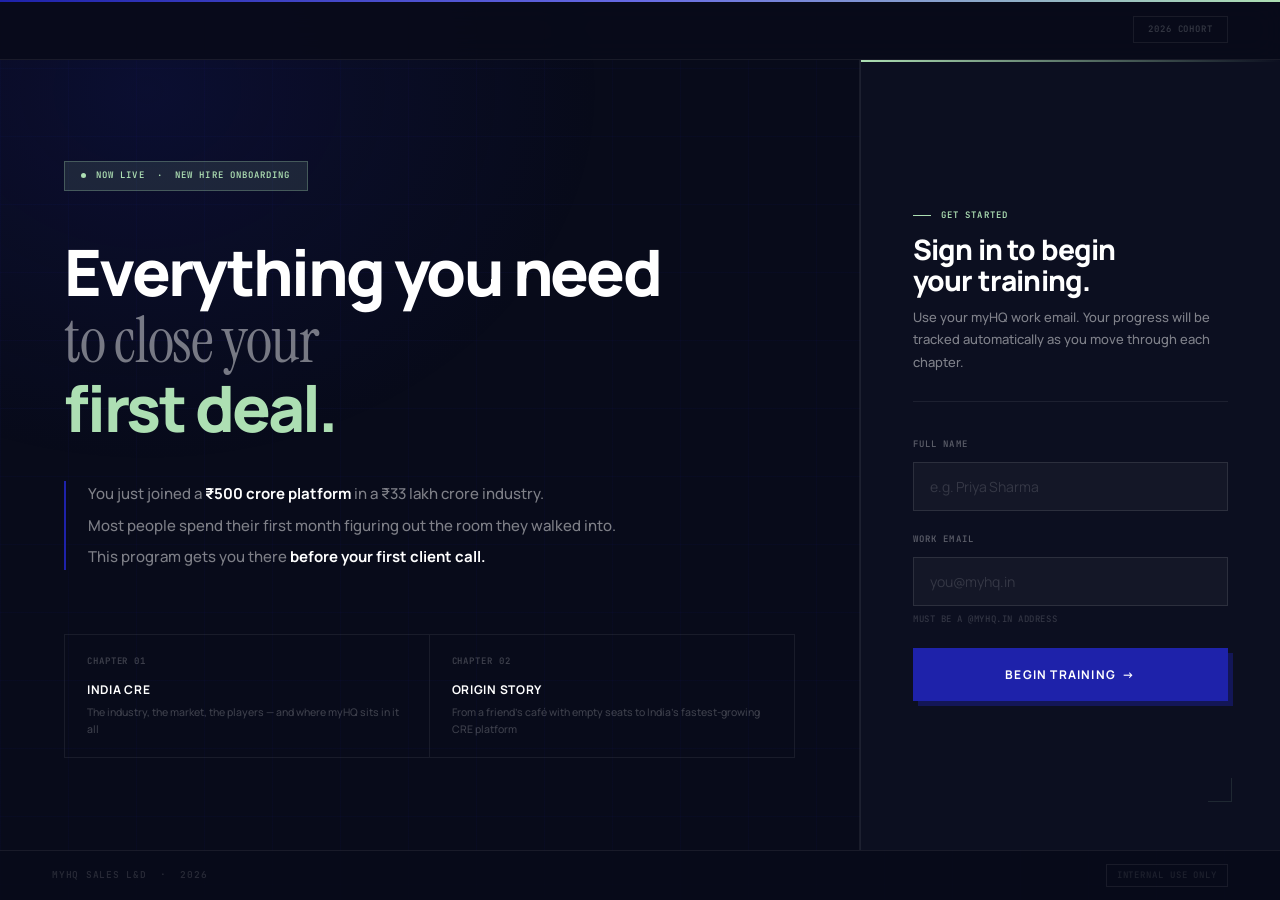
<file: hub.html>
<!DOCTYPE html>
<html lang="en">
<!-- v2 -->
<head>
<meta charset="UTF-8">
<meta name="viewport" content="width=device-width, initial-scale=1.0">
<title>myHQ — Course Hub</title>
<link rel="preconnect" href="https://fonts.googleapis.com">
<link rel="preconnect" href="https://fonts.gstatic.com" crossorigin>
<link href="https://fonts.googleapis.com/css2?family=Manrope:wght@400;500;600;700;800&family=Instrument+Serif:ital@0;1&family=JetBrains+Mono:wght@400;500;600&display=swap" rel="stylesheet">
<style>
:root {
  --blue:       #1E22AA;
  --blue-light: #676BE4;
  --mint:       #ADDFB3;
  --paper:      #F4F1E8;
  --paper-2:    #ECE7D8;
  --ink:        #0B0F2C;
  --ink-2:      #2A2E4A;
  --body:       #4A4D63;
  --muted:      #94909C;
  --hairline:   rgba(11,15,44,0.10);
  --hairline-2: rgba(11,15,44,0.06);
  --white:      #FFFFFF;
  --sans:       'Manrope', system-ui, sans-serif;
  --serif:      'Instrument Serif', serif;
  --mono:       'JetBrains Mono', ui-monospace, monospace;
  --ease:       cubic-bezier(0.22, 1, 0.36, 1);
  --ease-out:   cubic-bezier(0.16, 1, 0.3, 1);
  --pad-x:      clamp(24px, 5vw, 64px);
  --max:        1100px;
}

*, *::before, *::after { box-sizing: border-box; margin: 0; padding: 0; }
html { scroll-behavior: smooth; -webkit-font-smoothing: antialiased; text-rendering: optimizeLegibility; }
::selection { background: var(--mint); color: var(--blue); }

body {
  font-family: var(--sans);
  background: var(--paper);
  color: var(--body);
  min-height: 100vh;
  overflow-x: hidden;
  font-size: 16px;
  line-height: 1.55;
}

::-webkit-scrollbar { width: 6px; }
::-webkit-scrollbar-track { background: transparent; }
::-webkit-scrollbar-thumb { background: rgba(11,15,44,0.12); border-radius: 999px; }
::-webkit-scrollbar-thumb:hover { background: var(--blue); }

/* ── Top nav ── */
.topnav {
  position: sticky; top: 0; z-index: 100;
  background: rgba(244,241,232,0.88);
  backdrop-filter: blur(14px) saturate(1.4);
  border-bottom: 1px solid var(--hairline-2);
}
.topnav-inner {
  max-width: var(--max); margin: 0 auto;
  padding: 0 var(--pad-x) 0 16px;
  height: 60px;
  display: flex; align-items: center; justify-content: space-between;
  gap: 24px;
}
.brand { display: flex; align-items: center; gap: 12px; text-decoration: none; }
.brand-mark {
  height: 42px;
  width: auto;
  display: block;
  object-fit: contain;
}
.brand-name {
  font-size: 14px; font-weight: 700;
  color: var(--ink); letter-spacing: -0.01em;
}
.brand-sep { width: 1px; height: 16px; background: var(--hairline); }
.brand-sub {
  font-family: var(--mono);
  font-size: 9.5px; font-weight: 500;
  color: var(--muted); letter-spacing: 0.12em; text-transform: uppercase;
}

.nav-right {
  display: flex; align-items: center; gap: 16px;
}
.nav-user {
  font-family: var(--mono);
  font-size: 10px; font-weight: 600;
  color: var(--muted); letter-spacing: 0.08em; text-transform: uppercase;
}
.nav-user span { color: var(--ink); }
.nav-signout {
  font-family: var(--mono);
  font-size: 9.5px; font-weight: 600;
  color: var(--muted); letter-spacing: 0.08em; text-transform: uppercase;
  background: none; border: none; cursor: pointer;
  padding: 6px 0;
  transition: color 0.2s;
}
.nav-signout:hover { color: var(--blue); }

/* ── Overall progress bar ── */
.progress-banner {
  background: var(--paper-2);
  border-bottom: 1px solid var(--hairline);
}
.progress-banner-inner {
  max-width: var(--max); margin: 0 auto;
  padding: 14px var(--pad-x);
  display: flex; align-items: center; gap: 20px;
}
.prog-label {
  font-family: var(--mono);
  font-size: 9.5px; font-weight: 600;
  color: var(--muted); letter-spacing: 0.12em; text-transform: uppercase;
  white-space: nowrap;
}
.prog-track {
  flex: 1; height: 4px;
  background: var(--hairline);
  border-radius: 999px; overflow: hidden;
}
.prog-fill {
  height: 100%;
  background: var(--blue);
  border-radius: 999px;
  transition: width 0.8s var(--ease);
}
.prog-pct {
  font-family: var(--mono);
  font-size: 10px; font-weight: 700;
  color: var(--blue); letter-spacing: 0.06em;
  min-width: 36px; text-align: right;
}

/* ── Hero ── */
.hero {
  padding: 72px var(--pad-x) 64px;
  max-width: var(--max); margin: 0 auto;
}
.hero-eyebrow {
  font-family: var(--mono);
  font-size: 10px; font-weight: 500;
  color: var(--muted); letter-spacing: 0.14em; text-transform: uppercase;
  display: flex; align-items: center; gap: 12px;
  margin-bottom: 22px;
}
.hero-eyebrow::before {
  content: ''; width: 6px; height: 6px;
  background: var(--blue); border-radius: 50%;
}
.hero-h1 {
  font-family: var(--sans);
  font-size: clamp(2.2rem, 5vw, 3.8rem);
  font-weight: 800; line-height: 1.04;
  letter-spacing: -0.04em; color: var(--ink);
  margin-bottom: 16px;
}
.hero-h1 em {
  font-style: normal; font-family: var(--serif);
  font-weight: 400; color: var(--muted); letter-spacing: -0.02em;
}
.hero-h1 .blue { color: var(--blue); }
.hero-sub {
  font-size: 16px; color: var(--body);
  line-height: 1.65; max-width: 520px;
}

/* ── Chapter grid ── */
.chapters-wrap {
  padding: 0 var(--pad-x) 80px;
  max-width: var(--max); margin: 0 auto;
}
.chapters-label {
  font-family: var(--mono);
  font-size: 10px; font-weight: 600;
  color: var(--muted); letter-spacing: 0.14em; text-transform: uppercase;
  margin-bottom: 24px;
  display: flex; align-items: center; gap: 14px;
}
.chapters-label::after {
  content: ''; flex: 1; height: 1px; background: var(--hairline);
}
.chapters-grid {
  display: grid;
  grid-template-columns: 1fr 1fr;
  gap: 16px;
}

/* ── Chapter card ── */
.chapter-card {
  background: var(--white);
  border: 1px solid var(--hairline);
  border-radius: 20px;
  overflow: hidden;
  transition: box-shadow 0.3s var(--ease), transform 0.3s var(--ease), border-color 0.3s;
  position: relative;
  display: flex; flex-direction: column;
}
.chapter-card.unlocked:hover {
  box-shadow: 0 12px 40px rgba(11,15,44,0.09);
  transform: translateY(-3px);
  border-color: rgba(11,15,44,0.14);
}
.chapter-card.locked {
  background: var(--paper-2);
  opacity: 0.72;
}
.chapter-card.completed { border-color: rgba(173,223,179,0.5); }
.chapter-card.completed::before {
  content: '';
  position: absolute; top: 0; left: 0; right: 0; height: 3px;
  background: linear-gradient(90deg, var(--mint) 0%, rgba(173,223,179,0.3) 100%);
}
.chapter-card.unlocked:not(.completed)::before {
  content: '';
  position: absolute; top: 0; left: 0; right: 0; height: 3px;
  background: linear-gradient(90deg, var(--blue) 0%, var(--blue-light) 100%);
}

.card-header {
  padding: 28px 28px 20px;
  display: flex; align-items: flex-start; justify-content: space-between; gap: 16px;
  border-bottom: 1px solid var(--hairline-2);
}
.card-num {
  font-family: var(--mono);
  font-size: 10px; font-weight: 600;
  color: var(--muted); letter-spacing: 0.12em; text-transform: uppercase;
  margin-bottom: 8px;
}
.card-title {
  font-size: 20px; font-weight: 700;
  color: var(--ink); letter-spacing: -0.025em;
  line-height: 1.2;
}
.card-title em {
  font-style: normal; font-family: var(--serif);
  font-weight: 400; color: var(--muted); letter-spacing: -0.01em;
}

/* Status badge */
.card-status {
  flex-shrink: 0;
  font-family: var(--mono);
  font-size: 9px; font-weight: 600;
  letter-spacing: 0.1em; text-transform: uppercase;
  padding: 5px 12px; border-radius: 999px;
}
.status-not-started { background: var(--paper-2); color: var(--muted); }
.status-in-progress { background: rgba(30,34,170,0.08); color: var(--blue); }
.status-completed { background: rgba(173,223,179,0.3); color: #2e7d36; }
.status-locked {
  background: rgba(11,15,44,0.05); color: var(--muted);
  display: flex; align-items: center; gap: 5px;
}

.card-body { padding: 20px 28px; flex: 1; display: flex; flex-direction: column; gap: 16px; }
.card-desc {
  font-size: 14.5px; color: var(--body);
  line-height: 1.65; flex: 1;
}

/* Chapter progress bar */
.card-progress { display: flex; flex-direction: column; gap: 6px; }
.card-prog-labels {
  display: flex; justify-content: space-between; align-items: center;
}
.card-prog-label {
  font-family: var(--mono);
  font-size: 9px; font-weight: 600;
  color: var(--muted); letter-spacing: 0.1em; text-transform: uppercase;
}
.card-prog-pct {
  font-family: var(--mono);
  font-size: 9px; font-weight: 700;
  color: var(--blue);
}
.card-prog-track {
  height: 3px; background: var(--hairline); border-radius: 999px; overflow: hidden;
}
.card-prog-fill {
  height: 100%; background: var(--blue); border-radius: 999px;
  transition: width 1s var(--ease);
}
.chapter-card.completed .card-prog-fill { background: var(--mint); }

.card-footer { padding: 0 28px 24px; }

/* CTA button */
.card-cta {
  display: inline-flex; align-items: center; gap: 10px;
  font-family: var(--sans);
  font-size: 13px; font-weight: 600;
  padding: 13px 22px; border-radius: 999px;
  text-decoration: none; cursor: pointer; border: none;
  transition: all 0.25s var(--ease); width: 100%;
  justify-content: center;
}
.cta-primary {
  background: var(--ink); color: var(--paper);
}
.cta-primary:hover { background: var(--blue); }
.cta-primary .arrow { transition: transform 0.25s var(--ease); }
.cta-primary:hover .arrow { transform: translateX(4px); }

.cta-secondary {
  background: rgba(173,223,179,0.2); color: #2e7d36;
  border: 1px solid rgba(173,223,179,0.5);
}
.cta-secondary:hover { background: rgba(173,223,179,0.35); }

.cta-locked {
  background: var(--paper-2); color: var(--muted);
  cursor: not-allowed; opacity: 0.7;
}

/* ── Unlock section (for locked chapters) ── */
.unlock-section {
  padding: 16px 28px 24px;
  border-top: 1px dashed var(--hairline);
  background: rgba(11,15,44,0.02);
}
.unlock-label {
  font-family: var(--mono);
  font-size: 9px; font-weight: 600;
  color: var(--muted); letter-spacing: 0.12em; text-transform: uppercase;
  margin-bottom: 10px;
  display: flex; align-items: center; gap: 8px;
}
.unlock-label svg { width: 11px; height: 11px; stroke: currentColor; fill: none; }
.unlock-row {
  display: flex; gap: 8px;
}
.unlock-input {
  flex: 1;
  font-family: var(--mono);
  font-size: 13px; font-weight: 600;
  letter-spacing: 0.12em; text-transform: uppercase;
  padding: 11px 14px;
  background: var(--white);
  border: 1px solid var(--hairline);
  color: var(--ink); outline: none;
  border-radius: 10px;
  transition: border-color 0.2s;
}
.unlock-input::placeholder { color: var(--muted); font-weight: 400; letter-spacing: 0.06em; text-transform: none; }
.unlock-input:focus { border-color: var(--blue); }
.unlock-input.error { border-color: rgba(255,115,81,0.6); animation: shake 0.35s var(--ease); }
@keyframes shake {
  0%,100%{transform:translateX(0)} 25%{transform:translateX(-5px)} 75%{transform:translateX(5px)}
}
.unlock-btn {
  font-family: var(--sans);
  font-size: 12px; font-weight: 600;
  padding: 11px 18px; border-radius: 10px;
  background: var(--blue); color: var(--white);
  border: none; cursor: pointer;
  transition: all 0.2s var(--ease); white-space: nowrap;
}
.unlock-btn:hover { background: var(--ink); }
.unlock-hint {
  font-size: 11px; color: var(--muted);
  margin-top: 8px; line-height: 1.5;
}
.unlock-hint strong { color: var(--body); }


/* ── Footer ── */
.footer {
  border-top: 1px solid var(--hairline);
  background: var(--paper);
  padding: 22px var(--pad-x);
}
.footer-inner {
  max-width: var(--max); margin: 0 auto;
  display: flex; align-items: center; justify-content: space-between;
  font-family: var(--mono);
  font-size: 10px; font-weight: 500;
  color: var(--muted); letter-spacing: 0.06em;
}

/* Reveal */
.reveal { opacity: 0; transform: translateY(24px); transition: opacity 0.7s var(--ease), transform 0.7s var(--ease); }
.reveal.in { opacity: 1; transform: translateY(0); }

/* Responsive */
@media (max-width: 720px) {
  .chapters-grid { grid-template-columns: 1fr; }
  .hero { padding: 52px var(--pad-x) 40px; }
  .chapters-wrap { padding-bottom: 56px; }
}
</style>
</head>
<body>

<!-- TOP NAV -->
<nav class="topnav">
  <div class="topnav-inner">
    <div class="brand">
    </div>
    <div class="nav-right">
      <div class="nav-user">Logged in as <span id="nav-username">—</span></div>
      <button class="nav-signout" onclick="signOut()">Sign out</button>
    </div>
  </div>
</nav>

<!-- OVERALL PROGRESS -->
<div class="progress-banner">
  <div class="progress-banner-inner">
    <div class="prog-label">Overall progress</div>
    <div class="prog-track">
      <div class="prog-fill" id="overall-fill" style="width:0%"></div>
    </div>
    <div class="prog-pct" id="overall-pct">0%</div>
  </div>
</div>

<!-- HERO -->
<div class="hero reveal">
  <div class="hero-eyebrow">Course Hub · New Hire Onboarding</div>
  <h1 class="hero-h1">
    Your chapters,<br>
    <em>in order.</em>
    <span class="blue"> Start with one.</span>
  </h1>
  <p class="hero-sub">Each chapter unlocks the next. Complete Chapter 01 to get the access code for Chapter 02.</p>
</div>

<!-- CHAPTERS -->
<div class="chapters-wrap">
  <div class="chapters-label">Chapters</div>
  <div class="chapters-grid" id="chapters-grid">

    <!-- CHAPTER 1 -->
    <div class="chapter-card unlocked reveal" id="card-ch1">
      <div class="card-header">
        <div>
          <div class="card-num">Chapter 01</div>
          <div class="card-title">India <em>CRE</em> Market</div>
        </div>
        <div class="card-status" id="status-ch1">Not started</div>
      </div>
      <div class="card-body">
        <div class="card-desc">The industry you just walked into. Market size, flex vs. conventional, key players, deal types — everything you need to sound like you've been here for years.</div>
        <div class="card-progress">
          <div class="card-prog-labels">
            <div class="card-prog-label">Progress</div>
            <div class="card-prog-pct" id="pct-ch1">0%</div>
          </div>
          <div class="card-prog-track">
            <div class="card-prog-fill" id="fill-ch1" style="width:0%"></div>
          </div>
        </div>
      </div>
      <div class="card-footer">
        <a class="card-cta cta-primary" href="chapter1.html" id="cta-ch1">
          <span id="cta-ch1-text">Start chapter</span>
          <span class="arrow">→</span>
        </a>
      </div>
    </div>

    <!-- CHAPTER 2 -->
    <div class="chapter-card locked reveal" id="card-ch2" style="transition-delay:0.1s">
      <div class="card-header">
        <div>
          <div class="card-num">Chapter 02</div>
          <div class="card-title">Origin <em>Story</em></div>
        </div>
        <div class="card-status status-locked" id="status-ch2">
          <svg viewBox="0 0 24 24" stroke-width="2.2" width="10" height="10"><rect x="3" y="11" width="18" height="11" rx="2"/><path d="M7 11V7a5 5 0 0 1 10 0v4"/></svg>
          Locked
        </div>
      </div>
      <div class="card-body">
        <div class="card-desc">From a friend's café with empty seats to India's fastest-growing CRE platform. The founding story, the funding rounds, the people, the org — told the way it actually happened.</div>
        <div class="card-progress" id="prog-ch2" style="display:none">
          <div class="card-prog-labels">
            <div class="card-prog-label">Progress</div>
            <div class="card-prog-pct" id="pct-ch2">0%</div>
          </div>
          <div class="card-prog-track">
            <div class="card-prog-fill" id="fill-ch2" style="width:0%"></div>
          </div>
        </div>
      </div>
      <div class="card-footer" id="footer-ch2">
        <button class="card-cta cta-locked" disabled>
          <svg viewBox="0 0 24 24" stroke="currentColor" fill="none" stroke-width="2" width="14" height="14"><rect x="3" y="11" width="18" height="11" rx="2"/><path d="M7 11V7a5 5 0 0 1 10 0v4"/></svg>
          Complete Chapter 01 first
        </button>
      </div>
      <div class="unlock-section" id="unlock-section-ch2">
        <div class="unlock-label">
          <svg viewBox="0 0 24 24" stroke-width="2.2"><path d="M21 2l-2 2m-7.61 7.61a5.5 5.5 0 1 1-7.778 7.778 5.5 5.5 0 0 1 7.777-7.777zm0 0L15.5 7.5m0 0l3 3L22 7l-3-3m-3.5 3.5L19 4"/></svg>
          Have an unlock code?
        </div>
        <div class="unlock-row">
          <input class="unlock-input" id="code-ch2" type="text" placeholder="Enter code from Chapter 01" maxlength="20" autocomplete="off" spellcheck="false">
          <button class="unlock-btn" onclick="tryUnlock('ch2')">Unlock</button>
        </div>
        <div class="unlock-hint" id="hint-ch2">Complete Chapter 01 to receive your unlock code. The code appears at the end of the chapter.</div>
      </div>
    </div>

  </div>
</div>

<footer class="footer">
  <div class="footer-inner">
    <span>myHQ Sales L&amp;D · 2026</span>
    <span>Internal use only</span>
  </div>
</footer>

<script>
// ── Secret codes ──
// Chapter 1 completion → unlocks Chapter 2
// Update this code to match what chapter1.html shows at completion
const CODES = {
  ch2: 'SPARK2016'
};

// ── Chapter config ──
const CHAPTERS = {
  ch1: {
    storageKey: 'myhq_ch1_progress',
    completeKey: 'myhq_ch1_complete',
    href: 'chapter1.html'
  },
  ch2: {
    storageKey: 'myhq_ch2_progress',
    completeKey: 'myhq_ch2_complete',
    unlockedKey: 'myhq_ch2_unlocked',
    href: 'chapter2.html'
  }
};

// ── On load ──
window.addEventListener('DOMContentLoaded', function() {
  // Auth guard
  const name = localStorage.getItem('myhq_name');
  const email = localStorage.getItem('myhq_email');
  if (!name || !email || !email.endsWith('@myhq.in')) {
    window.location.href = 'landing.html';
    return;
  }

  // Show username
  document.getElementById('nav-username').textContent = name.split(' ')[0];

  // Load state
  updateHub();

  // Reveal animations
  const revealObs = new IntersectionObserver(entries => {
    entries.forEach(e => { if (e.isIntersecting) { e.target.classList.add('in'); revealObs.unobserve(e.target); } });
  }, { threshold: 0.1 });
  document.querySelectorAll('.reveal').forEach(el => revealObs.observe(el));

  // Enter key on code input
  document.getElementById('code-ch2').addEventListener('keydown', function(e) {
    if (e.key === 'Enter') tryUnlock('ch2');
  });
});

function updateHub() {
  const ch1Progress = parseInt(localStorage.getItem('myhq_ch1_progress') || '0');
  const ch1Complete = localStorage.getItem('myhq_ch1_complete') === 'true';
  const ch2Unlocked = localStorage.getItem('myhq_ch2_unlocked') === 'true';
  const ch2Progress = parseInt(localStorage.getItem('myhq_ch2_progress') || '0');
  const ch2Complete = localStorage.getItem('myhq_ch2_complete') === 'true';

  // ── Chapter 1 ──
  const card1 = document.getElementById('card-ch1');
  const pct1 = document.getElementById('pct-ch1');
  const fill1 = document.getElementById('fill-ch1');
  const status1 = document.getElementById('status-ch1');
  const cta1text = document.getElementById('cta-ch1-text');

  fill1.style.width = ch1Progress + '%';
  pct1.textContent = ch1Progress + '%';

  if (ch1Complete) {
    card1.classList.add('completed');
    status1.textContent = 'Completed';
    status1.className = 'card-status status-completed';
    cta1text.textContent = 'Review chapter';
  } else if (ch1Progress > 0) {
    status1.textContent = 'In progress';
    status1.className = 'card-status status-in-progress';
    cta1text.textContent = 'Continue';
  } else {
    status1.textContent = 'Not started';
    status1.className = 'card-status status-not-started';
    cta1text.textContent = 'Start chapter';
  }

  // ── Chapter 2 ──
  const card2 = document.getElementById('card-ch2');
  const footer2 = document.getElementById('footer-ch2');
  const unlockSec = document.getElementById('unlock-section-ch2');
  const progCh2 = document.getElementById('prog-ch2');
  const status2 = document.getElementById('status-ch2');

  if (ch2Unlocked) {
    card2.classList.remove('locked');
    card2.classList.add('unlocked');

    // Show progress
    progCh2.style.display = '';
    document.getElementById('fill-ch2').style.width = ch2Progress + '%';
    document.getElementById('pct-ch2').textContent = ch2Progress + '%';

    // Update status
    if (ch2Complete) {
      card2.classList.add('completed');
      status2.textContent = 'Completed';
      status2.className = 'card-status status-completed';
    } else if (ch2Progress > 0) {
      status2.textContent = 'In progress';
      status2.className = 'card-status status-in-progress';
    } else {
      status2.textContent = 'Unlocked';
      status2.className = 'card-status status-in-progress';
    }

    // Replace footer with CTA
    const ctaText = ch2Complete ? 'Review chapter' : ch2Progress > 0 ? 'Continue' : 'Start chapter';
    footer2.innerHTML = `<a class="card-cta cta-primary" href="chapter2.html"><span>${ctaText}</span><span class="arrow">→</span></a>`;
    unlockSec.style.display = 'none';
  } else if (ch1Complete) {
    // Ch1 done — show hint with code hint, remove disabled CTA
    footer2.innerHTML = `<button class="card-cta cta-locked" disabled style="opacity:0.5">Enter unlock code below</button>`;
    document.getElementById('hint-ch2').innerHTML = 'Chapter 01 complete. <strong>Find your unlock code at the end of Chapter 01</strong> and enter it above.';
  }

  // ── Overall progress ──
  let totalPct = Math.round((ch1Progress + ch2Progress) / 2);
  document.getElementById('overall-fill').style.width = totalPct + '%';
  document.getElementById('overall-pct').textContent = totalPct + '%';

}

function tryUnlock(chapter) {
  const input = document.getElementById('code-' + chapter);
  const entered = input.value.trim().toUpperCase();
  const correct = CODES[chapter].toUpperCase();

  if (entered === correct) {
    localStorage.setItem('myhq_' + chapter + '_unlocked', 'true');
    input.classList.remove('error');
    updateHub();
    // Smooth scroll to ch2 card
    setTimeout(() => {
      document.getElementById('card-ch2').scrollIntoView({ behavior: 'smooth', block: 'center' });
    }, 200);
  } else {
    input.classList.add('error');
    input.value = '';
    input.placeholder = 'Incorrect code — try again';
    setTimeout(() => {
      input.classList.remove('error');
      input.placeholder = 'Enter code from Chapter 01';
    }, 2000);
  }
}

function signOut() {
  if (confirm('Sign out and return to the login page?')) {
    localStorage.removeItem('myhq_name');
    localStorage.removeItem('myhq_email');
    localStorage.removeItem('myhq_registered_at');
    window.location.href = 'landing.html';
  }
}
</script>
</body>
</html>
</file>
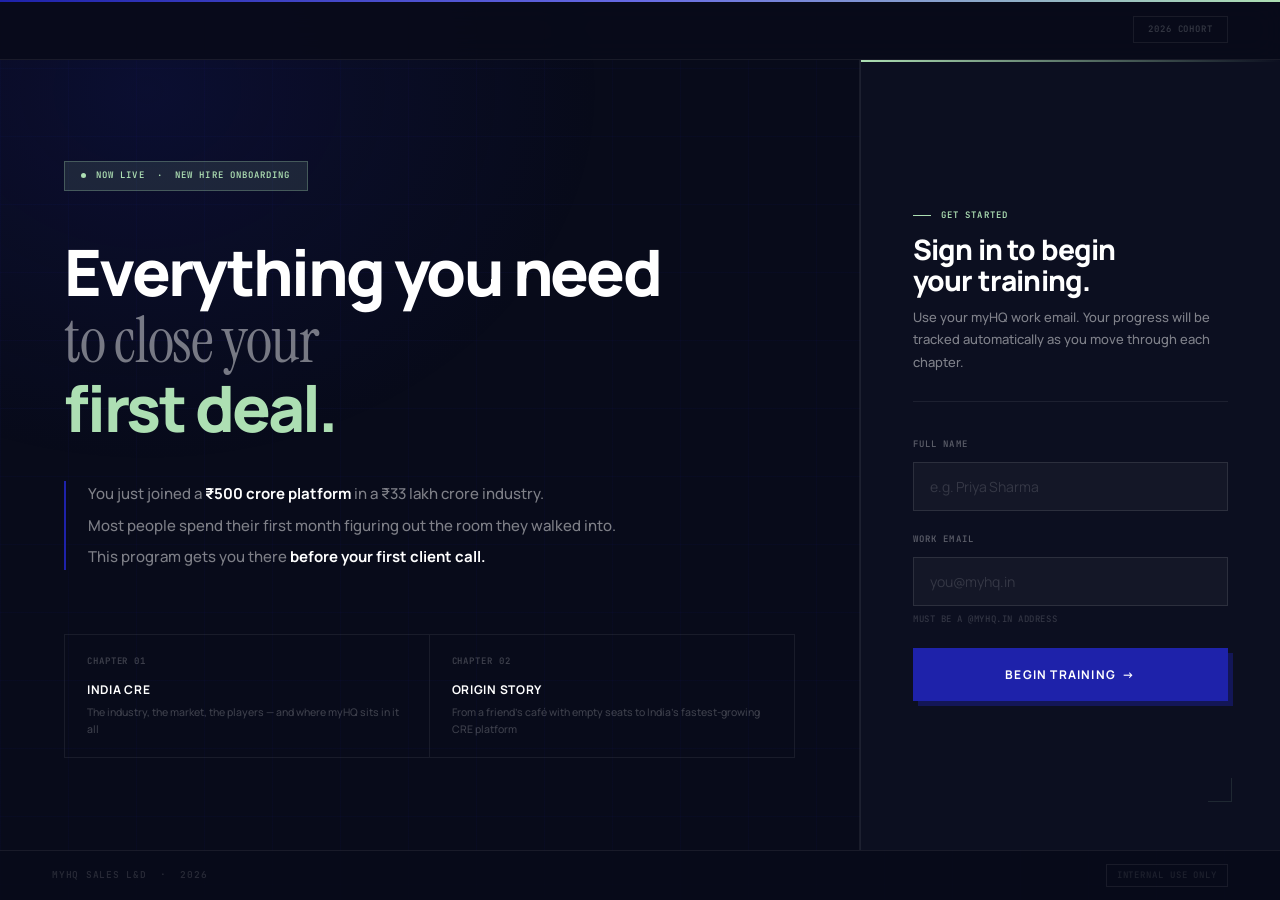
<file: landing.html>
<!DOCTYPE html>
<html lang="en">
<head>
<meta charset="UTF-8">
<meta name="viewport" content="width=device-width, initial-scale=1.0">
<title>myHQ — Sales L&D · Sign In</title>
<link rel="preconnect" href="https://fonts.googleapis.com">
<link rel="preconnect" href="https://fonts.gstatic.com" crossorigin>
<link href="https://fonts.googleapis.com/css2?family=Manrope:wght@400;500;600;700;800&family=Instrument+Serif:ital@0;1&family=JetBrains+Mono:wght@400;500;600&display=swap" rel="stylesheet">
<style>
:root {
  --blue:        #1E22AA;
  --blue-light:  #676BE4;
  --mint:        #ADDFB3;
  --mint-dim:    rgba(173,223,179,0.12);
  --mint-line:   rgba(173,223,179,0.28);
  --dark:        #080B1A;
  --dark-2:      #0C0F20;
  --white:       #FFFFFF;
  --text-dim:    rgba(255,255,255,0.48);
  --text-muted:  rgba(255,255,255,0.22);
  --border:      rgba(255,255,255,0.07);
  --sans:        'Manrope', system-ui, sans-serif;
  --serif:       'Instrument Serif', serif;
  --mono:        'JetBrains Mono', ui-monospace, monospace;
  --ease:        cubic-bezier(0.22, 1, 0.36, 1);
}

*, *::before, *::after { box-sizing: border-box; margin: 0; padding: 0; }
html { min-height: 100%; scroll-behavior: smooth; -webkit-font-smoothing: antialiased; text-rendering: optimizeLegibility; }
::selection { background: var(--mint); color: var(--blue); }

body {
  font-family: var(--sans);
  background: var(--dark);
  color: var(--white);
  min-height: 100vh;
  display: flex;
  flex-direction: column;
  overflow-x: hidden;
  font-size: 16px;
  line-height: 1.55;
}

/* ── Background grid + glow ── */
body::before {
  content: '';
  position: fixed; inset: 0;
  background-image:
    linear-gradient(rgba(30,34,170,0.055) 1px, transparent 1px),
    linear-gradient(90deg, rgba(30,34,170,0.055) 1px, transparent 1px);
  background-size: 68px 68px;
  pointer-events: none; z-index: 0;
}
body::after {
  content: '';
  position: fixed;
  top: -20%; left: -5%;
  width: 55%; height: 75%;
  background: radial-gradient(ellipse at 30% 40%, rgba(30,34,170,0.16) 0%, transparent 65%);
  pointer-events: none; z-index: 0;
}

/* ── Top bar ── */
.topbar {
  position: relative; z-index: 10;
  padding: 0 52px 0 16px;
  height: 60px;
  border-bottom: 1px solid var(--border);
  display: flex; align-items: center; justify-content: space-between;
  background: rgba(8,11,26,0.88);
  backdrop-filter: blur(14px);
}
.topbar::before {
  content: '';
  position: absolute; top: 0; left: 0; right: 0; height: 2px;
  background: linear-gradient(90deg, var(--blue) 0%, var(--blue-light) 50%, var(--mint) 100%);
}
.brand { display: flex; align-items: center; }
.brand-mark {
  height: 42px;
  width: auto;
  display: block;
  object-fit: contain;
  flex-shrink: 0;
}
.topbar-tag {
  font-family: var(--mono);
  font-size: 9px; font-weight: 600;
  text-transform: uppercase; letter-spacing: 0.1em;
  color: rgba(255,255,255,0.18);
  border: 1px solid var(--border);
  padding: 6px 14px;
}

/* ── Main grid ── */
.main {
  flex: 1;
  display: grid;
  grid-template-columns: 1fr 420px;
  min-height: calc(100vh - 60px - 50px);
  position: relative; z-index: 1;
}

/* ── Left: copy ── */
.left {
  padding: 72px 64px 64px;
  display: flex; flex-direction: column;
  justify-content: center;
  border-right: 1px solid var(--border);
  position: relative; overflow: hidden;
}

.eyebrow {
  display: inline-flex; align-items: center; gap: 10px;
  padding: 7px 16px;
  border: 1px solid var(--mint-line);
  background: var(--mint-dim);
  font-family: var(--mono);
  font-size: 9px; font-weight: 600;
  color: var(--mint);
  text-transform: uppercase; letter-spacing: 0.12em;
  margin-bottom: 48px; width: fit-content;
}
.eyebrow-dot {
  width: 5px; height: 5px;
  background: var(--mint); border-radius: 50%;
  animation: pulse-dot 2.2s infinite;
}
@keyframes pulse-dot { 0%,100%{opacity:1;transform:scale(1)} 50%{opacity:0.35;transform:scale(0.55)} }

.headline {
  font-size: clamp(2.4rem, 4vw + 1rem, 4rem);
  font-weight: 800; line-height: 1.04;
  letter-spacing: -0.04em;
  color: var(--white);
  margin-bottom: 40px;
}
.headline em {
  font-style: normal;
  font-family: var(--serif);
  font-weight: 400;
  color: rgba(255,255,255,0.45);
  letter-spacing: -0.02em;
}
.headline-mint { color: var(--mint); display: block; }

.copy-block {
  padding-left: 22px;
  border-left: 2px solid var(--blue);
  margin-bottom: 64px;
  display: flex; flex-direction: column; gap: 6px;
}
.copy-line {
  font-size: 15px; font-weight: 500;
  color: var(--text-dim);
  line-height: 1.7;
}
.copy-line strong { color: var(--white); font-weight: 700; }

/* Chapter preview strip */
.chapters-strip {
  display: grid; grid-template-columns: 1fr 1fr;
  border: 1px solid var(--border);
  overflow: hidden;
}
.ch-item {
  padding: 20px 22px;
  border-right: 1px solid var(--border);
  position: relative;
  transition: background 0.2s var(--ease);
}
.ch-item:last-child { border-right: none; }
.ch-item:hover { background: rgba(30,34,170,0.07); }
.ch-item::before {
  content: '';
  position: absolute; top: 0; left: 0; right: 0; height: 2px;
  background: var(--blue);
  transform: scaleX(0); transform-origin: left;
  transition: transform 0.3s var(--ease);
}
.ch-item:hover::before { transform: scaleX(1); }
.ch-num {
  font-family: var(--mono);
  font-size: 9px; font-weight: 600;
  color: var(--text-muted);
  letter-spacing: 0.1em; text-transform: uppercase;
  margin-bottom: 12px;
}
.ch-title {
  font-size: 12px; font-weight: 700;
  color: var(--white);
  text-transform: uppercase; letter-spacing: 0.06em;
  margin-bottom: 5px;
}
.ch-desc {
  font-size: 10.5px; font-weight: 500;
  color: var(--text-muted); line-height: 1.55;
}

/* ── Right: form ── */
.right {
  background: var(--dark-2);
  display: flex; flex-direction: column; justify-content: center;
  padding: 60px 52px;
  border-left: 1px solid var(--border);
  position: relative;
}
.right::before {
  content: '';
  position: absolute; top: 0; left: 0; right: 0; height: 2px;
  background: linear-gradient(90deg, var(--mint) 0%, transparent 100%);
}
.right::after {
  content: '';
  position: absolute; bottom: 48px; right: 48px;
  width: 24px; height: 24px;
  border-bottom: 1px solid rgba(173,223,179,0.12);
  border-right: 1px solid rgba(173,223,179,0.12);
  pointer-events: none;
}

.form-eyebrow {
  font-family: var(--mono);
  font-size: 9px; font-weight: 600;
  text-transform: uppercase; letter-spacing: 0.12em;
  color: var(--mint);
  margin-bottom: 12px;
  display: flex; align-items: center; gap: 10px;
}
.form-eyebrow::before {
  content: ''; width: 18px; height: 1px;
  background: var(--mint); flex-shrink: 0;
}

.form-title {
  font-size: clamp(1.5rem, 2.2vw, 1.85rem);
  font-weight: 800; letter-spacing: -0.03em;
  color: var(--white); line-height: 1.1;
  margin-bottom: 10px;
}

.form-sub {
  font-size: 13px; font-weight: 500;
  color: var(--text-dim); line-height: 1.7;
  margin-bottom: 36px; padding-bottom: 28px;
  border-bottom: 1px solid var(--border);
}

.form-group { margin-bottom: 22px; }
.form-label {
  display: block;
  font-family: var(--mono);
  font-size: 9px; font-weight: 600;
  text-transform: uppercase; letter-spacing: 0.12em;
  color: rgba(255,255,255,0.32);
  margin-bottom: 10px;
}
.form-input {
  width: 100%;
  font-family: var(--sans);
  font-size: 14px; font-weight: 600;
  padding: 14px 16px;
  background: rgba(255,255,255,0.03);
  border: 1px solid rgba(255,255,255,0.1);
  color: var(--white); outline: none;
  transition: border-color 0.2s, box-shadow 0.2s;
  letter-spacing: -0.01em;
  border-radius: 0;
  appearance: none;
}
.form-input::placeholder { color: rgba(255,255,255,0.14); font-weight: 400; }
.form-input:focus { border-color: var(--mint); box-shadow: 0 0 0 3px rgba(173,223,179,0.07); }
.form-input.error { border-color: rgba(103,107,228,0.7); }

.form-error {
  font-family: var(--mono);
  font-size: 9px; font-weight: 600;
  color: var(--blue-light);
  margin-top: 7px; display: none;
  align-items: center; gap: 6px;
  letter-spacing: 0.06em; text-transform: uppercase;
}
.form-error.visible { display: flex; }
.form-hint {
  font-family: var(--mono);
  font-size: 9px; color: rgba(255,255,255,0.16);
  margin-top: 7px; font-weight: 500;
  letter-spacing: 0.06em; text-transform: uppercase;
}

.submit-btn {
  width: 100%;
  font-family: var(--sans);
  font-size: 12px; font-weight: 700;
  text-transform: uppercase; letter-spacing: 0.1em;
  padding: 17px 24px;
  background: var(--blue); color: var(--white);
  border: 1.5px solid var(--blue);
  cursor: pointer; margin-top: 8px;
  box-shadow: 5px 5px 0 rgba(30,34,170,0.4);
  transition: all 0.2s var(--ease);
  display: flex; align-items: center; justify-content: center; gap: 12px;
  position: relative;
}
.submit-btn:hover:not(:disabled) {
  background: var(--mint); color: var(--dark);
  border-color: var(--mint);
  box-shadow: 5px 5px 0 rgba(173,223,179,0.35);
  transform: translate(-2px, -2px);
}
.submit-btn:active:not(:disabled) { transform: translate(1px,1px); box-shadow: 2px 2px 0 var(--blue); }
.submit-btn:disabled { opacity: 0.4; cursor: not-allowed; }
.submit-btn.loading .btn-text { visibility: hidden; }
.submit-btn.loading::after {
  content: ''; position: absolute;
  width: 15px; height: 15px;
  border: 2px solid rgba(255,255,255,0.2);
  border-top-color: var(--white); border-radius: 50%;
  animation: spin 0.7s linear infinite;
}
@keyframes spin { to { transform: rotate(360deg); } }

/* Success state */
.success-panel { display: none; flex-direction: column; align-items: flex-start; gap: 24px; }
.success-panel.visible { display: flex; }
.success-icon {
  width: 48px; height: 48px;
  border: 1.5px solid var(--mint);
  box-shadow: 4px 4px 0 var(--mint);
  display: flex; align-items: center; justify-content: center;
  color: var(--mint); font-size: 20px; font-weight: 700;
}
.success-title {
  font-size: 26px; font-weight: 800;
  color: var(--white); letter-spacing: -0.025em; line-height: 1.15;
}
.success-name { color: var(--mint); }
.success-sub {
  font-size: 13px; font-weight: 500;
  color: var(--text-dim); line-height: 1.7;
  border-left: 2px solid var(--blue); padding-left: 16px;
}
.success-cta {
  display: inline-flex; align-items: center; gap: 12px;
  font-family: var(--sans);
  font-size: 12px; font-weight: 700;
  text-transform: uppercase; letter-spacing: 0.1em;
  padding: 15px 28px;
  background: transparent; color: var(--mint);
  border: 1.5px solid var(--mint);
  box-shadow: 4px 4px 0 var(--mint);
  transition: all 0.2s var(--ease); cursor: pointer;
}
.success-cta:hover {
  background: var(--mint); color: var(--dark);
  transform: translate(-2px,-2px);
  box-shadow: 6px 6px 0 rgba(173,223,179,0.3);
}

.api-error {
  display: none; margin-top: 16px;
  padding: 14px 18px;
  border: 1px solid rgba(103,107,228,0.35);
  border-left: 3px solid var(--blue-light);
  font-size: 10px; color: rgba(255,255,255,0.42);
  font-weight: 600; line-height: 1.7; letter-spacing: 0.02em;
}
.api-error.visible { display: block; }
.api-error .link { color: var(--mint); cursor: pointer; text-decoration: underline; }

/* Footer */
.footer {
  position: relative; z-index: 10;
  padding: 0 52px; height: 50px;
  border-top: 1px solid var(--border);
  display: flex; align-items: center; justify-content: space-between;
  background: rgba(8,11,26,0.8);
}
.footer-left {
  font-family: var(--mono);
  font-size: 9.5px; font-weight: 600;
  color: rgba(255,255,255,0.13); letter-spacing: 0.08em; text-transform: uppercase;
}
.footer-right {
  font-family: var(--mono);
  font-size: 9px; font-weight: 600;
  text-transform: uppercase; letter-spacing: 0.1em;
  color: rgba(255,255,255,0.09);
  border: 1px solid var(--border); padding: 4px 10px;
}

/* Responsive */
@media (max-width: 960px) {
  .main { grid-template-columns: 1fr; }
  .left { padding: 52px 32px 44px; border-right: none; border-bottom: 1px solid var(--border); }
  .right { padding: 52px 32px; }
  .topbar, .footer { padding: 0 24px; }
}
</style>
</head>
<body>

<div class="topbar">
  <div class="brand">
  </div>
  <div class="topbar-tag">2026 Cohort</div>
</div>

<div class="main">

  <!-- LEFT -->
  <div class="left">
    <div>
      <div class="eyebrow">
        <div class="eyebrow-dot"></div>
        Now Live &nbsp;·&nbsp; New Hire Onboarding
      </div>

      <div class="headline">
        Everything you need<br>
        <em>to close your</em>
        <span class="headline-mint">first deal.</span>
      </div>

      <div class="copy-block">
        <div class="copy-line">You just joined a <strong>₹500 crore platform</strong> in a ₹33 lakh crore industry.</div>
        <div class="copy-line">Most people spend their first month figuring out the room they walked into.</div>
        <div class="copy-line">This program gets you there <strong>before your first client call.</strong></div>
      </div>

      <div class="chapters-strip">
        <div class="ch-item">
          <div class="ch-num">Chapter 01</div>
          <div class="ch-title">India CRE</div>
          <div class="ch-desc">The industry, the market, the players — and where myHQ sits in it all</div>
        </div>
        <div class="ch-item">
          <div class="ch-num">Chapter 02</div>
          <div class="ch-title">Origin Story</div>
          <div class="ch-desc">From a friend's café with empty seats to India's fastest-growing CRE platform</div>
        </div>
      </div>
    </div>
  </div>

  <!-- RIGHT: FORM -->
  <div class="right">

    <div id="form-panel">
      <div class="form-eyebrow">Get Started</div>
      <div class="form-title">Sign in to begin<br>your training.</div>
      <div class="form-sub">Use your myHQ work email. Your progress will be tracked automatically as you move through each chapter.</div>

      <div class="form-group">
        <label class="form-label" for="input-name">Full Name</label>
        <input class="form-input" id="input-name" type="text" placeholder="e.g. Priya Sharma" autocomplete="name">
        <div class="form-error" id="err-name">Please enter your full name</div>
      </div>

      <div class="form-group">
        <label class="form-label" for="input-email">Work Email</label>
        <input class="form-input" id="input-email" type="email" placeholder="you@myhq.in" autocomplete="email">
        <div class="form-error" id="err-email" style="display:none;">Only @myhq.in addresses are allowed</div>
        <div class="form-hint" id="email-hint">Must be a @myhq.in address</div>
      </div>

      <button class="submit-btn" id="submit-btn" onclick="handleSubmit()">
        <span class="btn-text">Begin Training &nbsp;→</span>
      </button>

      <div class="api-error" id="api-error">
        Couldn't save your details — but you can still continue. Progress may not sync this session.
        <br><br>
        <span class="link" onclick="proceedAnyway()">Continue anyway →</span>
      </div>
    </div>

    <div class="success-panel" id="success-panel">
      <div class="success-icon">✓</div>
      <div>
        <div class="success-title">Welcome,<br><span class="success-name" id="success-name">—</span>.</div>
      </div>
      <div class="success-sub">You're in. Start with Chapter 01 — the Indian CRE market overview. Each chapter unlocks the next.</div>
      <button class="success-cta" onclick="goToHub()">Go to Course Hub &nbsp;→</button>
    </div>

  </div>
</div>

<div class="footer">
  <div class="footer-left">myHQ Sales L&amp;D &nbsp;·&nbsp; 2026</div>
  <div class="footer-right">Internal Use Only</div>
</div>

<script>
const APPS_SCRIPT_URL = 'https://script.google.com/macros/s/AKfycbymEPPPIHoXCJG_tMYPa742kXgsHEBnRLEoDFeRgv8WI2KO5nd6Pn7RJ2jRf_b9_fuJWg/exec';

let registeredName = '';
let registeredEmail = '';

function isMyhqEmail(val) {
  return val.trim().toLowerCase().endsWith('@myhq.in');
}
function validateName(val) { return val.trim().length >= 2; }

function setError(inputId, errId, show, msg) {
  const input = document.getElementById(inputId);
  const err = document.getElementById(errId);
  if (show) {
    input.classList.add('error');
    if (msg) err.textContent = msg;
    err.style.display = 'flex';
    err.classList.add('visible');
  } else {
    input.classList.remove('error');
    err.style.display = 'none';
    err.classList.remove('visible');
  }
}

document.getElementById('input-name').addEventListener('input', function() {
  if (this.value.trim().length >= 2) setError('input-name', 'err-name', false);
});

document.getElementById('input-email').addEventListener('input', function() {
  const val = this.value.trim().toLowerCase();
  const hint = document.getElementById('email-hint');
  if (val.length === 0) {
    setError('input-email', 'err-email', false);
    hint.style.display = '';
    return;
  }
  if (val.includes('@') && !val.endsWith('@myhq.in')) {
    setError('input-email', 'err-email', true, 'Only @myhq.in addresses are allowed');
    hint.style.display = 'none';
  } else if (isMyhqEmail(val)) {
    setError('input-email', 'err-email', false);
    hint.style.display = 'none';
  }
});

document.getElementById('input-email').addEventListener('keydown', function(e) {
  if (e.key === 'Enter') handleSubmit();
});
document.getElementById('input-name').addEventListener('keydown', function(e) {
  if (e.key === 'Enter') document.getElementById('input-email').focus();
});

async function handleSubmit() {
  const name = document.getElementById('input-name').value.trim();
  const email = document.getElementById('input-email').value.trim().toLowerCase();
  let valid = true;

  if (!validateName(name)) {
    setError('input-name', 'err-name', true, 'Please enter your full name');
    valid = false;
  }
  if (!email) {
    setError('input-email', 'err-email', true, 'Please enter your work email');
    valid = false;
  } else if (!isMyhqEmail(email)) {
    setError('input-email', 'err-email', true, 'Only @myhq.in addresses are allowed');
    valid = false;
  }
  if (!valid) return;

  registeredName = name;
  registeredEmail = email;

  const btn = document.getElementById('submit-btn');
  btn.classList.add('loading');
  btn.disabled = true;

  saveToStorage(name, email);

  try {
    await fetch(APPS_SCRIPT_URL, {
      method: 'POST', mode: 'no-cors',
      headers: { 'Content-Type': 'application/json' },
      body: JSON.stringify({ action: 'register', name, email })
    });
    showSuccess();
  } catch (err) {
    btn.classList.remove('loading');
    btn.disabled = false;
    document.getElementById('api-error').classList.add('visible');
  }
}

function showSuccess() {
  document.getElementById('success-name').textContent = registeredName.split(' ')[0];
  document.getElementById('form-panel').style.display = 'none';
  document.getElementById('success-panel').classList.add('visible');
}

function saveToStorage(name, email) {
  localStorage.setItem('myhq_name', name);
  localStorage.setItem('myhq_email', email);
  localStorage.setItem('myhq_registered_at', new Date().toISOString());
  sessionStorage.setItem('myhq_name', name);
  sessionStorage.setItem('myhq_email', email);
}

function goToHub() { window.location.href = 'hub.html'; }

function proceedAnyway() {
  saveToStorage(
    registeredName || document.getElementById('input-name').value.trim(),
    registeredEmail || document.getElementById('input-email').value.trim().toLowerCase()
  );
  showSuccess();
}

window.addEventListener('DOMContentLoaded', function() {
  const savedName = localStorage.getItem('myhq_name');
  const savedEmail = localStorage.getItem('myhq_email');
  if (savedName && savedEmail && savedEmail.endsWith('@myhq.in')) {
    // Already registered — go straight to hub
    window.location.href = 'hub.html';
  }
});
</script>
</body>
</html>
</file>
